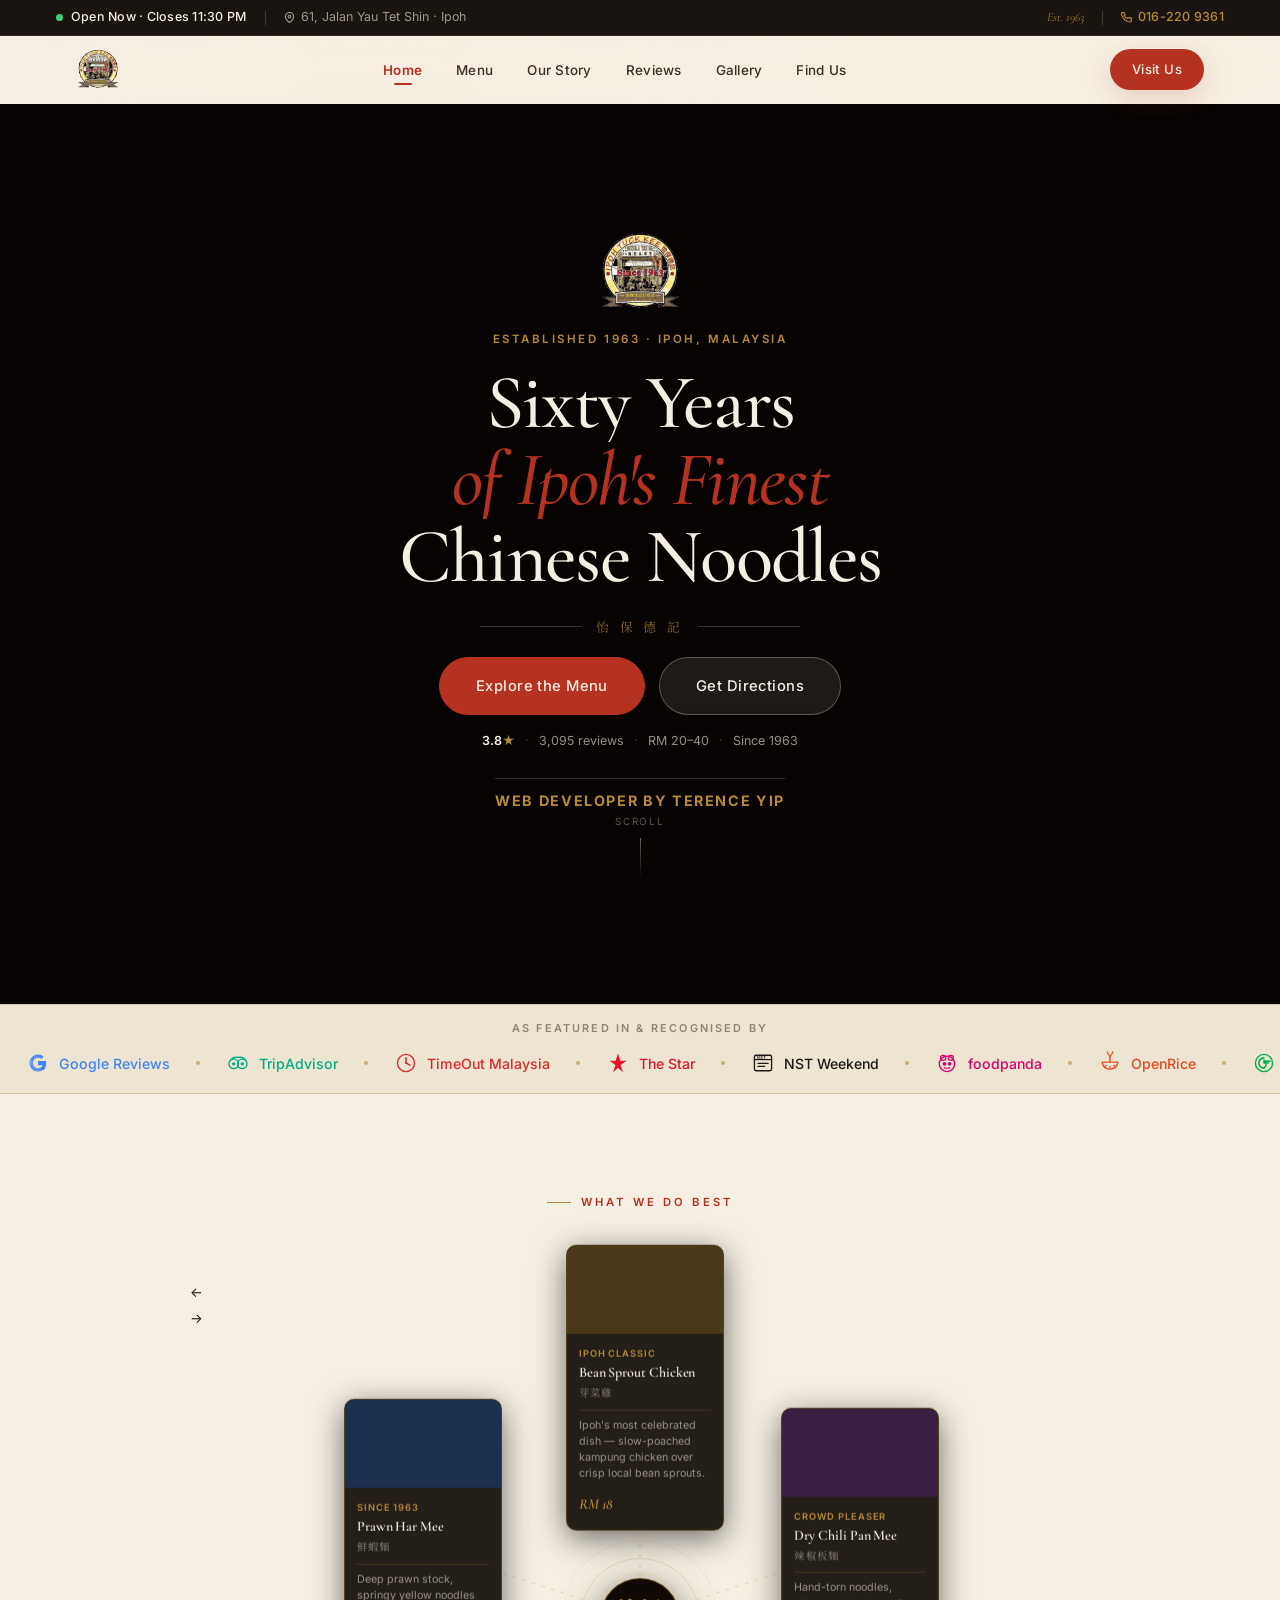
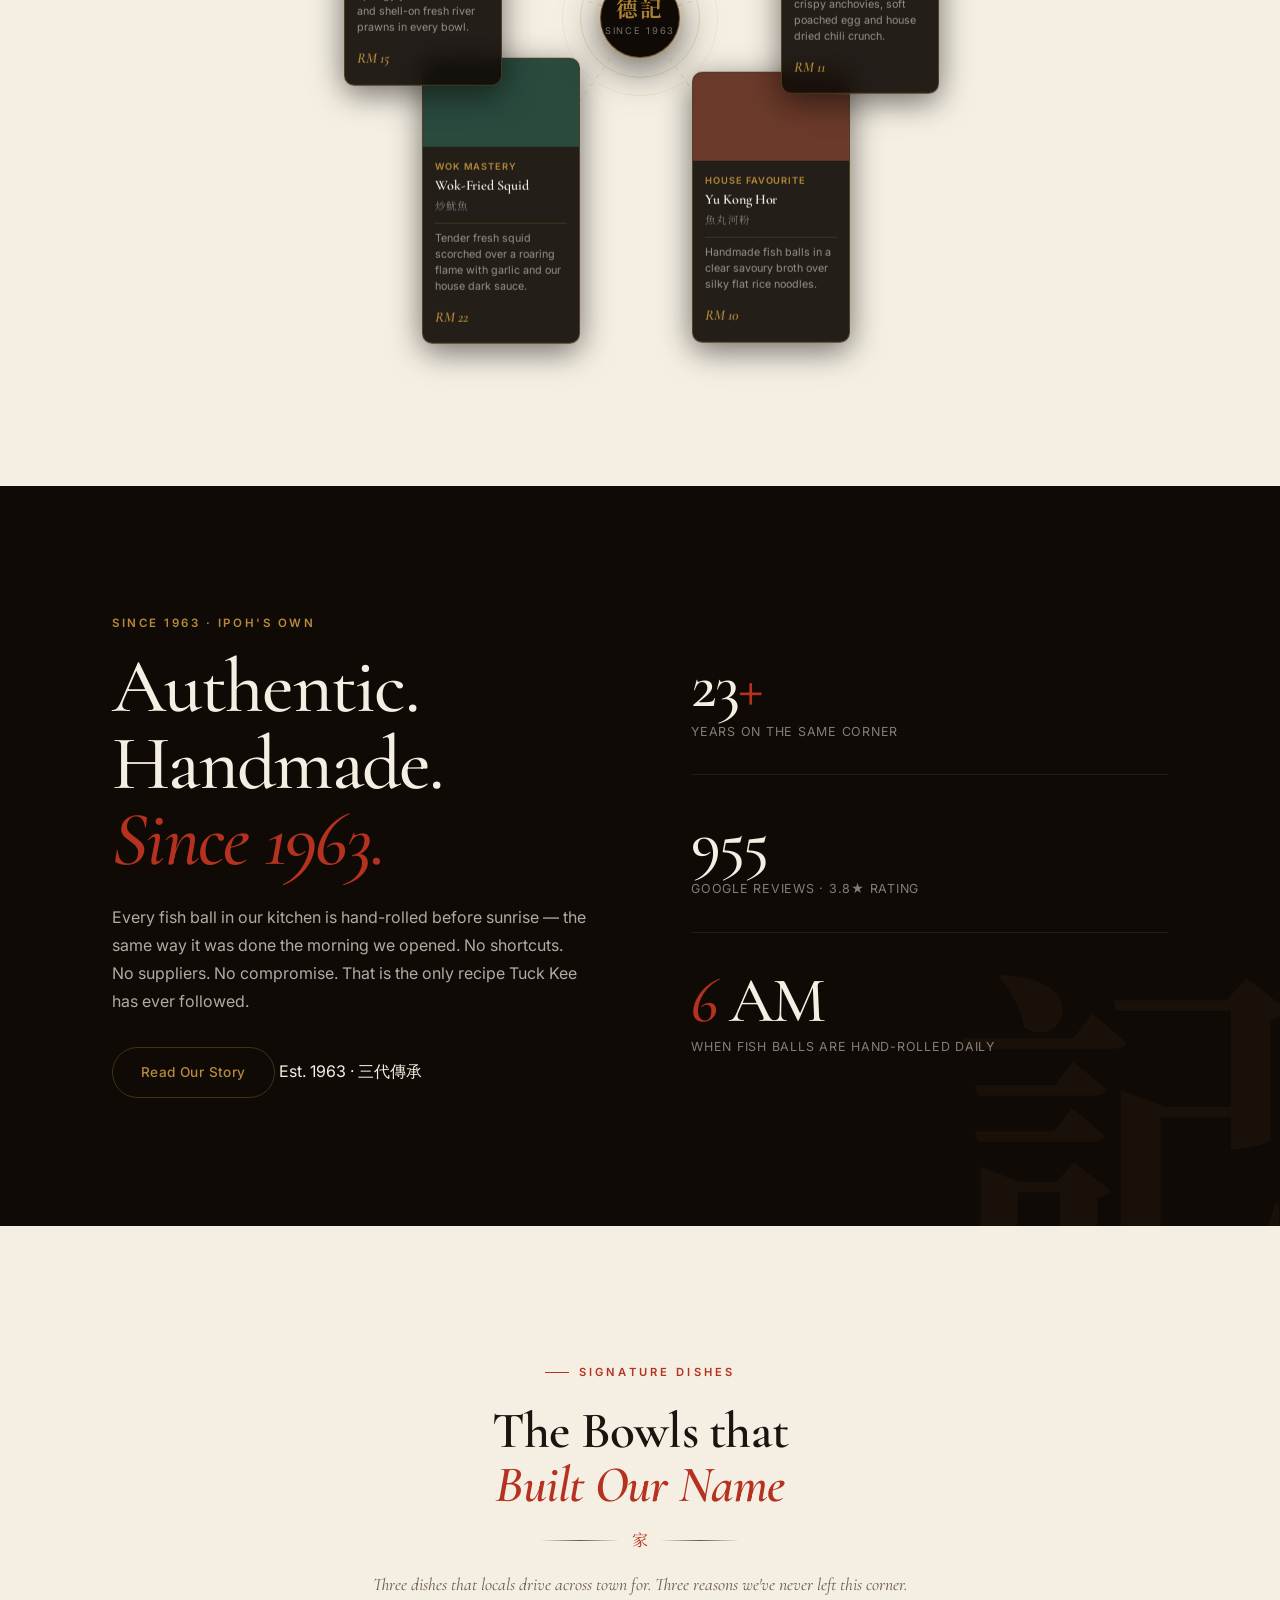
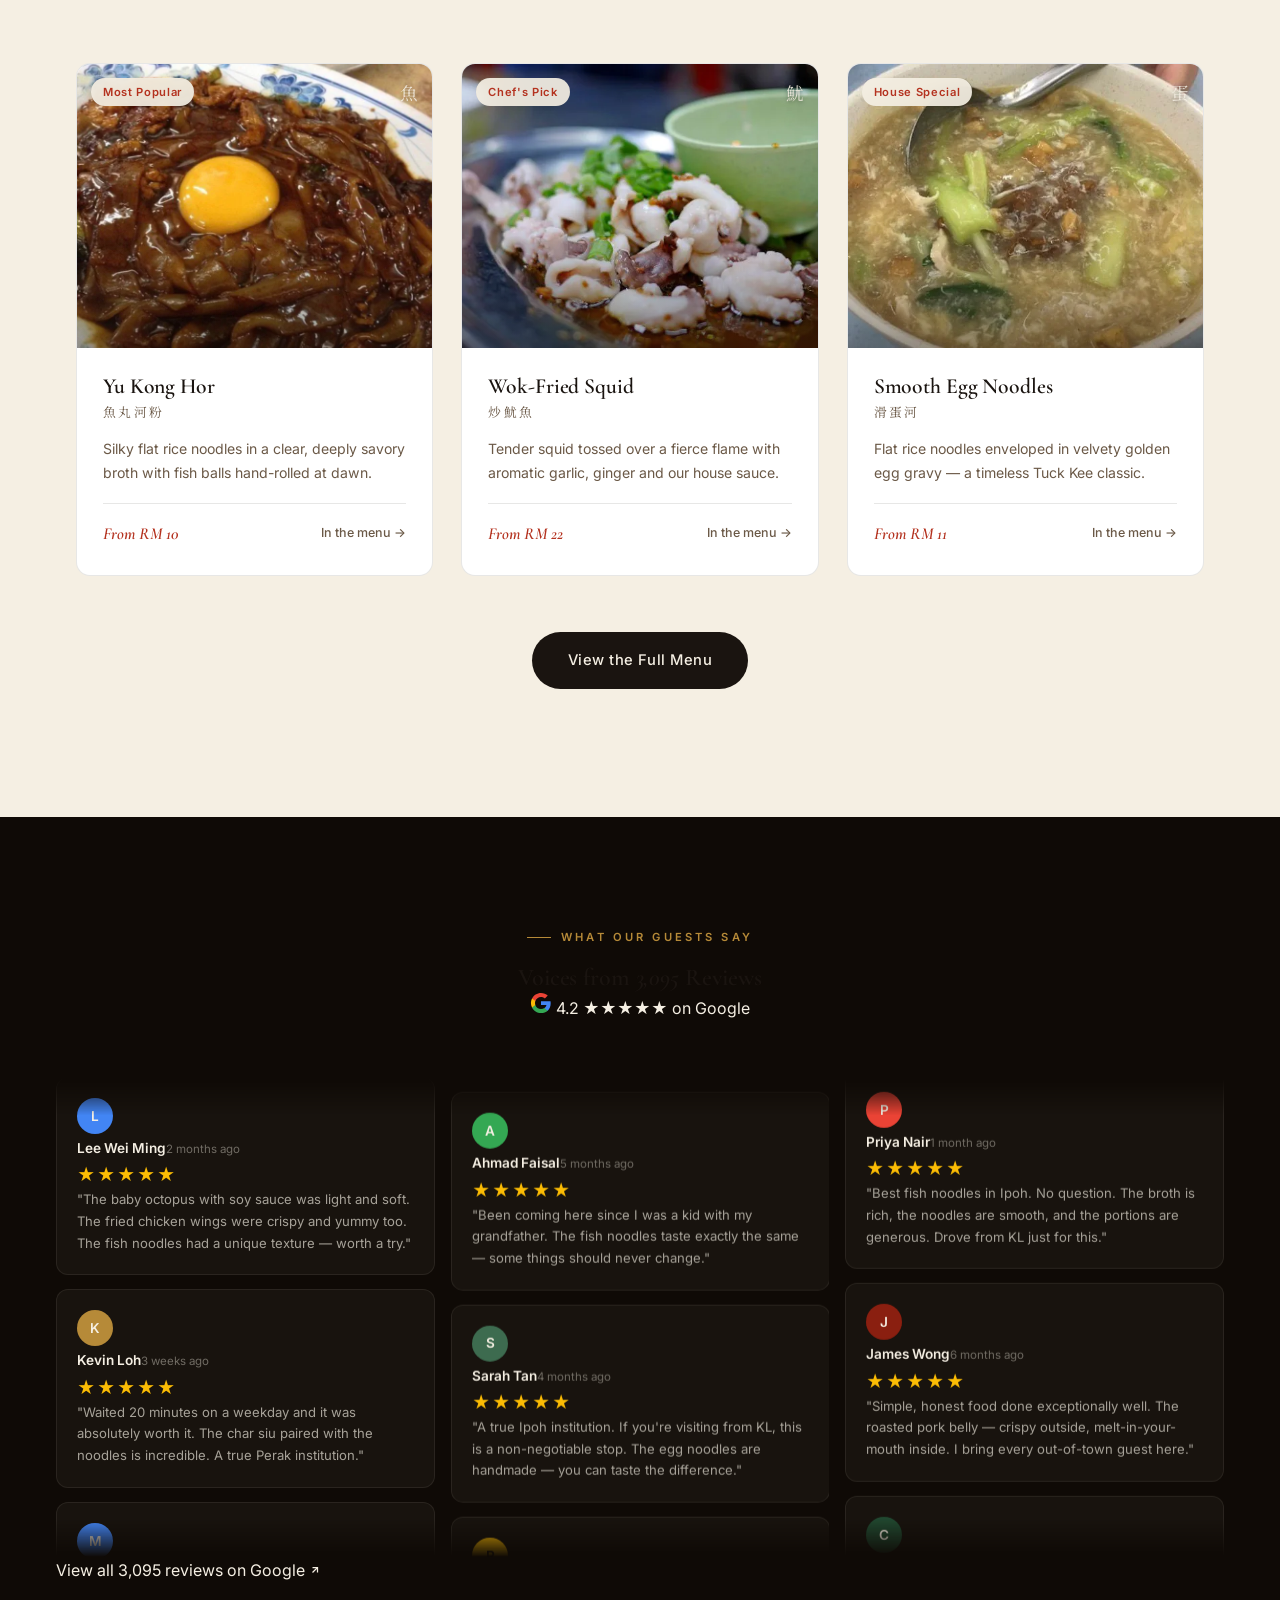
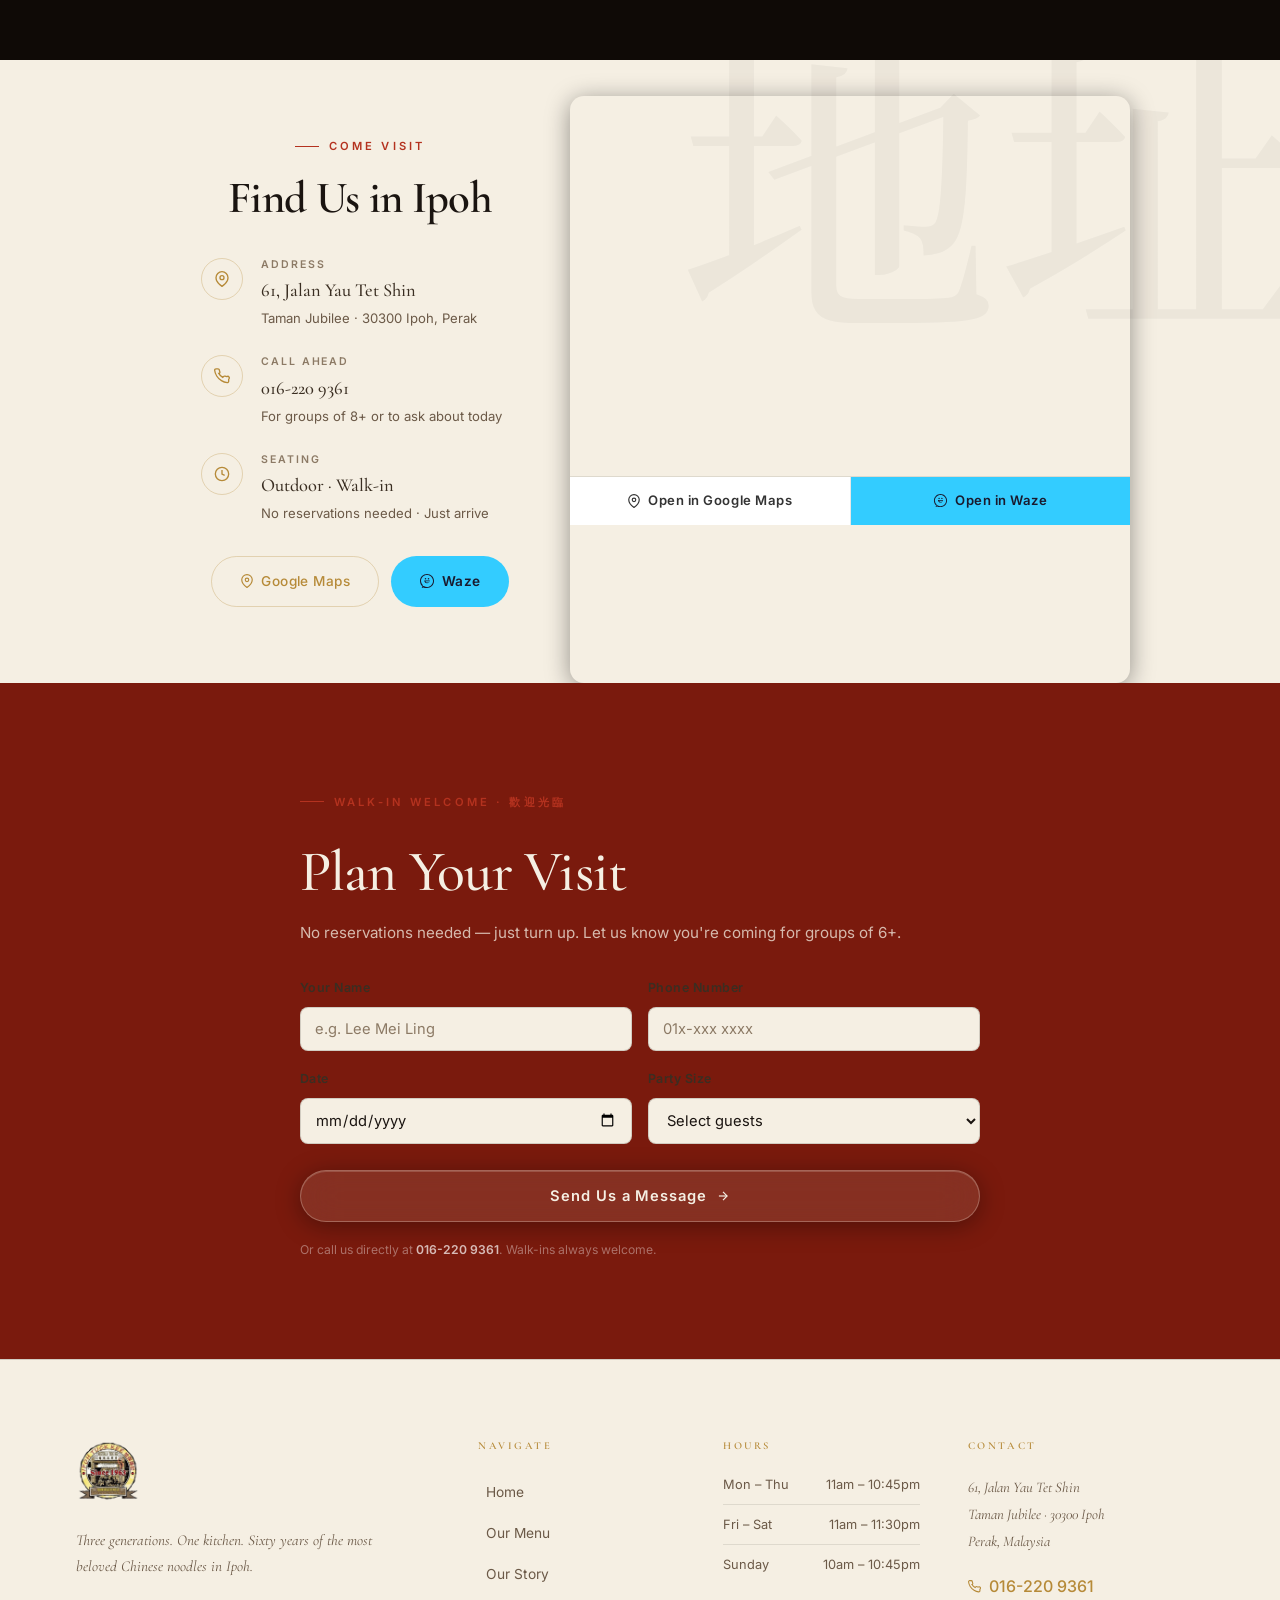
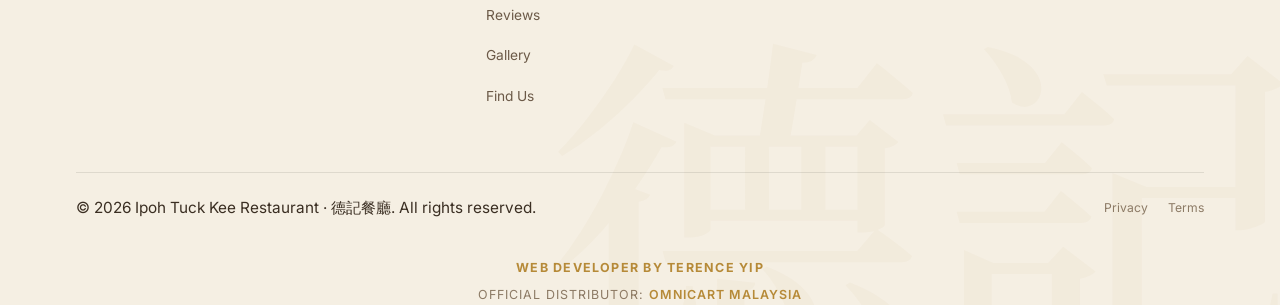
<file: index.html>
<!DOCTYPE html>
<html lang="en">
<head>
  <meta charset="UTF-8">
  <meta name="viewport" content="width=device-width, initial-scale=1.0">
  <meta name="theme-color" content="#1A1410">
  <meta name="description" content="Ipoh Tuck Kee Restaurant — Authentic Chinese noodles since 1963. 61, Jalan Yau Tet Shin, Ipoh. Open daily. Call 016-220 9361.">
  <title>Ipoh Tuck Kee Restaurant · 德記餐廳 · Since 1963</title>
  <!-- Open Graph / WhatsApp preview -->
  <meta property="og:type" content="website">
  <meta property="og:url" content="https://www.tuckkeeipoh.com/">
  <meta property="og:title" content="Ipoh Tuck Kee Restaurant · 德記餐廳 · Since 1963">
  <meta property="og:description" content="Authentic Chinese noodles since 1963. Three generations of handcrafted flavour in the heart of Ipoh.">
  <meta property="og:image" content="https://www.tuckkeeipoh.com/images/logo.png">
  <meta property="og:image:width" content="400">
  <meta property="og:image:height" content="400">
  <meta property="og:site_name" content="Ipoh Tuck Kee Restaurant">
  <meta name="twitter:card" content="summary">
  <meta name="twitter:image" content="https://www.tuckkeeipoh.com/images/logo.png">
  <link rel="preconnect" href="https://fonts.googleapis.com">
  <link rel="preconnect" href="https://fonts.gstatic.com" crossorigin>
  <link href="https://fonts.googleapis.com/css2?family=Cormorant+Garamond:ital,wght@0,400;0,500;0,600;0,700;1,400;1,500;1,600&family=Inter:wght@300;400;500;600;700&family=Noto+Serif+SC:wght@400;500;600&display=swap" rel="stylesheet">
  <link rel="stylesheet" href="css/main.css?v=61">
</head>
<body>

<!-- ── STATUS BAR ─────────────────────────────────────────── -->
<div class="status-bar" role="banner" aria-label="Restaurant status">
  <div class="status-bar-left">
    <span class="status-pulse" id="statusPulse" aria-live="polite">
      <span class="status-pulse-dot" aria-hidden="true"></span>
      <span class="status-pulse-label">Open Now · Closes 10:45 PM</span>
    </span>
    <span class="status-divider" aria-hidden="true"></span>
    <span class="status-addr">
      <svg width="11" height="11" viewBox="0 0 24 24" fill="none" stroke="currentColor" stroke-width="2.5" aria-hidden="true"><path d="M21 10c0 7-9 13-9 13s-9-6-9-13a9 9 0 0 1 18 0z"/><circle cx="12" cy="10" r="3"/></svg>
      61, Jalan Yau Tet Shin · Ipoh
    </span>
  </div>
  <div class="status-bar-right">
    <span class="status-since" aria-hidden="true">Est. 1963</span>
    <span class="status-divider" aria-hidden="true"></span>
    <a href="tel:016-2209361" class="status-phone" aria-label="Call 016 220 9361">
      <svg width="11" height="11" viewBox="0 0 24 24" fill="none" stroke="currentColor" stroke-width="2.5" aria-hidden="true"><path d="M22 16.92v3a2 2 0 0 1-2.18 2 19.79 19.79 0 0 1-8.63-3.07A19.5 19.5 0 0 1 4.07 12a19.79 19.79 0 0 1-3.07-8.67A2 2 0 0 1 3 1.22h3a2 2 0 0 1 2 1.72 12.84 12.84 0 0 0 .7 2.81 2 2 0 0 1-.45 2.11L7.09 8a16 16 0 0 0 6 6l1.27-1.27a2 2 0 0 1 2.11-.45 12.84 12.84 0 0 0 2.81.7A2 2 0 0 1 22 16.92z"/></svg>
      016-220 9361
    </a>
  </div>
</div>

<!-- ── NAV ────────────────────────────────────────────────── -->
<nav class="nav" id="nav" role="navigation" aria-label="Main">
  <div class="nav-inner wrap">
    <a href="index.html" class="nav-logo" aria-label="Ipoh Tuck Kee — Home">
      <img src="images/logo.png" alt="Ipoh Tuck Kee · 怡保德記" class="nav-logo-img" loading="lazy">
    </a>
    <ul class="nav-links" id="navLinks" role="menubar">
      <li><a href="index.html"      class="nav-link active" role="menuitem">Home</a></li>
      <li><a href="menu.html"        class="nav-link" role="menuitem">Menu</a></li>
      <li><a href="story.html"       class="nav-link" role="menuitem">Our Story</a></li>
      <li><a href="reviews.html"     class="nav-link" role="menuitem">Reviews</a></li>
      <li><a href="gallery.html"     class="nav-link" role="menuitem">Gallery</a></li>
      <li><a href="reservation.html" class="nav-link" role="menuitem">Find Us</a></li>
    </ul>
    <div class="nav-right">
      <a href="reservation.html" class="btn btn-cinnabar btn-pill nav-cta">Visit Us</a>
      <button class="nav-burger" id="navBurger" aria-label="Open menu" aria-expanded="false" aria-controls="navLinks">
        <span></span><span></span><span></span>
      </button>
    </div>
  </div>
</nav>

<!-- ── HERO (full-width video + scroll-slice canvas) ───────── -->
<section class="hero-fw" id="heroSection" aria-label="Welcome to Ipoh Tuck Kee">

  <!-- Hidden video source for canvas drawing -->
  <video id="heroVideo" class="hero-video-src" autoplay muted loop playsinline preload="auto" aria-hidden="true">
    <source src="tuckkee.mp4" type="video/mp4">
  </video>

  <!-- Canvas — scroll-slice pixel effect -->
  <canvas id="heroCanvas" class="hero-canvas" aria-hidden="true"></canvas>

  <!-- Centre copy -->
  <div class="hero-fw-copy" id="heroCopy">

    <div class="hero-reveal-item hero-ri-seal">
      <img src="images/logo.png" alt="Ipoh Tuck Kee 怡保德記" class="hero-logo-img" aria-hidden="true">
    </div>

    <div class="hero-copy-text">

      <div class="hero-reveal-item hero-ri-eyebrow">
        <span class="hero-fw-eyebrow">Established 1963 · Ipoh, Malaysia</span>
      </div>

      <h1 class="hero-fw-title">
        <span class="hero-line">
          <span class="hero-line-inner">Sixty Years</span>
        </span>
        <span class="hero-line hero-line-em">
          <span class="hero-line-inner"><em>of Ipoh's Finest</em></span>
        </span>
        <span class="hero-line">
          <span class="hero-line-inner">Chinese Noodles</span>
        </span>
      </h1>

      <div class="hero-divider hero-reveal-item hero-ri-divider" aria-hidden="true">
        <span class="hero-divider-line"></span>
        <span class="hero-divider-zh">怡 保 德 記</span>
        <span class="hero-divider-line"></span>
      </div>

      <div class="hero-reveal-item hero-ri-actions">
        <div class="hero-fw-actions">
          <a href="menu.html"        class="btn btn-glass-primary   btn-lg btn-pill">Explore the Menu</a>
          <a href="reservation.html" class="btn btn-glass-secondary btn-lg btn-pill">Get Directions</a>
        </div>
      </div>

      <div class="hero-reveal-item hero-ri-trust">
        <div class="hero-fw-trust" aria-label="Restaurant highlights">
          <span><strong>3.8</strong><em>★</em></span>
          <span class="hft-sep">·</span>
          <span>3,095 reviews</span>
          <span class="hft-sep">·</span>
          <span>RM 20–40</span>
          <span class="hft-sep">·</span>
          <span>Since 1963</span>
        </div>
      </div>

      <!-- Portfolio credit -->
      <div class="hero-reveal-item hero-ri-credit">
        <p class="hero-portfolio-credit"><strong>Web Developer by Terence Yip</strong></p>
      </div>

      <!-- Scroll indicator -->
      <div class="hero-scroll-hint" aria-hidden="true">
        <span class="hero-scroll-label">Scroll</span>
        <span class="hero-scroll-line"></span>
      </div>

    </div>

  </div>


</section>

<!-- ── PRESS TICKER ────────────────────────────────────────── -->
<section class="press-ticker-section" aria-label="As featured in">
  <p class="press-ticker-label">As Featured In &amp; Recognised By</p>
  <div class="press-ticker-track">
    <div class="press-ticker-inner">

      <!-- Logo: Google Reviews -->
      <div class="ptk-item">
        <div class="ptk-icon" aria-hidden="true">
          <svg viewBox="0 0 28 28" fill="none" xmlns="http://www.w3.org/2000/svg">
            <path d="M23.5 14.27c0-.9-.08-1.77-.22-2.61H14v4.94h5.3a4.53 4.53 0 01-1.97 2.97v2.47h3.19C22.57 20.33 23.5 17.5 23.5 14.27z" fill="currentColor"/>
            <path d="M14 24c2.67 0 4.91-.88 6.55-2.39l-3.2-2.47c-.88.6-2.01.95-3.35.95-2.58 0-4.77-1.74-5.55-4.08H5.17v2.55A9.99 9.99 0 0014 24z" fill="currentColor" opacity=".85"/>
            <path d="M8.45 16.01A6.02 6.02 0 018.2 14c0-.7.12-1.37.25-2.01V9.44H5.17A10 10 0 004 14c0 1.61.39 3.13 1.07 4.49l3.38-2.48z" fill="currentColor" opacity=".7"/>
            <path d="M14 7.91c1.46 0 2.77.5 3.8 1.48L20.6 6.6C18.9 5.04 16.67 4 14 4A9.99 9.99 0 005.17 9.44l3.28 2.55C9.23 9.65 11.42 7.91 14 7.91z" fill="currentColor" opacity=".9"/>
          </svg>
        </div>
        <span class="ptk-name">Google Reviews</span>
      </div>
      <span class="ptk-dot" aria-hidden="true"></span>

      <!-- Logo: TripAdvisor -->
      <div class="ptk-item">
        <div class="ptk-icon" aria-hidden="true">
          <svg viewBox="0 0 28 28" fill="none" xmlns="http://www.w3.org/2000/svg">
            <circle cx="9" cy="15" r="5.5" stroke="currentColor" stroke-width="1.6"/>
            <circle cx="19" cy="15" r="5.5" stroke="currentColor" stroke-width="1.6"/>
            <circle cx="9" cy="15" r="2" fill="currentColor"/>
            <circle cx="19" cy="15" r="2" fill="currentColor"/>
            <path d="M4.5 12A9 9 0 0114 7.5 9 9 0 0123.5 12" stroke="currentColor" stroke-width="1.6" stroke-linecap="round"/>
          </svg>
        </div>
        <span class="ptk-name">TripAdvisor</span>
      </div>
      <span class="ptk-dot" aria-hidden="true"></span>

      <!-- Logo: TimeOut Malaysia -->
      <div class="ptk-item">
        <div class="ptk-icon" aria-hidden="true">
          <svg viewBox="0 0 28 28" fill="none" xmlns="http://www.w3.org/2000/svg">
            <circle cx="14" cy="14" r="10" stroke="currentColor" stroke-width="1.6"/>
            <line x1="14" y1="14" x2="14" y2="8" stroke="currentColor" stroke-width="1.8" stroke-linecap="round"/>
            <line x1="14" y1="14" x2="18.5" y2="16.5" stroke="currentColor" stroke-width="1.8" stroke-linecap="round"/>
            <circle cx="14" cy="14" r="1.2" fill="currentColor"/>
          </svg>
        </div>
        <span class="ptk-name">TimeOut Malaysia</span>
      </div>
      <span class="ptk-dot" aria-hidden="true"></span>

      <!-- Logo: The Star -->
      <div class="ptk-item">
        <div class="ptk-icon" aria-hidden="true">
          <svg viewBox="0 0 28 28" fill="none" xmlns="http://www.w3.org/2000/svg">
            <path d="M14 3l2.7 8.3H24l-7 5.1 2.7 8.3L14 19.6l-5.7 5.1 2.7-8.3-7-5.1h7.3z" fill="currentColor"/>
          </svg>
        </div>
        <span class="ptk-name">The Star</span>
      </div>
      <span class="ptk-dot" aria-hidden="true"></span>

      <!-- Logo: NST Weekend -->
      <div class="ptk-item">
        <div class="ptk-icon" aria-hidden="true">
          <svg viewBox="0 0 28 28" fill="none" xmlns="http://www.w3.org/2000/svg">
            <rect x="4" y="5" width="20" height="18" rx="2" stroke="currentColor" stroke-width="1.6"/>
            <line x1="4" y1="10" x2="24" y2="10" stroke="currentColor" stroke-width="1.4"/>
            <line x1="8" y1="14.5" x2="20" y2="14.5" stroke="currentColor" stroke-width="1.3" stroke-linecap="round"/>
            <line x1="8" y1="18" x2="16" y2="18" stroke="currentColor" stroke-width="1.3" stroke-linecap="round"/>
            <text x="7" y="9.5" font-size="4.5" fill="currentColor" font-family="sans-serif" font-weight="700" letter-spacing="0.5">NST</text>
          </svg>
        </div>
        <span class="ptk-name">NST Weekend</span>
      </div>
      <span class="ptk-dot" aria-hidden="true"></span>

      <!-- Logo: foodpanda -->
      <div class="ptk-item">
        <div class="ptk-icon" aria-hidden="true">
          <svg viewBox="0 0 28 28" fill="none" xmlns="http://www.w3.org/2000/svg">
            <circle cx="14" cy="15" r="9" stroke="currentColor" stroke-width="1.6"/>
            <circle cx="9.5" cy="8" r="3" stroke="currentColor" stroke-width="1.4"/>
            <circle cx="18.5" cy="8" r="3" stroke="currentColor" stroke-width="1.4"/>
            <circle cx="11" cy="15" r="2.2" fill="currentColor"/>
            <circle cx="17" cy="15" r="2.2" fill="currentColor"/>
            <path d="M11 19.5c.8.8 5.2.8 6 0" stroke="currentColor" stroke-width="1.4" stroke-linecap="round"/>
          </svg>
        </div>
        <span class="ptk-name">foodpanda</span>
      </div>
      <span class="ptk-dot" aria-hidden="true"></span>

      <!-- Logo: OpenRice -->
      <div class="ptk-item">
        <div class="ptk-icon" aria-hidden="true">
          <svg viewBox="0 0 28 28" fill="none" xmlns="http://www.w3.org/2000/svg">
            <path d="M5 13c0 0 0 8 9 8s9-8 9-8H5z" stroke="currentColor" stroke-width="1.6" stroke-linejoin="round"/>
            <line x1="14" y1="13" x2="14" y2="6" stroke="currentColor" stroke-width="1.6" stroke-linecap="round"/>
            <path d="M14 6c0 0-3-2-3-5" stroke="currentColor" stroke-width="1.4" stroke-linecap="round"/>
            <path d="M14 6c0 0 3-2 3-5" stroke="currentColor" stroke-width="1.4" stroke-linecap="round"/>
            <circle cx="9" cy="17" r="1" fill="currentColor"/>
            <circle cx="14" cy="18.5" r="1" fill="currentColor"/>
            <circle cx="19" cy="17" r="1" fill="currentColor"/>
          </svg>
        </div>
        <span class="ptk-name">OpenRice</span>
      </div>
      <span class="ptk-dot" aria-hidden="true"></span>

      <!-- Logo: GrabFood -->
      <div class="ptk-item">
        <div class="ptk-icon" aria-hidden="true">
          <svg viewBox="0 0 28 28" fill="none" xmlns="http://www.w3.org/2000/svg">
            <circle cx="14" cy="14" r="10" stroke="currentColor" stroke-width="1.6"/>
            <path d="M19 14h-5v-2h7" stroke="currentColor" stroke-width="1.8" stroke-linecap="round" stroke-linejoin="round"/>
            <path d="M14 8a6 6 0 100 12 6 6 0 000-9.5" stroke="currentColor" stroke-width="1.8" stroke-linecap="round"/>
          </svg>
        </div>
        <span class="ptk-name">GrabFood</span>
      </div>
      <span class="ptk-dot" aria-hidden="true"></span>

      <!-- ── Duplicate set for seamless loop ── -->
      <div class="ptk-item">
        <div class="ptk-icon" aria-hidden="true">
          <svg viewBox="0 0 28 28" fill="none" xmlns="http://www.w3.org/2000/svg">
            <path d="M23.5 14.27c0-.9-.08-1.77-.22-2.61H14v4.94h5.3a4.53 4.53 0 01-1.97 2.97v2.47h3.19C22.57 20.33 23.5 17.5 23.5 14.27z" fill="currentColor"/>
            <path d="M14 24c2.67 0 4.91-.88 6.55-2.39l-3.2-2.47c-.88.6-2.01.95-3.35.95-2.58 0-4.77-1.74-5.55-4.08H5.17v2.55A9.99 9.99 0 0014 24z" fill="currentColor" opacity=".85"/>
            <path d="M8.45 16.01A6.02 6.02 0 018.2 14c0-.7.12-1.37.25-2.01V9.44H5.17A10 10 0 004 14c0 1.61.39 3.13 1.07 4.49l3.38-2.48z" fill="currentColor" opacity=".7"/>
            <path d="M14 7.91c1.46 0 2.77.5 3.8 1.48L20.6 6.6C18.9 5.04 16.67 4 14 4A9.99 9.99 0 005.17 9.44l3.28 2.55C9.23 9.65 11.42 7.91 14 7.91z" fill="currentColor" opacity=".9"/>
          </svg>
        </div>
        <span class="ptk-name">Google Reviews</span>
      </div>
      <span class="ptk-dot" aria-hidden="true"></span>

      <div class="ptk-item">
        <div class="ptk-icon" aria-hidden="true">
          <svg viewBox="0 0 28 28" fill="none" xmlns="http://www.w3.org/2000/svg">
            <circle cx="9" cy="15" r="5.5" stroke="currentColor" stroke-width="1.6"/>
            <circle cx="19" cy="15" r="5.5" stroke="currentColor" stroke-width="1.6"/>
            <circle cx="9" cy="15" r="2" fill="currentColor"/>
            <circle cx="19" cy="15" r="2" fill="currentColor"/>
            <path d="M4.5 12A9 9 0 0114 7.5 9 9 0 0123.5 12" stroke="currentColor" stroke-width="1.6" stroke-linecap="round"/>
          </svg>
        </div>
        <span class="ptk-name">TripAdvisor</span>
      </div>
      <span class="ptk-dot" aria-hidden="true"></span>

      <div class="ptk-item">
        <div class="ptk-icon" aria-hidden="true">
          <svg viewBox="0 0 28 28" fill="none" xmlns="http://www.w3.org/2000/svg">
            <circle cx="14" cy="14" r="10" stroke="currentColor" stroke-width="1.6"/>
            <line x1="14" y1="14" x2="14" y2="8" stroke="currentColor" stroke-width="1.8" stroke-linecap="round"/>
            <line x1="14" y1="14" x2="18.5" y2="16.5" stroke="currentColor" stroke-width="1.8" stroke-linecap="round"/>
            <circle cx="14" cy="14" r="1.2" fill="currentColor"/>
          </svg>
        </div>
        <span class="ptk-name">TimeOut Malaysia</span>
      </div>
      <span class="ptk-dot" aria-hidden="true"></span>

      <div class="ptk-item">
        <div class="ptk-icon" aria-hidden="true">
          <svg viewBox="0 0 28 28" fill="none" xmlns="http://www.w3.org/2000/svg">
            <path d="M14 3l2.7 8.3H24l-7 5.1 2.7 8.3L14 19.6l-5.7 5.1 2.7-8.3-7-5.1h7.3z" fill="currentColor"/>
          </svg>
        </div>
        <span class="ptk-name">The Star</span>
      </div>
      <span class="ptk-dot" aria-hidden="true"></span>

      <div class="ptk-item">
        <div class="ptk-icon" aria-hidden="true">
          <svg viewBox="0 0 28 28" fill="none" xmlns="http://www.w3.org/2000/svg">
            <rect x="4" y="5" width="20" height="18" rx="2" stroke="currentColor" stroke-width="1.6"/>
            <line x1="4" y1="10" x2="24" y2="10" stroke="currentColor" stroke-width="1.4"/>
            <line x1="8" y1="14.5" x2="20" y2="14.5" stroke="currentColor" stroke-width="1.3" stroke-linecap="round"/>
            <line x1="8" y1="18" x2="16" y2="18" stroke="currentColor" stroke-width="1.3" stroke-linecap="round"/>
            <text x="7" y="9.5" font-size="4.5" fill="currentColor" font-family="sans-serif" font-weight="700" letter-spacing="0.5">NST</text>
          </svg>
        </div>
        <span class="ptk-name">NST Weekend</span>
      </div>
      <span class="ptk-dot" aria-hidden="true"></span>

      <div class="ptk-item">
        <div class="ptk-icon" aria-hidden="true">
          <svg viewBox="0 0 28 28" fill="none" xmlns="http://www.w3.org/2000/svg">
            <circle cx="14" cy="15" r="9" stroke="currentColor" stroke-width="1.6"/>
            <circle cx="9.5" cy="8" r="3" stroke="currentColor" stroke-width="1.4"/>
            <circle cx="18.5" cy="8" r="3" stroke="currentColor" stroke-width="1.4"/>
            <circle cx="11" cy="15" r="2.2" fill="currentColor"/>
            <circle cx="17" cy="15" r="2.2" fill="currentColor"/>
            <path d="M11 19.5c.8.8 5.2.8 6 0" stroke="currentColor" stroke-width="1.4" stroke-linecap="round"/>
          </svg>
        </div>
        <span class="ptk-name">foodpanda</span>
      </div>
      <span class="ptk-dot" aria-hidden="true"></span>

      <div class="ptk-item">
        <div class="ptk-icon" aria-hidden="true">
          <svg viewBox="0 0 28 28" fill="none" xmlns="http://www.w3.org/2000/svg">
            <path d="M5 13c0 0 0 8 9 8s9-8 9-8H5z" stroke="currentColor" stroke-width="1.6" stroke-linejoin="round"/>
            <line x1="14" y1="13" x2="14" y2="6" stroke="currentColor" stroke-width="1.6" stroke-linecap="round"/>
            <path d="M14 6c0 0-3-2-3-5" stroke="currentColor" stroke-width="1.4" stroke-linecap="round"/>
            <path d="M14 6c0 0 3-2 3-5" stroke="currentColor" stroke-width="1.4" stroke-linecap="round"/>
            <circle cx="9" cy="17" r="1" fill="currentColor"/>
            <circle cx="14" cy="18.5" r="1" fill="currentColor"/>
            <circle cx="19" cy="17" r="1" fill="currentColor"/>
          </svg>
        </div>
        <span class="ptk-name">OpenRice</span>
      </div>
      <span class="ptk-dot" aria-hidden="true"></span>

      <div class="ptk-item">
        <div class="ptk-icon" aria-hidden="true">
          <svg viewBox="0 0 28 28" fill="none" xmlns="http://www.w3.org/2000/svg">
            <circle cx="14" cy="14" r="10" stroke="currentColor" stroke-width="1.6"/>
            <path d="M19 14h-5v-2h7" stroke="currentColor" stroke-width="1.8" stroke-linecap="round" stroke-linejoin="round"/>
            <path d="M14 8a6 6 0 100 12 6 6 0 000-9.5" stroke="currentColor" stroke-width="1.8" stroke-linecap="round"/>
          </svg>
        </div>
        <span class="ptk-name">GrabFood</span>
      </div>
      <span class="ptk-dot" aria-hidden="true"></span>

    </div>
  </div>
</section>

<!-- ── ORBITAL DISH GALLERY ──────────────────────────────── -->
<section class="orb-section" id="strip" aria-label="Signature dishes">
  <div class="orb-header">
    <span class="eyebrow eyebrow-gold">What We Do Best</span>
  </div>
  <div class="orb-stage">

    <!-- Rotating group: spokes + cards orbit together; hub stays fixed -->
    <div class="orb-ring-group">

      <!-- SVG connector spokes -->
      <svg class="orb-spokes" viewBox="0 0 900 680" preserveAspectRatio="none" aria-hidden="true">
        <line x1="450" y1="340" x2="450" y2="110"/>
        <line x1="450" y1="340" x2="669" y2="269"/>
        <line x1="450" y1="340" x2="585" y2="526"/>
        <line x1="450" y1="340" x2="315" y2="526"/>
        <line x1="450" y1="340" x2="231" y2="269"/>
      </svg>

      <!-- Card 1: Yu Kong Hor (top) -->
      <div class="orb-card oc-1">
        <div class="orb-card-panel"></div>
        <div class="orb-card-body">
          <span class="orb-tag">House Favourite</span>
          <h3 class="orb-name-en">Yu Kong Hor</h3>
          <p class="orb-name-zh">魚丸河粉</p>
          <div class="orb-rule"></div>
          <p class="orb-desc">Handmade fish balls in a clear savoury broth over silky flat rice noodles.</p>
          <span class="orb-price">RM 10</span>
        </div>
      </div>

      <!-- Card 2: Wok-Fried Squid (upper-right) -->
      <div class="orb-card oc-2">
        <div class="orb-card-panel"></div>
        <div class="orb-card-body">
          <span class="orb-tag">Wok Mastery</span>
          <h3 class="orb-name-en">Wok-Fried Squid</h3>
          <p class="orb-name-zh">炒魷魚</p>
          <div class="orb-rule"></div>
          <p class="orb-desc">Tender fresh squid scorched over a roaring flame with garlic and our house dark sauce.</p>
          <span class="orb-price">RM 22</span>
        </div>
      </div>

      <!-- Card 3: Prawn Har Mee (lower-right) -->
      <div class="orb-card oc-3">
        <div class="orb-card-panel"></div>
        <div class="orb-card-body">
          <span class="orb-tag">Since 1963</span>
          <h3 class="orb-name-en">Prawn Har Mee</h3>
          <p class="orb-name-zh">鮮蝦麵</p>
          <div class="orb-rule"></div>
          <p class="orb-desc">Deep prawn stock, springy yellow noodles and shell-on fresh river prawns in every bowl.</p>
          <span class="orb-price">RM 15</span>
        </div>
      </div>

      <!-- Card 4: Bean Sprout Chicken (lower-left) -->
      <div class="orb-card oc-4">
        <div class="orb-card-panel"></div>
        <div class="orb-card-body">
          <span class="orb-tag">Ipoh Classic</span>
          <h3 class="orb-name-en">Bean Sprout Chicken</h3>
          <p class="orb-name-zh">芽菜雞</p>
          <div class="orb-rule"></div>
          <p class="orb-desc">Ipoh's most celebrated dish — slow-poached kampung chicken over crisp local bean sprouts.</p>
          <span class="orb-price">RM 18</span>
        </div>
      </div>

      <!-- Card 5: Dry Chili Pan Mee (upper-left) -->
      <div class="orb-card oc-5">
        <div class="orb-card-panel"></div>
        <div class="orb-card-body">
          <span class="orb-tag">Crowd Pleaser</span>
          <h3 class="orb-name-en">Dry Chili Pan Mee</h3>
          <p class="orb-name-zh">辣椒板麵</p>
          <div class="orb-rule"></div>
          <p class="orb-desc">Hand-torn noodles, crispy anchovies, soft poached egg and house dried chili crunch.</p>
          <span class="orb-price">RM 11</span>
        </div>
      </div>

    </div><!-- /orb-ring-group -->

    <!-- Mobile nav arrows + dots -->
    <div class="orb-mobile-nav">
      <button class="orb-nav-btn orb-nav-prev" aria-label="Previous">&#8592;</button>
      <div class="orb-mobile-hint" aria-hidden="true">
        <span></span><span></span><span></span><span></span><span></span>
      </div>
      <button class="orb-nav-btn orb-nav-next" aria-label="Next">&#8594;</button>
    </div>

    <!-- Center hub — fixed, outside the rotating group -->
    <div class="orb-hub" aria-hidden="true">
      <div class="orb-ring orb-ring-a"></div>
      <div class="orb-ring orb-ring-b"></div>
      <div class="orb-hub-core">
        <span class="orb-hub-char">德記</span>
        <span class="orb-hub-sub">since 1963</span>
      </div>
    </div>

  </div>
</section>
<div style="display:none"><div>

      <!-- Card 1: Yu Kong Hor -->
      <div class="ftk-wrap">
        <div class="ftk-card">
          <span class="ftk-wm" aria-hidden="true">魚</span>
          <div class="ftk-body">
            <div class="ftk-icon" aria-hidden="true"><svg viewBox="0 0 44 44" fill="none" stroke="currentColor" stroke-width="1.7" stroke-linecap="round" stroke-linejoin="round"><path d="M7 21Q7 36 22 38Q37 36 37 21"/><line x1="5" y1="21" x2="39" y2="21"/><path d="M11 25Q15 23 19 25Q23 27 27 25Q31 23 35 25"/><circle cx="15" cy="31" r="2.8"/><circle cx="22" cy="30" r="2.8"/><circle cx="29" cy="31" r="2.8"/><path d="M16 15Q14 12 16 9" opacity=".5"/><path d="M28 15Q26 12 28 9" opacity=".5"/></svg></div>
            <span class="ftk-tag">House Favourite</span>
            <h3 class="ftk-name-en">Yu Kong Hor</h3>
            <p class="ftk-name-zh">魚丸河粉</p>
            <div class="ftk-rule"></div>
            <p class="ftk-desc">Handmade fish balls in a clear savoury broth over silky flat rice noodles.</p>
            <span class="ftk-price">RM 10</span>
          </div>
        </div>
      </div>


      <!-- Card 2: Wok-Fried Squid -->
      <div class="ftk-wrap">
        <div class="ftk-card">
          <span class="ftk-wm" aria-hidden="true">魷</span>
          <div class="ftk-body">
            <div class="ftk-icon" aria-hidden="true"><svg viewBox="0 0 44 44" fill="none" stroke="currentColor" stroke-width="1.7" stroke-linecap="round" stroke-linejoin="round"><ellipse cx="22" cy="17" rx="11" ry="9"/><path d="M22 8Q22 5 22 3"/><path d="M13 25Q11 32 13 39"/><path d="M17 26Q16 33 17 40"/><path d="M22 27Q22 34 22 41"/><path d="M27 26Q28 33 27 40"/><path d="M31 25Q33 32 31 39"/><circle cx="17" cy="15" r="2.2" fill="currentColor" opacity=".45"/><circle cx="27" cy="15" r="2.2" fill="currentColor" opacity=".45"/></svg></div>
            <span class="ftk-tag">Wok Mastery</span>
            <h3 class="ftk-name-en">Wok-Fried Squid</h3>
            <p class="ftk-name-zh">炒魷魚</p>
            <div class="ftk-rule"></div>
            <p class="ftk-desc">Tender fresh squid scorched over a roaring flame with garlic and our house dark sauce.</p>
            <span class="ftk-price">RM 22</span>
          </div>
        </div>
      </div>

      <!-- Card 3: Prawn Har Mee -->
      <div class="ftk-wrap">
        <div class="ftk-card">
          <span class="ftk-wm" aria-hidden="true">蝦</span>
          <div class="ftk-body">
            <div class="ftk-icon" aria-hidden="true"><svg viewBox="0 0 44 44" fill="none" stroke="currentColor" stroke-width="1.7" stroke-linecap="round" stroke-linejoin="round"><path d="M8 30Q10 20 18 14Q26 8 32 12Q38 16 36 26Q34 36 26 40Q18 44 12 38Q8 34 8 30z"/><path d="M14 18Q15 25 12 32" opacity=".4"/><path d="M21 13Q22 20 20 28" opacity=".4"/><path d="M29 14Q30 21 28 29" opacity=".4"/><path d="M8 30Q4 26 4 18"/><path d="M9 26Q5 22 6 14"/><path d="M36 26Q40 22 42 14"/><path d="M35 30Q40 28 42 22"/><path d="M34 34Q40 34 40 28"/><circle cx="10" cy="28" r="2" fill="currentColor" opacity=".5"/></svg></div>
            <span class="ftk-tag">Since 1963</span>
            <h3 class="ftk-name-en">Prawn Har Mee</h3>
            <p class="ftk-name-zh">鮮蝦麵</p>
            <div class="ftk-rule"></div>
            <p class="ftk-desc">Deep prawn stock, springy yellow noodles and shell-on fresh river prawns in every bowl.</p>
            <span class="ftk-price">RM 15</span>
          </div>
        </div>
      </div>

      <!-- Card 4: Bean Sprout Chicken -->
      <div class="ftk-wrap">
        <div class="ftk-card">
          <span class="ftk-wm" aria-hidden="true">雞</span>
          <div class="ftk-body">
            <div class="ftk-icon" aria-hidden="true"><svg viewBox="0 0 44 44" fill="none" stroke="currentColor" stroke-width="1.7" stroke-linecap="round" stroke-linejoin="round"><path d="M17 7Q23 5 28 11Q33 18 28 27Q26 31 22 33Q18 35 14 31Q10 27 12 18Q14 9 17 7z"/><circle cx="21" cy="36" r="3.5"/><line x1="21" y1="33" x2="23" y2="41"/><line x1="31" y1="22" x2="31" y2="10"/><path d="M31 16Q37 12 39 15"/><path d="M31 20Q25 16 25 19"/><circle cx="31" cy="9" r="2.8"/></svg></div>
            <span class="ftk-tag">Ipoh Classic</span>
            <h3 class="ftk-name-en">Bean Sprout Chicken</h3>
            <p class="ftk-name-zh">芽菜雞</p>
            <div class="ftk-rule"></div>
            <p class="ftk-desc">Ipoh's most celebrated dish — slow-poached kampung chicken over crisp local bean sprouts.</p>
            <span class="ftk-price">RM 18</span>
          </div>
        </div>
      </div>

      <!-- Card 5: Dry Chili Pan Mee -->
      <div class="ftk-wrap">
        <div class="ftk-card">
          <span class="ftk-wm" aria-hidden="true">辣</span>
          <div class="ftk-body">
            <div class="ftk-icon" aria-hidden="true"><svg viewBox="0 0 44 44" fill="none" stroke="currentColor" stroke-width="1.7" stroke-linecap="round" stroke-linejoin="round"><path d="M25 5Q32 7 36 14Q40 21 36 30Q32 38 25 39Q18 40 14 33Q10 26 13 17Q17 7 25 5z"/><path d="M25 5Q25 2 27 1"/><path d="M26 4Q32 2 32 7" opacity=".6"/><path d="M20 13Q18 20 20 28" opacity=".35"/><path d="M6 28Q10 26 12 30Q10 34 6 32Q4 30 6 28z"/><circle cx="8" cy="21" r="3.5" stroke-width="1.4"/><circle cx="8" cy="21" r="1.5" fill="currentColor" opacity=".5"/></svg></div>
            <span class="ftk-tag">Crowd Pleaser</span>
            <h3 class="ftk-name-en">Dry Chili Pan Mee</h3>
            <p class="ftk-name-zh">辣椒板麵</p>
            <div class="ftk-rule"></div>
            <p class="ftk-desc">Hand-torn noodles, crispy anchovies, soft poached egg and house dried chili crunch.</p>
            <span class="ftk-price">RM 11</span>
          </div>
        </div>
      </div>

      <!-- ── Duplicate set for seamless loop ── -->
      <div class="ftk-wrap">
        <div class="ftk-card">
          <span class="ftk-wm" aria-hidden="true">魚</span>
          <div class="ftk-body">
            <div class="ftk-icon" aria-hidden="true"><svg viewBox="0 0 44 44" fill="none" stroke="currentColor" stroke-width="1.7" stroke-linecap="round" stroke-linejoin="round"><path d="M7 21Q7 36 22 38Q37 36 37 21"/><line x1="5" y1="21" x2="39" y2="21"/><path d="M11 25Q15 23 19 25Q23 27 27 25Q31 23 35 25"/><circle cx="15" cy="31" r="2.8"/><circle cx="22" cy="30" r="2.8"/><circle cx="29" cy="31" r="2.8"/><path d="M16 15Q14 12 16 9" opacity=".5"/><path d="M28 15Q26 12 28 9" opacity=".5"/></svg></div>
            <span class="ftk-tag">House Favourite</span>
            <h3 class="ftk-name-en">Yu Kong Hor</h3>
            <p class="ftk-name-zh">魚丸河粉</p>
            <div class="ftk-rule"></div>
            <p class="ftk-desc">Handmade fish balls in a clear savoury broth over silky flat rice noodles.</p>
            <span class="ftk-price">RM 10</span>
          </div>
        </div>
      </div>

      <div class="ftk-wrap">
        <div class="ftk-card">
          <span class="ftk-wm" aria-hidden="true">魷</span>
          <div class="ftk-body">
            <div class="ftk-icon" aria-hidden="true"><svg viewBox="0 0 44 44" fill="none" stroke="currentColor" stroke-width="1.7" stroke-linecap="round" stroke-linejoin="round"><ellipse cx="22" cy="17" rx="11" ry="9"/><path d="M22 8Q22 5 22 3"/><path d="M13 25Q11 32 13 39"/><path d="M17 26Q16 33 17 40"/><path d="M22 27Q22 34 22 41"/><path d="M27 26Q28 33 27 40"/><path d="M31 25Q33 32 31 39"/><circle cx="17" cy="15" r="2.2" fill="currentColor" opacity=".45"/><circle cx="27" cy="15" r="2.2" fill="currentColor" opacity=".45"/></svg></div>
            <span class="ftk-tag">Wok Mastery</span>
            <h3 class="ftk-name-en">Wok-Fried Squid</h3>
            <p class="ftk-name-zh">炒魷魚</p>
            <div class="ftk-rule"></div>
            <p class="ftk-desc">Tender fresh squid scorched over a roaring flame with garlic and our house dark sauce.</p>
            <span class="ftk-price">RM 22</span>
          </div>
        </div>
      </div>

      <div class="ftk-wrap">
        <div class="ftk-card">
          <span class="ftk-wm" aria-hidden="true">蝦</span>
          <div class="ftk-body">
            <div class="ftk-icon" aria-hidden="true"><svg viewBox="0 0 44 44" fill="none" stroke="currentColor" stroke-width="1.7" stroke-linecap="round" stroke-linejoin="round"><path d="M8 30Q10 20 18 14Q26 8 32 12Q38 16 36 26Q34 36 26 40Q18 44 12 38Q8 34 8 30z"/><path d="M14 18Q15 25 12 32" opacity=".4"/><path d="M21 13Q22 20 20 28" opacity=".4"/><path d="M29 14Q30 21 28 29" opacity=".4"/><path d="M8 30Q4 26 4 18"/><path d="M9 26Q5 22 6 14"/><path d="M36 26Q40 22 42 14"/><path d="M35 30Q40 28 42 22"/><path d="M34 34Q40 34 40 28"/><circle cx="10" cy="28" r="2" fill="currentColor" opacity=".5"/></svg></div>
            <span class="ftk-tag">Since 1963</span>
            <h3 class="ftk-name-en">Prawn Har Mee</h3>
            <p class="ftk-name-zh">鮮蝦麵</p>
            <div class="ftk-rule"></div>
            <p class="ftk-desc">Deep prawn stock, springy yellow noodles and shell-on fresh river prawns in every bowl.</p>
            <span class="ftk-price">RM 15</span>
          </div>
        </div>
      </div>

      <div class="ftk-wrap">
        <div class="ftk-card">
          <span class="ftk-wm" aria-hidden="true">雞</span>
          <div class="ftk-body">
            <div class="ftk-icon" aria-hidden="true"><svg viewBox="0 0 44 44" fill="none" stroke="currentColor" stroke-width="1.7" stroke-linecap="round" stroke-linejoin="round"><path d="M17 7Q23 5 28 11Q33 18 28 27Q26 31 22 33Q18 35 14 31Q10 27 12 18Q14 9 17 7z"/><circle cx="21" cy="36" r="3.5"/><line x1="21" y1="33" x2="23" y2="41"/><line x1="31" y1="22" x2="31" y2="10"/><path d="M31 16Q37 12 39 15"/><path d="M31 20Q25 16 25 19"/><circle cx="31" cy="9" r="2.8"/></svg></div>
            <span class="ftk-tag">Ipoh Classic</span>
            <h3 class="ftk-name-en">Bean Sprout Chicken</h3>
            <p class="ftk-name-zh">芽菜雞</p>
            <div class="ftk-rule"></div>
            <p class="ftk-desc">Ipoh's most celebrated dish — slow-poached kampung chicken over crisp local bean sprouts.</p>
            <span class="ftk-price">RM 18</span>
          </div>
        </div>
      </div>

      <div class="ftk-wrap">
        <div class="ftk-card">
          <span class="ftk-wm" aria-hidden="true">辣</span>
          <div class="ftk-body">
            <div class="ftk-icon" aria-hidden="true"><svg viewBox="0 0 44 44" fill="none" stroke="currentColor" stroke-width="1.7" stroke-linecap="round" stroke-linejoin="round"><path d="M25 5Q32 7 36 14Q40 21 36 30Q32 38 25 39Q18 40 14 33Q10 26 13 17Q17 7 25 5z"/><path d="M25 5Q25 2 27 1"/><path d="M26 4Q32 2 32 7" opacity=".6"/><path d="M20 13Q18 20 20 28" opacity=".35"/><path d="M6 28Q10 26 12 30Q10 34 6 32Q4 30 6 28z"/><circle cx="8" cy="21" r="3.5" stroke-width="1.4"/><circle cx="8" cy="21" r="1.5" fill="currentColor" opacity=".5"/></svg></div>
            <span class="ftk-tag">Crowd Pleaser</span>
            <h3 class="ftk-name-en">Dry Chili Pan Mee</h3>
            <p class="ftk-name-zh">辣椒板麵</p>
            <div class="ftk-rule"></div>
            <p class="ftk-desc">Hand-torn noodles, crispy anchovies, soft poached egg and house dried chili crunch.</p>
            <span class="ftk-price">RM 11</span>
          </div>
        </div>
      </div>

    </div>
  </div>
</div>

<!-- ── ATMOSPHERIC SECTION ─────────────────────────────────── -->
<section class="atmo-section" aria-labelledby="atmo-h">
  <div class="atmo-bg-char" aria-hidden="true">記</div>
  <div class="atmo-inner wrap">

    <div class="atmo-left">
      <span class="eyebrow eyebrow-gold atmo-reveal atmo-eyebrow">Since 1963 · Ipoh's Own</span>
      <h2 class="atmo-headline" id="atmo-h">
        <span class="atmo-reveal atmo-line-1">Authentic.</span>
        <span class="atmo-reveal atmo-line-2">Handmade.</span>
        <em class="atmo-reveal atmo-line-3">Since 1963.</em>
      </h2>
      <p class="atmo-body atmo-reveal atmo-body">
        Every fish ball in our kitchen is hand-rolled before sunrise — the same way it was done
        the morning we opened. No shortcuts. No suppliers. No compromise.
        That is the only recipe Tuck Kee has ever followed.
      </p>
      <div class="atmo-cta-row atmo-reveal atmo-cta-row">
        <a href="story.html" class="btn btn-ghost-gold btn-pill">Read Our Story</a>
        <span class="atmo-note">Est. 1963 · 三代傳承</span>
      </div>
    </div>

    <div class="atmo-right" aria-label="Key facts">
      <div class="atmo-stat atmo-reveal atmo-stat-0">
        <div class="atmo-stat-val" data-count="60" data-suffix="+">60+</div>
        <div class="atmo-stat-label">Years on the same corner</div>
      </div>
      <div class="atmo-stat atmo-reveal atmo-stat-1">
        <div class="atmo-stat-val" data-count="3095" data-prefix="" data-suffix="">3<em>,</em>095</div>
        <div class="atmo-stat-label">Google Reviews · 3.8★ Rating</div>
      </div>
      <div class="atmo-stat atmo-reveal atmo-stat-2">
        <div class="atmo-stat-val"><em>6</em> AM</div>
        <div class="atmo-stat-label">When fish balls are hand-rolled daily</div>
      </div>
    </div>

  </div>
</section>

<!-- ── SIGNATURE DISHES ───────────────────────────────────── -->
<section class="dishes-section section" aria-labelledby="dishes-h">
  <div class="wrap">
    <div class="section-head">
      <span class="eyebrow sec-reveal sr-1">Signature Dishes</span>
      <h2 id="dishes-h" class="sec-reveal sr-2">The Bowls that<br><em>Built Our Name</em></h2>
      <div class="brushstroke sec-reveal sr-3" aria-hidden="true"><span>家</span></div>
      <p class="section-head-sub sec-reveal sr-4">Three dishes that locals drive across town for. Three reasons we've never left this corner.</p>
    </div>

    <div class="dishes-grid">

      <article class="d-card">
        <div class="d-card-img">
          <div class="d-img-1" style="height:100%"></div>
          <div class="d-card-overlay"><span class="d-card-overlay-label">Explore Dish →</span></div>
          <div class="d-card-badge">Most Popular</div>
          <span class="d-card-zh-mark">魚</span>
        </div>
        <div class="d-card-body">
          <h3 class="d-card-name">Yu Kong Hor</h3>
          <p class="d-card-zh">魚丸河粉</p>
          <p class="d-card-desc">Silky flat rice noodles in a clear, deeply savory broth with fish balls hand-rolled at dawn.</p>
          <div class="d-card-foot">
            <span class="d-card-price">From RM 10</span>
            <a href="menu.html" class="d-card-link">In the menu →</a>
          </div>
        </div>
      </article>

      <article class="d-card">
        <div class="d-card-img">
          <div class="d-img-2" style="height:100%"></div>
          <div class="d-card-overlay"><span class="d-card-overlay-label">Explore Dish →</span></div>
          <div class="d-card-badge">Chef's Pick</div>
          <span class="d-card-zh-mark">魷</span>
        </div>
        <div class="d-card-body">
          <h3 class="d-card-name">Wok-Fried Squid</h3>
          <p class="d-card-zh">炒魷魚</p>
          <p class="d-card-desc">Tender squid tossed over a fierce flame with aromatic garlic, ginger and our house sauce.</p>
          <div class="d-card-foot">
            <span class="d-card-price">From RM 22</span>
            <a href="menu.html" class="d-card-link">In the menu →</a>
          </div>
        </div>
      </article>

      <article class="d-card">
        <div class="d-card-img">
          <div class="d-img-3" style="height:100%"></div>
          <div class="d-card-overlay"><span class="d-card-overlay-label">Explore Dish →</span></div>
          <div class="d-card-badge">House Special</div>
          <span class="d-card-zh-mark">蛋</span>
        </div>
        <div class="d-card-body">
          <h3 class="d-card-name">Smooth Egg Noodles</h3>
          <p class="d-card-zh">滑蛋河</p>
          <p class="d-card-desc">Flat rice noodles enveloped in velvety golden egg gravy — a timeless Tuck Kee classic.</p>
          <div class="d-card-foot">
            <span class="d-card-price">From RM 11</span>
            <a href="menu.html" class="d-card-link">In the menu →</a>
          </div>
        </div>
      </article>

    </div>

    <div class="dishes-cta sec-reveal sr-4">
      <a href="menu.html" class="btn btn-ink btn-lg btn-pill">View the Full Menu</a>
    </div>
  </div>
</section>

<!-- ── GOOGLE REVIEWS VERTICAL SCROLL ─────────────────────── -->
<section class="grev-section" aria-label="Google Reviews">

  <!-- Header -->
  <div class="grev-header">
    <span class="eyebrow eyebrow-gold">What Our Guests Say</span>
    <h2 class="grev-title">Voices from <em>3,095</em> Reviews</h2>
    <div class="grev-agg-row">
      <svg viewBox="0 0 24 24" width="22" height="22" aria-label="Google"><path d="M22.56 12.25c0-.78-.07-1.53-.2-2.25H12v4.26h5.92c-.26 1.37-1.04 2.53-2.21 3.31v2.77h3.57c2.08-1.92 3.28-4.74 3.28-8.09z" fill="#4285F4"/><path d="M12 23c2.97 0 5.46-.98 7.28-2.66l-3.57-2.77c-.98.66-2.23 1.06-3.71 1.06-2.86 0-5.29-1.93-6.16-4.53H2.18v2.84C3.99 20.53 7.7 23 12 23z" fill="#34A853"/><path d="M5.84 14.09c-.22-.66-.35-1.36-.35-2.09s.13-1.43.35-2.09V7.07H2.18C1.43 8.55 1 10.22 1 12s.43 3.45 1.18 4.93l3.66-2.84z" fill="#FBBC05"/><path d="M12 5.38c1.62 0 3.06.56 4.21 1.64l3.15-3.15C17.45 2.09 14.97 1 12 1 7.7 1 3.99 3.47 2.18 7.07l3.66 2.84c.87-2.6 3.3-4.53 6.16-4.53z" fill="#EA4335"/></svg>
      <span class="grev-score-inline">4.2</span>
      <span class="grev-stars-row">★★★★★</span>
      <span class="grev-on-google">on Google</span>
    </div>
  </div>

  <!-- 3-column vertical scroll -->
  <div class="grev-cols-wrap" aria-hidden="true">
    <!-- top + bottom fade masks -->

    <!-- Column 1 — scrolls UP -->
    <div class="grev-col grev-col--up">
      <div class="grev-col-inner">
        <article class="grev-card"><div class="grev-card-top"><div class="grev-avatar" style="--av-bg:#4285F4">L</div><div class="grev-reviewer"><span class="grev-name">Lee Wei Ming</span><span class="grev-date">2 months ago</span></div></div><div class="grev-stars">★★★★★</div><p class="grev-text">"The baby octopus with soy sauce was light and soft. The fried chicken wings were crispy and yummy too. The fish noodles had a unique texture — worth a try."</p></article>
        <article class="grev-card"><div class="grev-card-top"><div class="grev-avatar" style="--av-bg:#B68A38">K</div><div class="grev-reviewer"><span class="grev-name">Kevin Loh</span><span class="grev-date">3 weeks ago</span></div></div><div class="grev-stars">★★★★★</div><p class="grev-text">"Waited 20 minutes on a weekday and it was absolutely worth it. The char siu paired with the noodles is incredible. A true Perak institution."</p></article>
        <article class="grev-card"><div class="grev-card-top"><div class="grev-avatar" style="--av-bg:#4285F4">M</div><div class="grev-reviewer"><span class="grev-name">Mei Lin</span><span class="grev-date">2 weeks ago</span></div></div><div class="grev-stars">★★★★★</div><p class="grev-text">"Three generations of skill in every bowl. My whole family drove from Penang just to eat here — zero regrets. The soup base alone is worth the trip."</p></article>
        <!-- duplicate for seamless loop -->
        <article class="grev-card"><div class="grev-card-top"><div class="grev-avatar" style="--av-bg:#4285F4">L</div><div class="grev-reviewer"><span class="grev-name">Lee Wei Ming</span><span class="grev-date">2 months ago</span></div></div><div class="grev-stars">★★★★★</div><p class="grev-text">"The baby octopus with soy sauce was light and soft. The fried chicken wings were crispy and yummy too. The fish noodles had a unique texture — worth a try."</p></article>
        <article class="grev-card"><div class="grev-card-top"><div class="grev-avatar" style="--av-bg:#B68A38">K</div><div class="grev-reviewer"><span class="grev-name">Kevin Loh</span><span class="grev-date">3 weeks ago</span></div></div><div class="grev-stars">★★★★★</div><p class="grev-text">"Waited 20 minutes on a weekday and it was absolutely worth it. The char siu paired with the noodles is incredible. A true Perak institution."</p></article>
        <article class="grev-card"><div class="grev-card-top"><div class="grev-avatar" style="--av-bg:#4285F4">M</div><div class="grev-reviewer"><span class="grev-name">Mei Lin</span><span class="grev-date">2 weeks ago</span></div></div><div class="grev-stars">★★★★★</div><p class="grev-text">"Three generations of skill in every bowl. My whole family drove from Penang just to eat here — zero regrets. The soup base alone is worth the trip."</p></article>
      </div>
    </div>

    <!-- Column 2 — scrolls DOWN -->
    <div class="grev-col grev-col--down">
      <div class="grev-col-inner">
        <article class="grev-card"><div class="grev-card-top"><div class="grev-avatar" style="--av-bg:#34A853">A</div><div class="grev-reviewer"><span class="grev-name">Ahmad Faisal</span><span class="grev-date">5 months ago</span></div></div><div class="grev-stars">★★★★★</div><p class="grev-text">"Been coming here since I was a kid with my grandfather. The fish noodles taste exactly the same — some things should never change."</p></article>
        <article class="grev-card"><div class="grev-card-top"><div class="grev-avatar" style="--av-bg:#3D6B4F">S</div><div class="grev-reviewer"><span class="grev-name">Sarah Tan</span><span class="grev-date">4 months ago</span></div></div><div class="grev-stars">★★★★★</div><p class="grev-text">"A true Ipoh institution. If you're visiting from KL, this is a non-negotiable stop. The egg noodles are handmade — you can taste the difference."</p></article>
        <article class="grev-card"><div class="grev-card-top"><div class="grev-avatar" style="--av-bg:#FBBC05;color:#1A1410">R</div><div class="grev-reviewer"><span class="grev-name">Raj Kumar</span><span class="grev-date">7 months ago</span></div></div><div class="grev-stars">★★★★★</div><p class="grev-text">"Understated, authentic, unforgettable. No frills, just 60 years of perfected technique. The kind of place that reminds you why food matters."</p></article>
        <!-- duplicate -->
        <article class="grev-card"><div class="grev-card-top"><div class="grev-avatar" style="--av-bg:#34A853">A</div><div class="grev-reviewer"><span class="grev-name">Ahmad Faisal</span><span class="grev-date">5 months ago</span></div></div><div class="grev-stars">★★★★★</div><p class="grev-text">"Been coming here since I was a kid with my grandfather. The fish noodles taste exactly the same — some things should never change."</p></article>
        <article class="grev-card"><div class="grev-card-top"><div class="grev-avatar" style="--av-bg:#3D6B4F">S</div><div class="grev-reviewer"><span class="grev-name">Sarah Tan</span><span class="grev-date">4 months ago</span></div></div><div class="grev-stars">★★★★★</div><p class="grev-text">"A true Ipoh institution. If you're visiting from KL, this is a non-negotiable stop. The egg noodles are handmade — you can taste the difference."</p></article>
        <article class="grev-card"><div class="grev-card-top"><div class="grev-avatar" style="--av-bg:#FBBC05;color:#1A1410">R</div><div class="grev-reviewer"><span class="grev-name">Raj Kumar</span><span class="grev-date">7 months ago</span></div></div><div class="grev-stars">★★★★★</div><p class="grev-text">"Understated, authentic, unforgettable. No frills, just 60 years of perfected technique. The kind of place that reminds you why food matters."</p></article>
      </div>
    </div>

    <!-- Column 3 — scrolls UP (slower) -->
    <div class="grev-col grev-col--up grev-col--slow">
      <div class="grev-col-inner">
        <article class="grev-card"><div class="grev-card-top"><div class="grev-avatar" style="--av-bg:#EA4335">P</div><div class="grev-reviewer"><span class="grev-name">Priya Nair</span><span class="grev-date">1 month ago</span></div></div><div class="grev-stars">★★★★★</div><p class="grev-text">"Best fish noodles in Ipoh. No question. The broth is rich, the noodles are smooth, and the portions are generous. Drove from KL just for this."</p></article>
        <article class="grev-card"><div class="grev-card-top"><div class="grev-avatar" style="--av-bg:#8A1F10">J</div><div class="grev-reviewer"><span class="grev-name">James Wong</span><span class="grev-date">6 months ago</span></div></div><div class="grev-stars">★★★★★</div><p class="grev-text">"Simple, honest food done exceptionally well. The roasted pork belly — crispy outside, melt-in-your-mouth inside. I bring every out-of-town guest here."</p></article>
        <article class="grev-card"><div class="grev-card-top"><div class="grev-avatar" style="--av-bg:#214830">C</div><div class="grev-reviewer"><span class="grev-name">Chong Wai Kit</span><span class="grev-date">3 months ago</span></div></div><div class="grev-stars">★★★★★</div><p class="grev-text">"Outdoor setting, old-school ambience, and the best wonton noodle soup I've had in years. The wonton skins are thin, the filling generous — a masterclass."</p></article>
        <!-- duplicate -->
        <article class="grev-card"><div class="grev-card-top"><div class="grev-avatar" style="--av-bg:#EA4335">P</div><div class="grev-reviewer"><span class="grev-name">Priya Nair</span><span class="grev-date">1 month ago</span></div></div><div class="grev-stars">★★★★★</div><p class="grev-text">"Best fish noodles in Ipoh. No question. The broth is rich, the noodles are smooth, and the portions are generous. Drove from KL just for this."</p></article>
        <article class="grev-card"><div class="grev-card-top"><div class="grev-avatar" style="--av-bg:#8A1F10">J</div><div class="grev-reviewer"><span class="grev-name">James Wong</span><span class="grev-date">6 months ago</span></div></div><div class="grev-stars">★★★★★</div><p class="grev-text">"Simple, honest food done exceptionally well. The roasted pork belly — crispy outside, melt-in-your-mouth inside. I bring every out-of-town guest here."</p></article>
        <article class="grev-card"><div class="grev-card-top"><div class="grev-avatar" style="--av-bg:#214830">C</div><div class="grev-reviewer"><span class="grev-name">Chong Wai Kit</span><span class="grev-date">3 months ago</span></div></div><div class="grev-stars">★★★★★</div><p class="grev-text">"Outdoor setting, old-school ambience, and the best wonton noodle soup I've had in years. The wonton skins are thin, the filling generous — a masterclass."</p></article>
      </div>
    </div>
  </div>

  <!-- Footer CTA -->
  <div class="grev-footer">
    <a href="https://maps.google.com/search?q=Ipoh+Tuck+Kee+Restaurant" target="_blank" rel="noopener noreferrer" class="grev-cta">
      View all 3,095 reviews on Google
      <svg width="12" height="12" viewBox="0 0 24 24" fill="none" stroke="currentColor" stroke-width="2.5" aria-hidden="true"><line x1="7" y1="17" x2="17" y2="7"/><polyline points="7 7 17 7 17 17"/></svg>
    </a>
  </div>

</section>

<!-- ── VISIT SPLIT ────────────────────────────────────────── -->
<section class="visit-split" aria-label="Visit us">

  <div class="visit-dark">
    <div class="visit-dark-wrap">
    <!-- Left: contact info -->
    <div class="visit-dark-info">
      <span class="eyebrow eyebrow-gold vs-reveal vs-r1">Come Visit</span>
      <h2 class="visit-title vs-reveal vs-r2">Find Us in Ipoh</h2>
      <div class="contact-list">
        <div class="contact-row vs-reveal vs-r3">
          <div class="contact-icon-wrap" aria-hidden="true">
            <svg width="16" height="16" viewBox="0 0 24 24" fill="none" stroke="currentColor" stroke-width="2"><path d="M21 10c0 7-9 13-9 13s-9-6-9-13a9 9 0 0 1 18 0z"/><circle cx="12" cy="10" r="3"/></svg>
          </div>
          <div>
            <div class="contact-label">Address</div>
            <div class="contact-val">61, Jalan Yau Tet Shin</div>
            <div class="contact-sub">Taman Jubilee · 30300 Ipoh, Perak</div>
          </div>
        </div>
        <div class="contact-row vs-reveal vs-r4">
          <div class="contact-icon-wrap" aria-hidden="true">
            <svg width="16" height="16" viewBox="0 0 24 24" fill="none" stroke="currentColor" stroke-width="2"><path d="M22 16.92v3a2 2 0 0 1-2.18 2 19.79 19.79 0 0 1-8.63-3.07A19.5 19.5 0 0 1 4.07 12a19.79 19.79 0 0 1-3.07-8.67A2 2 0 0 1 3 1.22h3a2 2 0 0 1 2 1.72 12.84 12.84 0 0 0 .7 2.81 2 2 0 0 1-.45 2.11L7.09 8a16 16 0 0 0 6 6l1.27-1.27a2 2 0 0 1 2.11-.45 12.84 12.84 0 0 0 2.81.7A2 2 0 0 1 22 16.92z"/></svg>
          </div>
          <div>
            <div class="contact-label">Call Ahead</div>
            <a href="tel:016-2209361" class="contact-val">016-220 9361</a>
            <div class="contact-sub">For groups of 8+ or to ask about today</div>
          </div>
        </div>
        <div class="contact-row vs-reveal vs-r5">
          <div class="contact-icon-wrap" aria-hidden="true">
            <svg width="16" height="16" viewBox="0 0 24 24" fill="none" stroke="currentColor" stroke-width="2"><circle cx="12" cy="12" r="10"/><polyline points="12 6 12 12 16 14"/></svg>
          </div>
          <div>
            <div class="contact-label">Seating</div>
            <div class="contact-val">Outdoor · Walk-in</div>
            <div class="contact-sub">No reservations needed · Just arrive</div>
          </div>
        </div>
      </div>
      <div class="visit-nav-btns">
        <a href="https://maps.google.com/?q=Ipoh+Tuck+Kee+Restaurant+61+Jalan+Yau+Tet+Shin" target="_blank" rel="noopener noreferrer" class="btn btn-ghost-gold btn-pill vs-reveal vs-r6">
          <svg width="14" height="14" viewBox="0 0 24 24" fill="none" stroke="currentColor" stroke-width="2"><path d="M21 10c0 7-9 13-9 13s-9-6-9-13a9 9 0 0 1 18 0z"/><circle cx="12" cy="10" r="3"/></svg>
          Google Maps
        </a>
        <a href="https://waze.com/ul?ll=4.5841,101.0829&navigate=yes" target="_blank" rel="noopener noreferrer" class="btn btn-waze btn-pill vs-reveal vs-r6">
          <svg width="16" height="16" viewBox="0 0 32 32" fill="currentColor"><path d="M16 2C8.268 2 2 8.268 2 16c0 4.2 1.74 8.0 4.54 10.74L5.5 30l3.42-1.02A13.93 13.93 0 0 0 16 30c7.732 0 14-6.268 14-14S23.732 2 16 2zm0 2c6.627 0 12 5.373 12 12S22.627 28 16 28a11.93 11.93 0 0 1-6.38-1.84l-.44-.28-2.04.6.62-1.98-.3-.46A11.95 11.95 0 0 1 4 16C4 9.373 9.373 4 16 4zm-3 6a1.5 1.5 0 1 0 0 3 1.5 1.5 0 0 0 0-3zm6 0a1.5 1.5 0 1 0 0 3 1.5 1.5 0 0 0 0-3zm-8.5 5c0 3.038 2.462 5.5 5.5 5.5s5.5-2.462 5.5-5.5H9.5zm2.5 1.5h8c-.414 1.5-1.79 2.5-4 2.5s-3.586-1-4-2.5z"/></svg>
          Waze
        </a>
      </div>
    </div>
    <!-- Right: map -->
    <div class="visit-map-embed vs-reveal vs-r7">
      <iframe
        src="https://maps.google.com/maps?q=61+Jalan+Yau+Tet+Shin+Taman+Jubilee+30300+Ipoh+Perak&t=&z=17&ie=UTF8&iwloc=&output=embed"
        width="100%" height="100%"
        style="border:0;min-height:380px" allowfullscreen="" loading="lazy"
        referrerpolicy="no-referrer-when-downgrade"
        title="Ipoh Tuck Kee Restaurant — 61 Jalan Yau Tet Shin"></iframe>
      <div class="map-nav-btns">
        <a href="https://maps.google.com/?q=61+Jalan+Yau+Tet+Shin+Taman+Jubilee+30300+Ipoh+Perak" target="_blank" rel="noopener noreferrer" class="map-nav-btn map-nav-gmaps">
          <svg width="14" height="14" viewBox="0 0 24 24" fill="none" stroke="currentColor" stroke-width="2"><path d="M21 10c0 7-9 13-9 13s-9-6-9-13a9 9 0 0 1 18 0z"/><circle cx="12" cy="10" r="3"/></svg>
          Open in Google Maps
        </a>
        <a href="https://waze.com/ul?ll=4.5841,101.0829&navigate=yes" target="_blank" rel="noopener noreferrer" class="map-nav-btn map-nav-waze">
          <svg width="15" height="15" viewBox="0 0 32 32" fill="currentColor"><path d="M16 2C8.268 2 2 8.268 2 16c0 4.2 1.74 8.0 4.54 10.74L5.5 30l3.42-1.02A13.93 13.93 0 0 0 16 30c7.732 0 14-6.268 14-14S23.732 2 16 2zm0 2c6.627 0 12 5.373 12 12S22.627 28 16 28a11.93 11.93 0 0 1-6.38-1.84l-.44-.28-2.04.6.62-1.98-.3-.46A11.95 11.95 0 0 1 4 16C4 9.373 9.373 4 16 4zm-3 6a1.5 1.5 0 1 0 0 3 1.5 1.5 0 0 0 0-3zm6 0a1.5 1.5 0 1 0 0 3 1.5 1.5 0 0 0 0-3zm-8.5 5c0 3.038 2.462 5.5 5.5 5.5s5.5-2.462 5.5-5.5H9.5zm2.5 1.5h8c-.414 1.5-1.79 2.5-4 2.5s-3.586-1-4-2.5z"/></svg>
          Open in Waze
        </a>
      </div>
    </div>
    </div><!-- /visit-dark-wrap -->
  </div>

  <div class="visit-form-panel">
    <div class="visit-form-inner">
    <span class="eyebrow vf-reveal vf-r1">Walk-In Welcome · 歡迎光臨</span>
    <h2 class="vf-title vf-reveal vf-r2">Plan Your Visit</h2>
    <p class="vf-sub vf-reveal vf-r3">No reservations needed — just turn up. Let us know you're coming for groups of 6+.</p>

    <form class="visit-form" id="visitForm" novalidate>
      <div class="form-row vf-reveal vf-r4" style="margin-bottom:18px">
        <div class="form-group" style="margin-bottom:0">
          <label class="form-label" for="vf-name">Your Name</label>
          <input class="form-input" id="vf-name" type="text" placeholder="e.g. Lee Mei Ling" autocomplete="name">
        </div>
        <div class="form-group" style="margin-bottom:0">
          <label class="form-label" for="vf-phone">Phone Number</label>
          <input class="form-input" id="vf-phone" type="tel" placeholder="01x-xxx xxxx" autocomplete="tel">
        </div>
      </div>
      <div class="form-row vf-reveal vf-r5" style="margin-bottom:18px">
        <div class="form-group" style="margin-bottom:0">
          <label class="form-label" for="vf-date">Date</label>
          <input class="form-input" id="vf-date" type="date">
        </div>
        <div class="form-group" style="margin-bottom:0">
          <label class="form-label" for="vf-pax">Party Size</label>
          <select class="form-select" id="vf-pax">
            <option value="">Select guests</option>
            <option>1 – 2 guests</option>
            <option>3 – 5 guests</option>
            <option>6 – 10 guests</option>
            <option>11 – 20 guests</option>
            <option>20+ guests</option>
          </select>
        </div>
      </div>
      <button type="submit" class="btn btn-glass btn-lg btn-pill vf-reveal vf-r6" style="width:100%;justify-content:center;margin-top:8px">
        Send Us a Message
        <svg width="14" height="14" viewBox="0 0 24 24" fill="none" stroke="currentColor" stroke-width="2" aria-hidden="true"><line x1="5" y1="12" x2="19" y2="12"/><polyline points="12 5 19 12 12 19"/></svg>
      </button>
    </form>

    <p style="margin-top:18px;font-size:0.76rem;color:rgba(255,255,255,0.38);line-height:1.6;position:relative;z-index:1">
      Or call us directly at <a href="tel:016-2209361" style="color:rgba(255,255,255,0.7);font-weight:600">016-220 9361</a>.
      Walk-ins always welcome.
    </p>
    </div>
  </div>
</section>

<!-- ── FOOTER ─────────────────────────────────────────────── -->
<footer class="footer" role="contentinfo">
  <div class="wrap">
    <div class="footer-top">
      <div class="footer-brand">
        <div class="footer-logo">
          <img src="images/logo.png" alt="Ipoh Tuck Kee" class="footer-logo-img" loading="lazy">
        </div>
        <p class="footer-tagline">
          Three generations. One kitchen. Sixty years of the most beloved Chinese noodles in Ipoh.
        </p>
      </div>

      <nav class="footer-col" aria-label="Site">
        <h4 class="footer-col-title">Navigate</h4>
        <ul class="footer-links">
          <li><a href="index.html">Home</a></li>
          <li><a href="menu.html">Our Menu</a></li>
          <li><a href="story.html">Our Story</a></li>
          <li><a href="reviews.html">Reviews</a></li>
          <li><a href="gallery.html">Gallery</a></li>
          <li><a href="reservation.html">Find Us</a></li>
        </ul>
      </nav>

      <div class="footer-col">
        <h4 class="footer-col-title">Hours</h4>
        <ul class="footer-hours-mini">
          <li class="footer-hr-row"><span>Mon – Thu</span><span>11am – 10:45pm</span></li>
          <li class="footer-hr-row"><span>Fri – Sat</span><span>11am – 11:30pm</span></li>
          <li class="footer-hr-row"><span>Sunday</span><span>10am – 10:45pm</span></li>
        </ul>
      </div>

      <div class="footer-col">
        <h4 class="footer-col-title">Contact</h4>
        <address class="footer-address">
          61, Jalan Yau Tet Shin<br>
          Taman Jubilee · 30300 Ipoh<br>
          Perak, Malaysia
        </address>
        <a href="tel:016-2209361" class="footer-phone">
          <svg width="13" height="13" viewBox="0 0 24 24" fill="none" stroke="currentColor" stroke-width="2"><path d="M22 16.92v3a2 2 0 0 1-2.18 2 19.79 19.79 0 0 1-8.63-3.07A19.5 19.5 0 0 1 4.07 12a19.79 19.79 0 0 1-3.07-8.67A2 2 0 0 1 3 1.22h3a2 2 0 0 1 2 1.72 12.84 12.84 0 0 0 .7 2.81 2 2 0 0 1-.45 2.11L7.09 8a16 16 0 0 0 6 6l1.27-1.27a2 2 0 0 1 2.11-.45 12.84 12.84 0 0 0 2.81.7A2 2 0 0 1 22 16.92z"/></svg>
          016-220 9361
        </a>
      </div>
    </div>

    <div class="footer-bottom">
      <p>© 2026 Ipoh Tuck Kee Restaurant · 德記餐廳. All rights reserved.</p>
      <div class="footer-bottom-links">
        <a href="#">Privacy</a>
        <a href="#">Terms</a>
      </div>
    </div>
    <p class="footer-dev-credit"><strong>Web Developer by Terence Yip</strong></p>
    <p class="footer-distributor-credit">Official Distributor: <a href="https://www.omnicartmalaysia.com" target="_blank" rel="noopener">OmniCart Malaysia</a></p>
  </div>
</footer>


<script src="js/main.js" defer></script>
<script>
(function(){
  var orb   = document.querySelector('.orb-section');
  var stage = orb && orb.querySelector('.orb-stage');
  if(!orb || !stage) return;

  var cards = Array.prototype.slice.call(orb.querySelectorAll('.orb-card'));

  /* On mobile: show as static swipe slider, skip orbital animation */
  if (window.innerWidth <= 768) {
    orb.classList.add('launched');
    var rg = orb.querySelector('.orb-ring-group');
    var dots = orb.querySelectorAll('.orb-mobile-hint span');
    var prevBtn = orb.querySelector('.orb-nav-prev');
    var nextBtn = orb.querySelector('.orb-nav-next');
    var cardEls = orb.querySelectorAll('.orb-card');
    function getActiveIdx() {
      var mid = rg.scrollLeft + rg.offsetWidth / 2;
      var best = 0, bestDist = Infinity;
      cardEls.forEach(function(c, i) {
        var d = Math.abs(c.offsetLeft + c.offsetWidth / 2 - mid);
        if (d < bestDist) { bestDist = d; best = i; }
      });
      return best;
    }
    function updateDots() {
      var idx = getActiveIdx();
      dots.forEach(function(d, i) { d.classList.toggle('active', i === idx); });
    }
    function scrollToCard(idx) {
      var c = cardEls[Math.max(0, Math.min(idx, cardEls.length - 1))];
      rg.scrollTo({ left: c.offsetLeft - (rg.offsetWidth - c.offsetWidth) / 2, behavior: 'smooth' });
    }
    if (prevBtn) prevBtn.addEventListener('click', function() { scrollToCard(getActiveIdx() - 1); });
    if (nextBtn) nextBtn.addEventListener('click', function() { scrollToCard(getActiveIdx() + 1); });
    rg.addEventListener('scroll', updateDots, { passive: true });
    updateDots();
    return;
  }

  /* Pentagon base angles, clockwise from top (-90°) */
  var TWO_PI = Math.PI * 2;
  var baseAngles = [
    -Math.PI / 2,
    -Math.PI / 2 + TWO_PI / 5,
    -Math.PI / 2 + (TWO_PI / 5) * 2,
    -Math.PI / 2 + (TWO_PI / 5) * 3,
    -Math.PI / 2 + (TWO_PI / 5) * 4
  ];

  /* One full clockwise rotation every 40 seconds */
  var PERIOD_MS = 40000;
  var orbitStart = null;
  var paused = false;
  var pausedAt = 0;
  var orbitRunning = false;

  function positionCards(angle) {
    var sw = stage.offsetWidth  || 710;
    var sh = stage.offsetHeight || 680;
    /* Radius scales with stage — max 230px, min keeps cards inside bounds */
    var cardW = cards[0] ? cards[0].offsetWidth : 130;
    var maxR = Math.min(sw / 2 - cardW / 2 - 8, sh / 2 - cardW / 2 - 8, 230);
    var rx = maxR, ry = maxR;
    cards.forEach(function(c, i) {
      var a = baseAngles[i] + angle;
      var leftPct = 50 + (Math.cos(a) * rx / sw * 100);
      var topPct  = 50 + (Math.sin(a) * ry / sh * 100);
      c.style.left = leftPct + '%';
      c.style.top  = topPct  + '%';
    });
  }

  function orbitFrame(ts) {
    if (!orbitRunning) return;
    if (paused) { requestAnimationFrame(orbitFrame); return; }
    if (orbitStart === null) orbitStart = ts;
    var elapsed = ts - orbitStart;
    var angle = (elapsed % PERIOD_MS) / PERIOD_MS * TWO_PI; /* clockwise */
    positionCards(angle);
    requestAnimationFrame(orbitFrame);
  }

  /* Pause on hover so user can read a card */
  cards.forEach(function(c) {
    c.addEventListener('mouseenter', function(){ paused = true; });
    c.addEventListener('mouseleave', function(){ paused = false; });
  });

  function launch() {
    /* Fade cards in */
    orb.classList.add('launched');
    /* Set initial positions before starting loop */
    positionCards(0);
    /* Short delay so fade-in is visible before orbit begins */
    setTimeout(function() {
      orbitRunning = true;
      requestAnimationFrame(orbitFrame);
    }, 900);
  }

  var launched = false;
  function safeOrbLaunch() {
    if (launched) return;
    launched = true;
    launch();
  }

  function orbCheck() {
    var r = orb.getBoundingClientRect();
    if (r.top < window.innerHeight + 200) safeOrbLaunch();
  }

  orbCheck();
  window.addEventListener('scroll', orbCheck, { passive: true });
  setTimeout(safeOrbLaunch, 2000);
})();
</script>

<script>
/* ── ATMO SECTION SCROLL-REVEAL + NUMBER COUNTER ─────────── */
(function(){
  var atmo = document.querySelector('.atmo-section');
  if(!atmo) return;

  function countUp(el, target, duration){
    var start = 0, step = target / (duration / 16);
    var t = setInterval(function(){
      start += step;
      if(start >= target){ start = target; clearInterval(t); }
      el.textContent = Math.round(start).toLocaleString();
    }, 16);
  }

  function launch(){
    /* Force transitions (bypass prefers-reduced-motion) */
    var reveals = atmo.querySelectorAll('.atmo-reveal');
    reveals.forEach(function(el){
      el.style.transitionDuration = '0.7s, 0.7s';
      el.style.transitionTimingFunction = 'ease, cubic-bezier(0.34,1.56,0.64,1)';
    });

    requestAnimationFrame(function(){
      requestAnimationFrame(function(){
        atmo.classList.add('atmo-launched');

        /* Count up stats after their delay */
        var stat0 = atmo.querySelector('.atmo-stat-0 .atmo-stat-val[data-count]');
        var stat1 = atmo.querySelector('.atmo-stat-1 .atmo-stat-val[data-count]');
        if(stat0){
          setTimeout(function(){
            stat0.innerHTML = '<span class="count-num">0</span><em>+</em>';
            countUp(stat0.querySelector('.count-num'), 60, 1200);
          }, 400);
        }
        if(stat1){
          setTimeout(function(){
            stat1.innerHTML = '<span class="count-num">0</span>';
            countUp(stat1.querySelector('.count-num'), 3095, 1400);
          }, 560);
        }
      });
    });
  }

  var launched = false;
  function safeLaunch(){ if(!launched){ launched = true; launch(); } }

  function checkInView(){
    var r = atmo.getBoundingClientRect();
    if(r.top < window.innerHeight && r.bottom > 0) safeLaunch();
  }

  /* Poll every frame until launched — catches all scroll methods */
  function poll(){
    if(launched) return;
    checkInView();
    requestAnimationFrame(poll);
  }

  window.addEventListener('scroll', checkInView, { passive: true });
  window.addEventListener('load', checkInView);
  requestAnimationFrame(poll);
})();
</script>

<script>
/* ── DISHES SECTION SCROLL REVEAL + 3D TILT ──────────────── */
(function(){
  var ds = document.querySelector('.dishes-section');
  if(!ds) return;

  /* Scroll reveal */
  var dsLaunched = false;
  function dsLaunch(){
    if(dsLaunched) return; dsLaunched = true;
    /* Force transitions past prefers-reduced-motion */
    var reveals = ds.querySelectorAll('.sec-reveal, .d-card');
    reveals.forEach(function(el){
      el.style.setProperty('transition-duration','0.85s,0.75s','important');
    });
    ds.classList.add('ds-launched');
  }
  function dsCheck(){ var r=ds.getBoundingClientRect(); if(r.top<window.innerHeight+100) dsLaunch(); }
  function dsPoll(){ if(dsLaunched)return; dsCheck(); requestAnimationFrame(dsPoll); }
  window.addEventListener('scroll', dsCheck, {passive:true});
  window.addEventListener('load', dsCheck);
  setTimeout(dsLaunch, 2500);
  requestAnimationFrame(dsPoll);

  /* 3D magnetic tilt on mouse move */
  var cards = ds.querySelectorAll('.d-card');
  cards.forEach(function(card){
    card.addEventListener('mousemove', function(e){
      var r = card.getBoundingClientRect();
      var x = (e.clientX - r.left) / r.width  - 0.5;  /* -0.5 to 0.5 */
      var y = (e.clientY - r.top)  / r.height - 0.5;
      var tiltX = (-y * 10).toFixed(2);
      var tiltY = ( x * 10).toFixed(2);
      card.style.setProperty('transform',
        'translateY(-10px) scale(1.02) perspective(800px) rotateX('+tiltX+'deg) rotateY('+tiltY+'deg)',
        'important');
    });
    card.addEventListener('mouseleave', function(){
      card.style.removeProperty('transform');
    });
  });
})();
</script>

<script>
/* ── VISIT SPLIT REVEAL ───────────────────────────────────── */
(function(){
  var vs = document.querySelector('.visit-split');
  if(!vs) return;
  var vsLaunched = false;

  function sp(el,p,v){ el.style.setProperty(p,v,'important'); }

  function launch(){
    if(vsLaunched) return;
    vsLaunched = true;

    /* Form panel fade-up (inline !important beats prefers-reduced-motion) */
    var fp = vs.querySelector('.visit-form-panel');
    if(fp){
      sp(fp,'opacity','0');
      sp(fp,'transform','translateY(30px)');
      sp(fp,'transition','none');
      setTimeout(function(){
        sp(fp,'transition','opacity 0.8s ease, transform 0.9s cubic-bezier(0.22,1,0.36,1)');
        setTimeout(function(){ sp(fp,'opacity','1'); sp(fp,'transform','none'); }, 16);
      }, 150);
    }

    /* vf-reveal elements — staggered inline reveal, bypasses CSS transitions */
    var vfDelays = {1:120,2:240,3:360,4:500,5:620,6:740};
    vs.querySelectorAll('.vf-reveal').forEach(function(el){
      sp(el,'opacity','0');
      sp(el,'transform','translateX(40px)');
      sp(el,'transition','none');
      var n = (el.className.match(/vf-r(\d)/)||[])[1];
      var d = n ? (vfDelays[+n] || 0) : 0;
      setTimeout(function(){
        sp(el,'transition','opacity 0.7s ease, transform 0.75s cubic-bezier(0.22,1,0.36,1)');
        setTimeout(function(){ sp(el,'opacity','1'); sp(el,'transform','none'); }, 16);
      }, d);
    });

    /* Lantern glow on title */
    var title = vs.querySelector('.visit-title');
    if(title){
      sp(title,'animation-name','lanternGlow');
      sp(title,'animation-duration','3.6s');
      sp(title,'animation-delay','0.9s');
      sp(title,'animation-timing-function','ease-in-out');
      sp(title,'animation-iteration-count','infinite');
    }

    vs.classList.add('vs-launched','vf-launched');
  }

  function check(){ var r=vs.getBoundingClientRect(); if(r.top<window.innerHeight-60) launch(); }
  function poll(){ if(vsLaunched)return; check(); requestAnimationFrame(poll); }
  window.addEventListener('scroll',check,{passive:true});
  window.addEventListener('load',check);
  setTimeout(launch,3000);
  requestAnimationFrame(poll);
})();
</script>

<script>
/* ── GOOGLE REVIEWS VERTICAL SCROLL (CSS animation — GPU, scroll-proof) ── */
(function(){
  var wrap = document.querySelector('.grev-cols-wrap');
  if(!wrap) return;
  function sp(el,p,v){ el.style.setProperty(p,v,'important'); }

  var upCols   = wrap.querySelectorAll('.grev-col--up:not(.grev-col--slow) .grev-col-inner');
  var downCols = wrap.querySelectorAll('.grev-col--down .grev-col-inner');
  var slowCols = wrap.querySelectorAll('.grev-col--slow .grev-col-inner');

  upCols.forEach(function(c){
    sp(c,'animation','grevScrollUp 22s linear infinite');
    sp(c,'will-change','transform');
  });
  downCols.forEach(function(c){
    sp(c,'animation','grevScrollDown 26s linear infinite');
    sp(c,'will-change','transform');
  });
  slowCols.forEach(function(c){
    sp(c,'animation','grevScrollUp 32s linear infinite');
    sp(c,'will-change','transform');
  });
})();
</script>
<script>
(function(){
  var form = document.getElementById('visitForm');
  if (!form) return;
  form.addEventListener('submit', async function(e){
    e.preventDefault();
    var btn = form.querySelector('[type="submit"]');
    var originalHTML = btn.innerHTML;
    btn.textContent = 'Sending…'; btn.disabled = true;
    try {
      var data = new FormData();
      data.set('name',  document.getElementById('vf-name')?.value  || '');
      data.set('phone', document.getElementById('vf-phone')?.value || '');
      data.set('date',  document.getElementById('vf-date')?.value  || '');
      data.set('guests',document.getElementById('vf-pax')?.value   || '');
      var res = await fetch('https://formspree.io/f/xvznnlbp', {
        method: 'POST', body: data, headers: {'Accept':'application/json'}
      });
      if (res.ok) {
        btn.textContent = '✓ Message Sent!';
        btn.style.background = 'var(--jade, #2e7d4f)';
        form.reset();
      } else {
        btn.innerHTML = originalHTML; btn.disabled = false;
        alert('Something went wrong. Please call us at 016-220 9361.');
      }
    } catch(err) {
      btn.innerHTML = originalHTML; btn.disabled = false;
      alert('Could not send. Please call us at 016-220 9361.');
    }
  });
})();
</script>
</body>
</html>
</file>
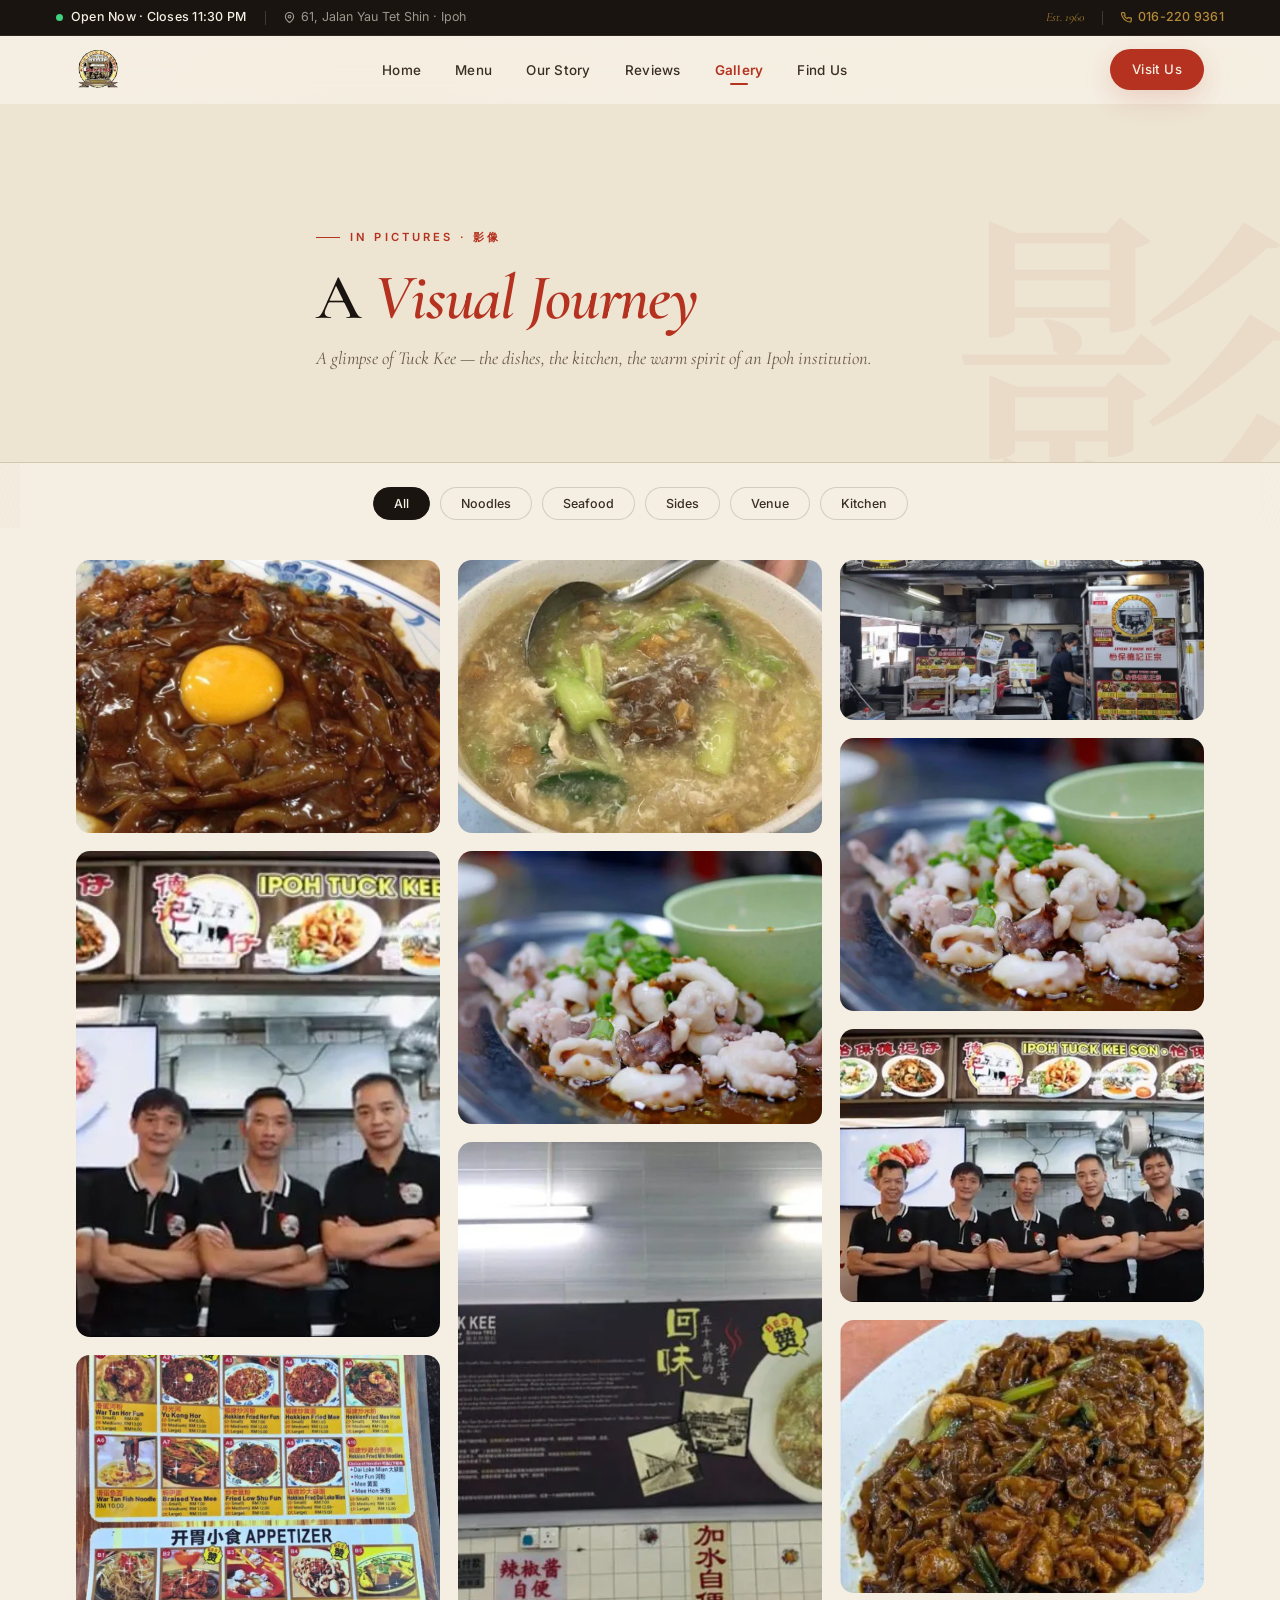
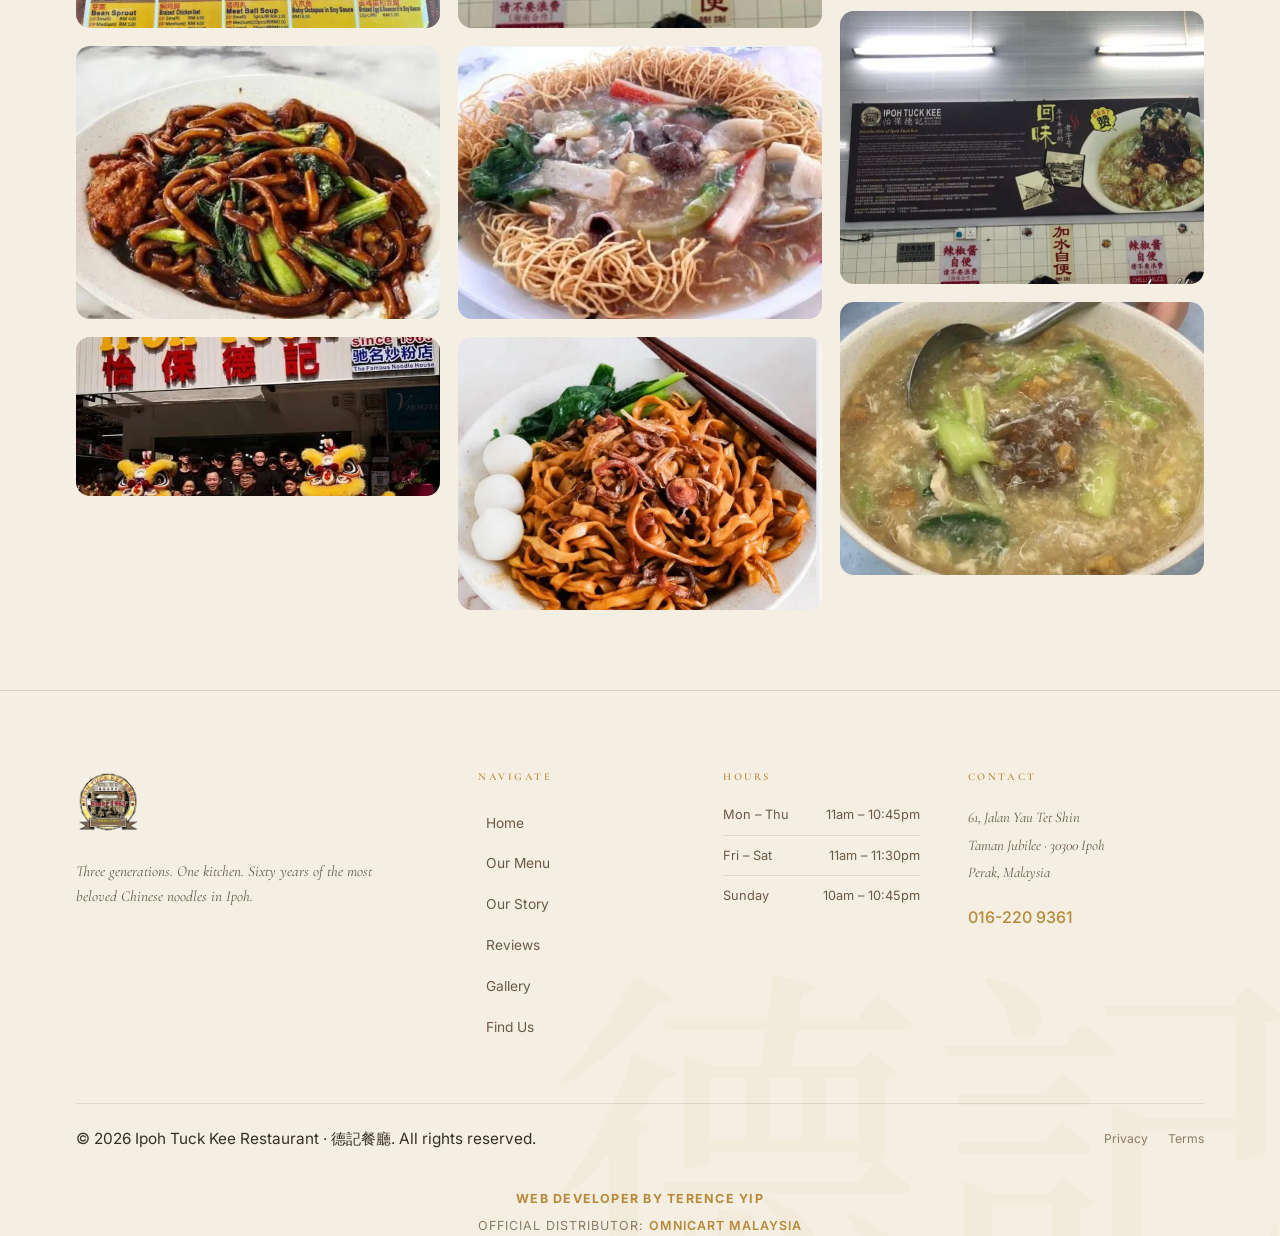
<file: gallery.html>
<!DOCTYPE html>
<html lang="en">
<head>
  <meta charset="UTF-8">
  <meta name="viewport" content="width=device-width, initial-scale=1.0">
  <meta name="theme-color" content="#1A1410">
  <meta name="description" content="Photo gallery of Ipoh Tuck Kee Restaurant — dishes, kitchen, outdoor seating, the spirit of an Ipoh institution.">
  <meta property="og:type" content="website">
  <meta property="og:url" content="https://www.tuckkeeipoh.com/gallery.html">
  <meta property="og:title" content="Gallery · Ipoh Tuck Kee Restaurant · 德記餐廳">
  <meta property="og:description" content="Photos of our dishes, kitchen and outdoor seating — an Ipoh institution since 1963.">
  <meta property="og:image" content="https://www.tuckkeeipoh.com/images/logo.png">
  <meta property="og:site_name" content="Ipoh Tuck Kee Restaurant">
  <meta name="twitter:card" content="summary">
  <meta name="twitter:image" content="https://www.tuckkeeipoh.com/images/logo.png">
  <title>Gallery | Ipoh Tuck Kee Restaurant · 德記餐廳</title>
  <link rel="preconnect" href="https://fonts.googleapis.com">
  <link rel="preconnect" href="https://fonts.gstatic.com" crossorigin>
  <link href="https://fonts.googleapis.com/css2?family=Cormorant+Garamond:ital,wght@0,400;0,500;0,600;0,700;1,400;1,500;1,600&family=Inter:wght@300;400;500;600;700&family=Noto+Serif+SC:wght@400;500;600&display=swap" rel="stylesheet">
  <link rel="stylesheet" href="css/main.css?v=49">
</head>
<body>

<div class="status-bar" role="banner">
  <div class="status-bar-left">
    <span class="status-pulse" id="statusPulse"><span class="status-pulse-dot" aria-hidden="true"></span><span class="status-pulse-label">Open Now · Closes 10:45 PM</span></span>
    <span class="status-divider" aria-hidden="true"></span>
    <span class="status-addr"><svg width="11" height="11" viewBox="0 0 24 24" fill="none" stroke="currentColor" stroke-width="2.5"><path d="M21 10c0 7-9 13-9 13s-9-6-9-13a9 9 0 0 1 18 0z"/><circle cx="12" cy="10" r="3"/></svg>61, Jalan Yau Tet Shin · Ipoh</span>
  </div>
  <div class="status-bar-right">
    <span class="status-since">Est. 1960</span>
    <span class="status-divider" aria-hidden="true"></span>
    <a href="tel:016-2209361" class="status-phone"><svg width="11" height="11" viewBox="0 0 24 24" fill="none" stroke="currentColor" stroke-width="2.5"><path d="M22 16.92v3a2 2 0 0 1-2.18 2 19.79 19.79 0 0 1-8.63-3.07A19.5 19.5 0 0 1 4.07 12a19.79 19.79 0 0 1-3.07-8.67A2 2 0 0 1 3 1.22h3a2 2 0 0 1 2 1.72 12.84 12.84 0 0 0 .7 2.81 2 2 0 0 1-.45 2.11L7.09 8a16 16 0 0 0 6 6l1.27-1.27a2 2 0 0 1 2.11-.45 12.84 12.84 0 0 0 2.81.7A2 2 0 0 1 22 16.92z"/></svg>016-220 9361</a>
  </div>
</div>

<nav class="nav" id="nav">
  <div class="nav-inner wrap">
    <a href="index.html" class="nav-logo" aria-label="Ipoh Tuck Kee — Home">
      <img src="images/logo.png" alt="Ipoh Tuck Kee · 怡保德記" class="nav-logo-img" loading="lazy">
    </a>
    <ul class="nav-links" id="navLinks">
      <li><a href="index.html"      class="nav-link">Home</a></li>
      <li><a href="menu.html"        class="nav-link">Menu</a></li>
      <li><a href="story.html"       class="nav-link">Our Story</a></li>
      <li><a href="reviews.html"     class="nav-link">Reviews</a></li>
      <li><a href="gallery.html"     class="nav-link active">Gallery</a></li>
      <li><a href="reservation.html" class="nav-link">Find Us</a></li>
    </ul>
    <div class="nav-right">
      <a href="reservation.html" class="btn btn-cinnabar btn-pill nav-cta">Visit Us</a>
      <button class="nav-burger" id="navBurger" aria-label="Open menu" aria-expanded="false"><span></span><span></span><span></span></button>
    </div>
  </div>
</nav>

<section class="page-hero" aria-label="Gallery">
  <div class="page-hero-bg-char" aria-hidden="true">影</div>
  <div class="page-hero-inner wrap">
    <span class="eyebrow">In Pictures · 影像</span>
    <h1 class="page-hero-title">A <em>Visual Journey</em></h1>
    <p class="page-hero-sub">A glimpse of Tuck Kee — the dishes, the kitchen, the warm spirit of an Ipoh institution.</p>
  </div>
</section>

<div class="gallery-filter-row wrap" role="group" aria-label="Filter">
  <button class="gal-filter-btn active" data-filter="all">All</button>
  <button class="gal-filter-btn" data-filter="noodles">Noodles</button>
  <button class="gal-filter-btn" data-filter="seafood">Seafood</button>
  <button class="gal-filter-btn" data-filter="sides">Sides</button>
  <button class="gal-filter-btn" data-filter="venue">Venue</button>
  <button class="gal-filter-btn" data-filter="kitchen">Kitchen</button>
</div>

<main class="gal-masonry-wrap">
  <div class="wrap">
    <div class="gal-masonry">

      <div class="gal-item" data-cat="noodles" role="button" tabindex="0"><div class="gal-img gi-yukong-1"></div><div class="gal-overlay"><span class="gal-label">Yu Kong Hor</span><span class="gal-sub">Ipoh's signature fish noodle soup</span></div></div>
      <div class="gal-item gal-item-tall" data-cat="venue" role="button" tabindex="0"><div class="gal-img gi-ext-night"></div><div class="gal-overlay"><span class="gal-label">Outdoor Seating</span><span class="gal-sub">Jalan Yau Tet Shin at dusk</span></div></div>
      <div class="gal-item" data-cat="sides" role="button" tabindex="0"><div class="gal-img gi-wings"></div><div class="gal-overlay"><span class="gal-label">Fried Chicken Wings</span><span class="gal-sub">Crispy, golden, addictive</span></div></div>
      <div class="gal-item" data-cat="seafood" role="button" tabindex="0"><div class="gal-img gi-octopus"></div><div class="gal-overlay"><span class="gal-label">Baby Octopus in Soy</span><span class="gal-sub">Light, soft, deeply flavoured</span></div></div>
      <div class="gal-item gal-item-wide" data-cat="kitchen" role="button" tabindex="0"><div class="gal-img gi-wok"></div><div class="gal-overlay"><span class="gal-label">The Wok</span><span class="gal-sub">Where sixty years of flavour is born</span></div></div>
      <div class="gal-item" data-cat="noodles" role="button" tabindex="0"><div class="gal-img gi-smooth-egg"></div><div class="gal-overlay"><span class="gal-label">Smooth Egg Noodles</span><span class="gal-sub">Velvety golden gravy</span></div></div>
      <div class="gal-item" data-cat="seafood" role="button" tabindex="0"><div class="gal-img gi-squid"></div><div class="gal-overlay"><span class="gal-label">Wok-Fried Squid</span><span class="gal-sub">Char-kissed, intensely umami</span></div></div>
      <div class="gal-item gal-item-tall" data-cat="venue" role="button" tabindex="0"><div class="gal-img gi-street"></div><div class="gal-overlay"><span class="gal-label">Street Frontage</span><span class="gal-sub">61, Jalan Yau Tet Shin · Since 1960</span></div></div>
      <div class="gal-item" data-cat="noodles" role="button" tabindex="0"><div class="gal-img gi-wonton"></div><div class="gal-overlay"><span class="gal-label">Wonton Noodle Soup</span><span class="gal-sub">Classic Cantonese comfort</span></div></div>
      <div class="gal-item" data-cat="sides" role="button" tabindex="0"><div class="gal-img gi-ytf"></div><div class="gal-overlay"><span class="gal-label">Yong Tau Foo</span><span class="gal-sub">An Ipoh street food legend</span></div></div>
      <div class="gal-item gal-item-wide" data-cat="kitchen" role="button" tabindex="0"><div class="gal-img gi-fishballs"></div><div class="gal-overlay"><span class="gal-label">Fish Ball Making</span><span class="gal-sub">Handcrafted every morning at 6am</span></div></div>
      <div class="gal-item" data-cat="seafood" role="button" tabindex="0"><div class="gal-img gi-prawn"></div><div class="gal-overlay"><span class="gal-label">Butter Prawns</span><span class="gal-sub">Luxuriously rich, curry leaf perfumed</span></div></div>
      <div class="gal-item" data-cat="venue" role="button" tabindex="0"><div class="gal-img gi-evening"></div><div class="gal-overlay"><span class="gal-label">Evening Rush</span><span class="gal-sub">The best time to visit Tuck Kee</span></div></div>
      <div class="gal-item" data-cat="noodles" role="button" tabindex="0"><div class="gal-img gi-char-kway"></div><div class="gal-overlay"><span class="gal-label">Char Kway Teow</span><span class="gal-sub">Smoky wok hei in every strand</span></div></div>
      <div class="gal-item" data-cat="kitchen" role="button" tabindex="0"><div class="gal-img gi-family"></div><div class="gal-overlay"><span class="gal-label">The Family</span><span class="gal-sub">Three generations, one kitchen</span></div></div>
      <div class="gal-item" data-cat="sides" role="button" tabindex="0"><div class="gal-img gi-beansprout"></div><div class="gal-overlay"><span class="gal-label">Ipoh Bean Sprouts</span><span class="gal-sub">A regional treasure</span></div></div>

    </div>
  </div>
</main>

<!-- LIGHTBOX -->
<div class="lightbox" id="lightbox" role="dialog" aria-modal="true" aria-hidden="true">
  <button class="lb-close" id="lbClose" aria-label="Close"><svg width="24" height="24" viewBox="0 0 24 24" fill="none" stroke="currentColor" stroke-width="2.5"><line x1="18" y1="6" x2="6" y2="18"/><line x1="6" y1="6" x2="18" y2="18"/></svg></button>
  <div class="lb-img-area" id="lbImgArea"></div>
  <div class="lb-caption" id="lbCaption"></div>
  <p class="lb-hint" aria-hidden="true">Press Esc or click outside to close</p>
</div>

<footer class="footer" role="contentinfo">
  <div class="wrap">
    <div class="footer-top">
      <div class="footer-brand">
        <div class="footer-logo">
          <img src="images/logo.png" alt="Ipoh Tuck Kee" class="footer-logo-img" loading="lazy">
        </div>
        <p class="footer-tagline">Three generations. One kitchen. Sixty years of the most beloved Chinese noodles in Ipoh.</p>
      </div>
      <nav class="footer-col">
        <h4 class="footer-col-title">Navigate</h4>
        <ul class="footer-links">
          <li><a href="index.html">Home</a></li>
          <li><a href="menu.html">Our Menu</a></li>
          <li><a href="story.html">Our Story</a></li>
          <li><a href="reviews.html">Reviews</a></li>
          <li><a href="gallery.html">Gallery</a></li>
          <li><a href="reservation.html">Find Us</a></li>
        </ul>
      </nav>
      <div class="footer-col">
        <h4 class="footer-col-title">Hours</h4>
        <ul class="footer-hours-mini">
          <li class="footer-hr-row"><span>Mon – Thu</span><span>11am – 10:45pm</span></li>
          <li class="footer-hr-row"><span>Fri – Sat</span><span>11am – 11:30pm</span></li>
          <li class="footer-hr-row"><span>Sunday</span><span>10am – 10:45pm</span></li>
        </ul>
      </div>
      <div class="footer-col">
        <h4 class="footer-col-title">Contact</h4>
        <address class="footer-address">61, Jalan Yau Tet Shin<br>Taman Jubilee · 30300 Ipoh<br>Perak, Malaysia</address>
        <a href="tel:016-2209361" class="footer-phone">016-220 9361</a>
      </div>
    </div>
    <div class="footer-bottom">
      <p>© 2026 Ipoh Tuck Kee Restaurant · 德記餐廳. All rights reserved.</p>
      <div class="footer-bottom-links"><a href="#">Privacy</a><a href="#">Terms</a></div>
    </div>
    <p class="footer-dev-credit"><strong>Web Developer by Terence Yip</strong></p>
    <p class="footer-distributor-credit">Official Distributor: <a href="https://www.omnicartmalaysia.com" target="_blank" rel="noopener">OmniCart Malaysia</a></p>
  </div>
</footer>

<script src="js/main.js" defer></script>
</body>
</html>
</file>
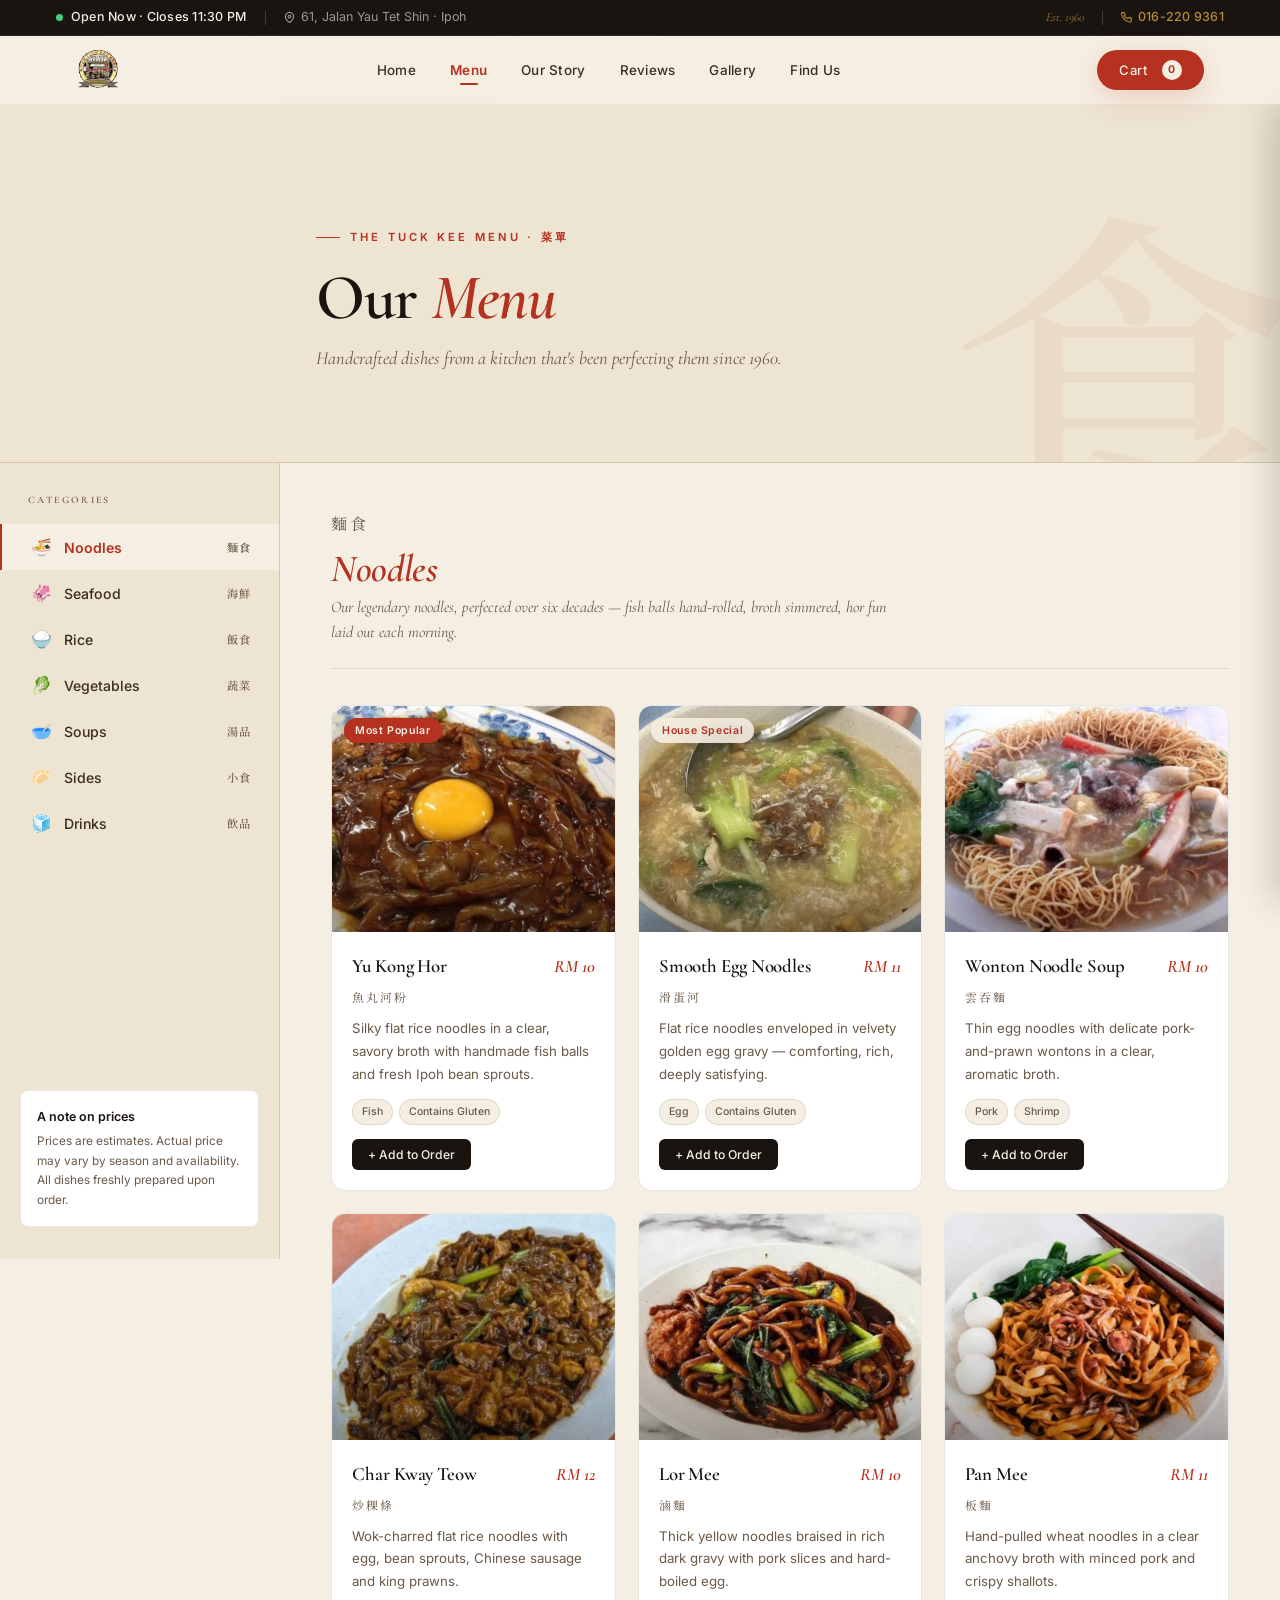
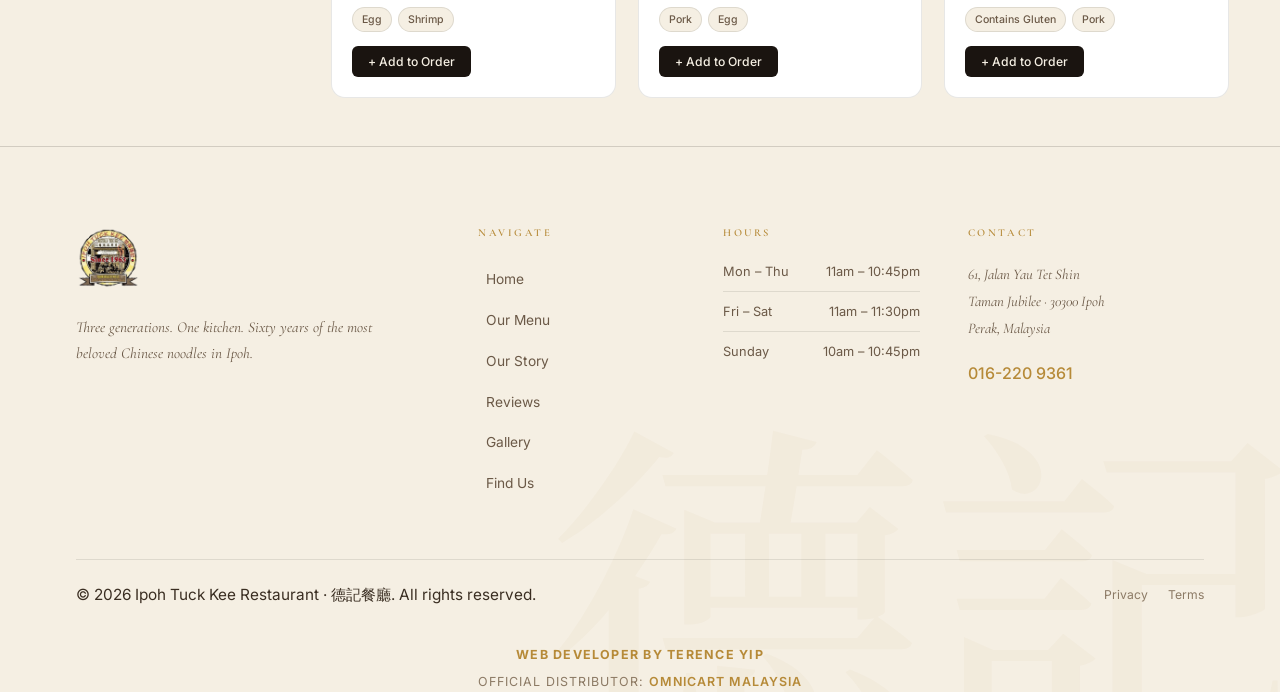
<file: menu.html>
<!DOCTYPE html>
<html lang="en">
<head>
  <meta charset="UTF-8">
  <meta name="viewport" content="width=device-width, initial-scale=1.0">
  <meta name="theme-color" content="#1A1410">
  <meta name="description" content="The full menu of Ipoh Tuck Kee Restaurant — noodles, seafood, rice, vegetables, soups and drinks. Handcrafted since 1960.">
  <meta property="og:type" content="website">
  <meta property="og:url" content="https://www.tuckkeeipoh.com/menu.html">
  <meta property="og:title" content="Menu · Ipoh Tuck Kee Restaurant · 德記餐廳">
  <meta property="og:description" content="Noodles, seafood, rice, soups and more — handcrafted in our Ipoh kitchen since 1963.">
  <meta property="og:image" content="https://www.tuckkeeipoh.com/images/logo.png">
  <meta property="og:site_name" content="Ipoh Tuck Kee Restaurant">
  <meta name="twitter:card" content="summary">
  <meta name="twitter:image" content="https://www.tuckkeeipoh.com/images/logo.png">
  <title>Menu | Ipoh Tuck Kee Restaurant · 德記餐廳</title>
  <link rel="preconnect" href="https://fonts.googleapis.com">
  <link rel="preconnect" href="https://fonts.gstatic.com" crossorigin>
  <link href="https://fonts.googleapis.com/css2?family=Cormorant+Garamond:ital,wght@0,400;0,500;0,600;0,700;1,400;1,500;1,600&family=Inter:wght@300;400;500;600;700&family=Noto+Serif+SC:wght@400;500;600&display=swap" rel="stylesheet">
  <link rel="stylesheet" href="css/main.css?v=52">
</head>
<body>

<div class="status-bar" role="banner">
  <div class="status-bar-left">
    <span class="status-pulse" id="statusPulse"><span class="status-pulse-dot" aria-hidden="true"></span><span class="status-pulse-label">Open Now · Closes 10:45 PM</span></span>
    <span class="status-divider" aria-hidden="true"></span>
    <span class="status-addr"><svg width="11" height="11" viewBox="0 0 24 24" fill="none" stroke="currentColor" stroke-width="2.5" aria-hidden="true"><path d="M21 10c0 7-9 13-9 13s-9-6-9-13a9 9 0 0 1 18 0z"/><circle cx="12" cy="10" r="3"/></svg>61, Jalan Yau Tet Shin · Ipoh</span>
  </div>
  <div class="status-bar-right">
    <span class="status-since" aria-hidden="true">Est. 1960</span>
    <span class="status-divider" aria-hidden="true"></span>
    <a href="tel:016-2209361" class="status-phone"><svg width="11" height="11" viewBox="0 0 24 24" fill="none" stroke="currentColor" stroke-width="2.5" aria-hidden="true"><path d="M22 16.92v3a2 2 0 0 1-2.18 2 19.79 19.79 0 0 1-8.63-3.07A19.5 19.5 0 0 1 4.07 12a19.79 19.79 0 0 1-3.07-8.67A2 2 0 0 1 3 1.22h3a2 2 0 0 1 2 1.72 12.84 12.84 0 0 0 .7 2.81 2 2 0 0 1-.45 2.11L7.09 8a16 16 0 0 0 6 6l1.27-1.27a2 2 0 0 1 2.11-.45 12.84 12.84 0 0 0 2.81.7A2 2 0 0 1 22 16.92z"/></svg>016-220 9361</a>
  </div>
</div>

<nav class="nav" id="nav" role="navigation" aria-label="Main">
  <div class="nav-inner wrap">
    <a href="index.html" class="nav-logo" aria-label="Ipoh Tuck Kee — Home">
      <img src="images/logo.png" alt="Ipoh Tuck Kee · 怡保德記" class="nav-logo-img" loading="lazy">
    </a>
    <ul class="nav-links" id="navLinks">
      <li><a href="index.html"      class="nav-link">Home</a></li>
      <li><a href="menu.html"        class="nav-link active">Menu</a></li>
      <li><a href="story.html"       class="nav-link">Our Story</a></li>
      <li><a href="reviews.html"     class="nav-link">Reviews</a></li>
      <li><a href="gallery.html"     class="nav-link">Gallery</a></li>
      <li><a href="reservation.html" class="nav-link">Find Us</a></li>
    </ul>
    <div class="nav-right">
      <button class="btn btn-cinnabar btn-pill nav-cta" id="cartTrigger" aria-label="Open cart">
        Cart <span class="cart-count-badge" id="cartCount">0</span>
      </button>
      <button class="nav-burger" id="navBurger" aria-label="Open menu" aria-expanded="false">
        <span></span><span></span><span></span>
      </button>
    </div>
  </div>
</nav>

<!-- ── PAGE HERO ──────────────────────────────────────────── -->
<section class="page-hero" aria-label="Menu">
  <div class="page-hero-bg-char" aria-hidden="true">食</div>
  <div class="page-hero-inner wrap">
    <span class="eyebrow">The Tuck Kee Menu · 菜單</span>
    <h1 class="page-hero-title">Our <em>Menu</em></h1>
    <p class="page-hero-sub">Handcrafted dishes from a kitchen that's been perfecting them since 1960.</p>
  </div>
</section>

<!-- ── MENU LAYOUT ────────────────────────────────────────── -->
<div class="menu-layout">
  <aside class="menu-sidebar" aria-label="Menu categories">
    <h2 class="menu-sidebar-title">Categories</h2>
    <nav class="menu-cat-nav">
      <button class="menu-cat-btn active" data-cat="noodles" aria-pressed="true"><span class="menu-cat-icon">🍜</span><span>Noodles</span><span class="menu-cat-zh">麵食</span></button>
      <button class="menu-cat-btn" data-cat="seafood" aria-pressed="false"><span class="menu-cat-icon">🦑</span><span>Seafood</span><span class="menu-cat-zh">海鮮</span></button>
      <button class="menu-cat-btn" data-cat="rice" aria-pressed="false"><span class="menu-cat-icon">🍚</span><span>Rice</span><span class="menu-cat-zh">飯食</span></button>
      <button class="menu-cat-btn" data-cat="vegetables" aria-pressed="false"><span class="menu-cat-icon">🥬</span><span>Vegetables</span><span class="menu-cat-zh">蔬菜</span></button>
      <button class="menu-cat-btn" data-cat="soup" aria-pressed="false"><span class="menu-cat-icon">🥣</span><span>Soups</span><span class="menu-cat-zh">湯品</span></button>
      <button class="menu-cat-btn" data-cat="sides" aria-pressed="false"><span class="menu-cat-icon">🥟</span><span>Sides</span><span class="menu-cat-zh">小食</span></button>
      <button class="menu-cat-btn" data-cat="drinks" aria-pressed="false"><span class="menu-cat-icon">🧊</span><span>Drinks</span><span class="menu-cat-zh">飲品</span></button>
    </nav>
    <div class="menu-sidebar-info">
      <strong>A note on prices</strong>
      Prices are estimates. Actual price may vary by season and availability. All dishes freshly prepared upon order.
    </div>
  </aside>

  <main class="menu-main" id="menu-main">

    <!-- NOODLES -->
    <div class="menu-section active" id="cat-noodles">
      <div class="menu-section-header">
        <div class="menu-section-zh">麵食</div>
        <h2 class="menu-section-title"><em>Noodles</em></h2>
        <p class="menu-section-desc">Our legendary noodles, perfected over six decades — fish balls hand-rolled, broth simmered, hor fun laid out each morning.</p>
      </div>
      <div class="menu-grid">

        <article class="menu-item">
          <div class="menu-item-photo mi-yukong"><div class="menu-item-badge popular">Most Popular</div></div>
          <div class="menu-item-body">
            <div class="menu-item-header"><h3 class="menu-item-name">Yu Kong Hor</h3><span class="menu-item-price">RM 10</span></div>
            <p class="menu-item-zh">魚丸河粉</p>
            <p class="menu-item-desc">Silky flat rice noodles in a clear, savory broth with handmade fish balls and fresh Ipoh bean sprouts.</p>
            <div class="menu-item-tags"><span class="diet-tag">Fish</span><span class="diet-tag">Contains Gluten</span></div>
            <button class="btn-add" data-id="yukong" data-name="Yu Kong Hor" data-price="10">+ Add to Order</button>
          </div>
        </article>

        <article class="menu-item">
          <div class="menu-item-photo mi-smooth-egg"><div class="menu-item-badge">House Special</div></div>
          <div class="menu-item-body">
            <div class="menu-item-header"><h3 class="menu-item-name">Smooth Egg Noodles</h3><span class="menu-item-price">RM 11</span></div>
            <p class="menu-item-zh">滑蛋河</p>
            <p class="menu-item-desc">Flat rice noodles enveloped in velvety golden egg gravy — comforting, rich, deeply satisfying.</p>
            <div class="menu-item-tags"><span class="diet-tag">Egg</span><span class="diet-tag">Contains Gluten</span></div>
            <button class="btn-add" data-id="smooth-egg" data-name="Smooth Egg Noodles" data-price="11">+ Add to Order</button>
          </div>
        </article>

        <article class="menu-item">
          <div class="menu-item-photo mi-wonton"></div>
          <div class="menu-item-body">
            <div class="menu-item-header"><h3 class="menu-item-name">Wonton Noodle Soup</h3><span class="menu-item-price">RM 10</span></div>
            <p class="menu-item-zh">雲吞麵</p>
            <p class="menu-item-desc">Thin egg noodles with delicate pork-and-prawn wontons in a clear, aromatic broth.</p>
            <div class="menu-item-tags"><span class="diet-tag">Pork</span><span class="diet-tag">Shrimp</span></div>
            <button class="btn-add" data-id="wonton" data-name="Wonton Noodle Soup" data-price="10">+ Add to Order</button>
          </div>
        </article>

        <article class="menu-item">
          <div class="menu-item-photo mi-char-kway"></div>
          <div class="menu-item-body">
            <div class="menu-item-header"><h3 class="menu-item-name">Char Kway Teow</h3><span class="menu-item-price">RM 12</span></div>
            <p class="menu-item-zh">炒粿條</p>
            <p class="menu-item-desc">Wok-charred flat rice noodles with egg, bean sprouts, Chinese sausage and king prawns.</p>
            <div class="menu-item-tags"><span class="diet-tag">Egg</span><span class="diet-tag">Shrimp</span></div>
            <button class="btn-add" data-id="char-kway" data-name="Char Kway Teow" data-price="12">+ Add to Order</button>
          </div>
        </article>

        <article class="menu-item">
          <div class="menu-item-photo mi-lor-mee"></div>
          <div class="menu-item-body">
            <div class="menu-item-header"><h3 class="menu-item-name">Lor Mee</h3><span class="menu-item-price">RM 10</span></div>
            <p class="menu-item-zh">滷麵</p>
            <p class="menu-item-desc">Thick yellow noodles braised in rich dark gravy with pork slices and hard-boiled egg.</p>
            <div class="menu-item-tags"><span class="diet-tag">Pork</span><span class="diet-tag">Egg</span></div>
            <button class="btn-add" data-id="lor-mee" data-name="Lor Mee" data-price="10">+ Add to Order</button>
          </div>
        </article>

        <article class="menu-item">
          <div class="menu-item-photo mi-pan-mee"></div>
          <div class="menu-item-body">
            <div class="menu-item-header"><h3 class="menu-item-name">Pan Mee</h3><span class="menu-item-price">RM 11</span></div>
            <p class="menu-item-zh">板麵</p>
            <p class="menu-item-desc">Hand-pulled wheat noodles in a clear anchovy broth with minced pork and crispy shallots.</p>
            <div class="menu-item-tags"><span class="diet-tag">Contains Gluten</span><span class="diet-tag">Pork</span></div>
            <button class="btn-add" data-id="pan-mee" data-name="Pan Mee" data-price="11">+ Add to Order</button>
          </div>
        </article>

      </div>
    </div>

    <!-- SEAFOOD -->
    <div class="menu-section" id="cat-seafood">
      <div class="menu-section-header">
        <div class="menu-section-zh">海鮮</div>
        <h2 class="menu-section-title"><em>Seafood</em></h2>
        <p class="menu-section-desc">Fresh catches from local markets, wok-fired to perfection over a roaring flame.</p>
      </div>
      <div class="menu-grid">

        <article class="menu-item">
          <div class="menu-item-photo mi-squid"><div class="menu-item-badge popular">Chef's Pick</div></div>
          <div class="menu-item-body">
            <div class="menu-item-header"><h3 class="menu-item-name">Wok-Fried Squid</h3><span class="menu-item-price">RM 22</span></div>
            <p class="menu-item-zh">炒魷魚</p>
            <p class="menu-item-desc">Tender squid wok-tossed over high flame with garlic, ginger and signature house sauce.</p>
            <div class="menu-item-tags"><span class="diet-tag">Squid</span><span class="diet-tag">Garlic</span></div>
            <button class="btn-add" data-id="squid" data-name="Wok-Fried Squid" data-price="22">+ Add to Order</button>
          </div>
        </article>

        <article class="menu-item">
          <div class="menu-item-photo mi-octopus"><div class="menu-item-badge">Highly Reviewed</div></div>
          <div class="menu-item-body">
            <div class="menu-item-header"><h3 class="menu-item-name">Baby Octopus in Soy</h3><span class="menu-item-price">RM 26</span></div>
            <p class="menu-item-zh">醬油八爪魚</p>
            <p class="menu-item-desc">Light and soft baby octopus braised in fragrant soy-ginger glaze. Remarkably tender.</p>
            <div class="menu-item-tags"><span class="diet-tag">Octopus</span><span class="diet-tag">No Pork</span></div>
            <button class="btn-add" data-id="octopus" data-name="Baby Octopus in Soy" data-price="26">+ Add to Order</button>
          </div>
        </article>

        <article class="menu-item">
          <div class="menu-item-photo mi-prawn"></div>
          <div class="menu-item-body">
            <div class="menu-item-header"><h3 class="menu-item-name">Butter Prawns</h3><span class="menu-item-price">RM 32</span></div>
            <p class="menu-item-zh">奶油蝦</p>
            <p class="menu-item-desc">Shell-on tiger prawns tossed with butter, curry leaves and dried chilli flakes.</p>
            <div class="menu-item-tags"><span class="diet-tag">Shrimp</span><span class="diet-tag">Dairy</span></div>
            <button class="btn-add" data-id="butter-prawn" data-name="Butter Prawns" data-price="32">+ Add to Order</button>
          </div>
        </article>

        <article class="menu-item">
          <div class="menu-item-photo mi-steamed-fish"></div>
          <div class="menu-item-body">
            <div class="menu-item-header"><h3 class="menu-item-name">Steamed Sea Bass</h3><span class="menu-item-price">RM 38</span></div>
            <p class="menu-item-zh">清蒸鱸魚</p>
            <p class="menu-item-desc">Whole sea bass steamed Hong Kong-style with soy, sesame oil, ginger and spring onion.</p>
            <div class="menu-item-tags"><span class="diet-tag">Fish</span><span class="diet-tag">No Pork</span></div>
            <button class="btn-add" data-id="sea-bass" data-name="Steamed Sea Bass" data-price="38">+ Add to Order</button>
          </div>
        </article>

      </div>
    </div>

    <!-- RICE -->
    <div class="menu-section" id="cat-rice">
      <div class="menu-section-header">
        <div class="menu-section-zh">飯食</div>
        <h2 class="menu-section-title"><em>Rice</em></h2>
        <p class="menu-section-desc">Fragrant jasmine rice dishes for a hearty, satisfying meal.</p>
      </div>
      <div class="menu-grid">
        <article class="menu-item">
          <div class="menu-item-photo mi-fried-rice"><div class="menu-item-badge">Crowd Favourite</div></div>
          <div class="menu-item-body">
            <div class="menu-item-header"><h3 class="menu-item-name">House Fried Rice</h3><span class="menu-item-price">RM 13</span></div>
            <p class="menu-item-zh">德記炒飯</p>
            <p class="menu-item-desc">Jasmine rice wok-fried over fierce heat with egg, spring onion and prawns. Smoky, fragrant.</p>
            <div class="menu-item-tags"><span class="diet-tag">Egg</span><span class="diet-tag">Shrimp</span></div>
            <button class="btn-add" data-id="fried-rice" data-name="House Fried Rice" data-price="13">+ Add to Order</button>
          </div>
        </article>
        <article class="menu-item">
          <div class="menu-item-photo mi-claypot-rice"></div>
          <div class="menu-item-body">
            <div class="menu-item-header"><h3 class="menu-item-name">Claypot Chicken Rice</h3><span class="menu-item-price">RM 16</span></div>
            <p class="menu-item-zh">砂鍋雞飯</p>
            <p class="menu-item-desc">Slow-cooked claypot rice with marinated chicken, Chinese sausage and mushrooms. Crispy bottom.</p>
            <div class="menu-item-tags"><span class="diet-tag">Chicken</span><span class="diet-tag">Mushroom</span></div>
            <button class="btn-add" data-id="claypot-rice" data-name="Claypot Chicken Rice" data-price="16">+ Add to Order</button>
          </div>
        </article>
        <article class="menu-item">
          <div class="menu-item-photo mi-steamed-rice"></div>
          <div class="menu-item-body">
            <div class="menu-item-header"><h3 class="menu-item-name">Steamed White Rice</h3><span class="menu-item-price">RM 2</span></div>
            <p class="menu-item-zh">白飯</p>
            <p class="menu-item-desc">Fragrant Thai jasmine rice, steamed to fluffy perfection.</p>
            <div class="menu-item-tags"><span class="diet-tag">Vegan</span><span class="diet-tag">Gluten-Free</span></div>
            <button class="btn-add" data-id="steamed-rice" data-name="Steamed White Rice" data-price="2">+ Add to Order</button>
          </div>
        </article>
      </div>
    </div>

    <!-- VEGETABLES -->
    <div class="menu-section" id="cat-vegetables">
      <div class="menu-section-header">
        <div class="menu-section-zh">蔬菜</div>
        <h2 class="menu-section-title"><em>Vegetables</em></h2>
        <p class="menu-section-desc">Fresh greens, wok-tossed with fragrant garlic and oyster sauce.</p>
      </div>
      <div class="menu-grid">
        <article class="menu-item">
          <div class="menu-item-photo mi-kangkung"></div>
          <div class="menu-item-body">
            <div class="menu-item-header"><h3 class="menu-item-name">Stir-Fried Kangkung</h3><span class="menu-item-price">RM 10</span></div>
            <p class="menu-item-zh">炒空心菜</p>
            <p class="menu-item-desc">Water spinach wok-blasted with garlic, dried shrimp paste and chilli.</p>
            <div class="menu-item-tags"><span class="diet-tag">Vegan Option</span><span class="diet-tag">Spicy</span></div>
            <button class="btn-add" data-id="kangkung" data-name="Stir-Fried Kangkung" data-price="10">+ Add to Order</button>
          </div>
        </article>
        <article class="menu-item">
          <div class="menu-item-photo mi-tofu"></div>
          <div class="menu-item-body">
            <div class="menu-item-header"><h3 class="menu-item-name">Braised Tofu</h3><span class="menu-item-price">RM 12</span></div>
            <p class="menu-item-zh">紅燒豆腐</p>
            <p class="menu-item-desc">Silken tofu braised in savory oyster sauce with mushrooms and spring onion.</p>
            <div class="menu-item-tags"><span class="diet-tag">Vegetarian</span><span class="diet-tag">Mushroom</span></div>
            <button class="btn-add" data-id="tofu" data-name="Braised Tofu" data-price="12">+ Add to Order</button>
          </div>
        </article>
        <article class="menu-item">
          <div class="menu-item-photo mi-beansprout"></div>
          <div class="menu-item-body">
            <div class="menu-item-header"><h3 class="menu-item-name">Ipoh Bean Sprouts</h3><span class="menu-item-price">RM 8</span></div>
            <p class="menu-item-zh">怡保豆芽</p>
            <p class="menu-item-desc">Famous Ipoh taugeh — fat, crunchy bean sprouts with soy, sesame and spring onion.</p>
            <div class="menu-item-tags"><span class="diet-tag">Vegan</span><span class="diet-tag">Gluten-Free</span></div>
            <button class="btn-add" data-id="beansprout" data-name="Ipoh Bean Sprouts" data-price="8">+ Add to Order</button>
          </div>
        </article>
      </div>
    </div>

    <!-- SOUPS -->
    <div class="menu-section" id="cat-soup">
      <div class="menu-section-header">
        <div class="menu-section-zh">湯品</div>
        <h2 class="menu-section-title"><em>Soups</em></h2>
        <p class="menu-section-desc">Clear broths and hearty soups, slow-simmered for depth of flavour.</p>
      </div>
      <div class="menu-grid">
        <article class="menu-item">
          <div class="menu-item-photo mi-fishball-soup"><div class="menu-item-badge popular">Classic</div></div>
          <div class="menu-item-body">
            <div class="menu-item-header"><h3 class="menu-item-name">Fishball Soup</h3><span class="menu-item-price">RM 8</span></div>
            <p class="menu-item-zh">魚丸湯</p>
            <p class="menu-item-desc">Handmade fish balls in clear, gently sweet Cantonese broth. Light and warming.</p>
            <div class="menu-item-tags"><span class="diet-tag">Fish</span><span class="diet-tag">No Pork</span></div>
            <button class="btn-add" data-id="fishball-soup" data-name="Fishball Soup" data-price="8">+ Add to Order</button>
          </div>
        </article>
        <article class="menu-item">
          <div class="menu-item-photo mi-tom-yum"></div>
          <div class="menu-item-body">
            <div class="menu-item-header"><h3 class="menu-item-name">Tom Yum Seafood</h3><span class="menu-item-price">RM 18</span></div>
            <p class="menu-item-zh">冬蔭海鮮湯</p>
            <p class="menu-item-desc">Spicy and sour Thai-style broth loaded with prawns, squid and mushrooms.</p>
            <div class="menu-item-tags"><span class="diet-tag">Spicy</span><span class="diet-tag">Shrimp</span></div>
            <button class="btn-add" data-id="tom-yum" data-name="Tom Yum Seafood" data-price="18">+ Add to Order</button>
          </div>
        </article>
      </div>
    </div>

    <!-- SIDES -->
    <div class="menu-section" id="cat-sides">
      <div class="menu-section-header">
        <div class="menu-section-zh">小食</div>
        <h2 class="menu-section-title"><em>Sides &amp; Snacks</em></h2>
        <p class="menu-section-desc">Perfect for sharing — crispy, golden, utterly addictive.</p>
      </div>
      <div class="menu-grid">
        <article class="menu-item">
          <div class="menu-item-photo mi-chicken-wings"><div class="menu-item-badge popular">Highly Reviewed</div></div>
          <div class="menu-item-body">
            <div class="menu-item-header"><h3 class="menu-item-name">Fried Chicken Wings</h3><span class="menu-item-price">RM 14</span></div>
            <p class="menu-item-zh">炸雞翅</p>
            <p class="menu-item-desc">Marinated overnight, fried to golden perfection. Crispy skin, juicy meat. Served with sambal dip.</p>
            <div class="menu-item-tags"><span class="diet-tag">Chicken</span><span class="diet-tag">Chilli Available</span></div>
            <button class="btn-add" data-id="chicken-wings" data-name="Fried Chicken Wings" data-price="14">+ Add to Order</button>
          </div>
        </article>
        <article class="menu-item">
          <div class="menu-item-photo mi-spring-rolls"></div>
          <div class="menu-item-body">
            <div class="menu-item-header"><h3 class="menu-item-name">Spring Rolls</h3><span class="menu-item-price">RM 8</span></div>
            <p class="menu-item-zh">春卷</p>
            <p class="menu-item-desc">Crispy fried spring rolls with julienned vegetables and glass noodles. Sweet chilli dip.</p>
            <div class="menu-item-tags"><span class="diet-tag">Vegetarian</span><span class="diet-tag">Contains Gluten</span></div>
            <button class="btn-add" data-id="spring-rolls" data-name="Spring Rolls" data-price="8">+ Add to Order</button>
          </div>
        </article>
        <article class="menu-item">
          <div class="menu-item-photo mi-yong-tau-foo"></div>
          <div class="menu-item-body">
            <div class="menu-item-header"><h3 class="menu-item-name">Yong Tau Foo</h3><span class="menu-item-price">RM 12</span></div>
            <p class="menu-item-zh">釀豆腐</p>
            <p class="menu-item-desc">Fish paste stuffed into tofu, eggplant and bitter gourd, simmered in light broth.</p>
            <div class="menu-item-tags"><span class="diet-tag">Fish</span><span class="diet-tag">No Pork</span></div>
            <button class="btn-add" data-id="ytf" data-name="Yong Tau Foo" data-price="12">+ Add to Order</button>
          </div>
        </article>
      </div>
    </div>

    <!-- DRINKS -->
    <div class="menu-section" id="cat-drinks">
      <div class="menu-section-header">
        <div class="menu-section-zh">飲品</div>
        <h2 class="menu-section-title"><em>Drinks</em></h2>
        <p class="menu-section-desc">Refreshing beverages to complement your meal.</p>
      </div>
      <div class="menu-grid">
        <article class="menu-item">
          <div class="menu-item-photo mi-teh-tarik"><div class="menu-item-badge">Classic</div></div>
          <div class="menu-item-body">
            <div class="menu-item-header"><h3 class="menu-item-name">Teh Tarik</h3><span class="menu-item-price">RM 3.50</span></div>
            <p class="menu-item-zh">拉茶</p>
            <p class="menu-item-desc">Frothy pulled milk tea — rich, creamy, perfectly sweet. A Malaysian staple.</p>
            <div class="menu-item-tags"><span class="diet-tag">Dairy</span><span class="diet-tag">Caffeine</span></div>
            <button class="btn-add" data-id="teh-tarik" data-name="Teh Tarik" data-price="3.50">+ Add to Order</button>
          </div>
        </article>
        <article class="menu-item">
          <div class="menu-item-photo mi-soy-milk"></div>
          <div class="menu-item-body">
            <div class="menu-item-header"><h3 class="menu-item-name">Fresh Soy Milk</h3><span class="menu-item-price">RM 3</span></div>
            <p class="menu-item-zh">新鮮豆漿</p>
            <p class="menu-item-desc">Freshly made soy milk served warm or cold. Naturally sweet and nourishing.</p>
            <div class="menu-item-tags"><span class="diet-tag">Vegan</span><span class="diet-tag">Gluten-Free</span></div>
            <button class="btn-add" data-id="soy-milk" data-name="Fresh Soy Milk" data-price="3">+ Add to Order</button>
          </div>
        </article>
        <article class="menu-item">
          <div class="menu-item-photo mi-barley"></div>
          <div class="menu-item-body">
            <div class="menu-item-header"><h3 class="menu-item-name">Barley Water</h3><span class="menu-item-price">RM 3</span></div>
            <p class="menu-item-zh">薏仁水</p>
            <p class="menu-item-desc">Traditional cooling drink from pearl barley. Mildly sweet, refreshing on hot Ipoh days.</p>
            <div class="menu-item-tags"><span class="diet-tag">Vegan</span><span class="diet-tag">Cold</span></div>
            <button class="btn-add" data-id="barley" data-name="Barley Water" data-price="3">+ Add to Order</button>
          </div>
        </article>
        <article class="menu-item">
          <div class="menu-item-photo mi-bandung"></div>
          <div class="menu-item-body">
            <div class="menu-item-header"><h3 class="menu-item-name">Air Bandung</h3><span class="menu-item-price">RM 3.50</span></div>
            <p class="menu-item-zh">玫瑰糖水</p>
            <p class="menu-item-desc">Rose syrup blended with evaporated milk. Sweet, pink, wonderfully nostalgic.</p>
            <div class="menu-item-tags"><span class="diet-tag">Dairy</span><span class="diet-tag">Rose</span></div>
            <button class="btn-add" data-id="bandung" data-name="Air Bandung" data-price="3.50">+ Add to Order</button>
          </div>
        </article>
      </div>
    </div>

  </main>
</div>

<!-- ── CART PANEL ─────────────────────────────────────────── -->
<aside class="cart-panel" id="cartPanel" role="dialog" aria-labelledby="cart-title" aria-modal="true">
  <div class="cart-panel-inner">
    <div class="cart-header">
      <h2 class="cart-title" id="cart-title">Your Order</h2>
      <button class="cart-close" id="cartCloseBtn" aria-label="Close cart">
        <svg width="20" height="20" viewBox="0 0 24 24" fill="none" stroke="currentColor" stroke-width="2.5"><line x1="18" y1="6" x2="6" y2="18"/><line x1="6" y1="6" x2="18" y2="18"/></svg>
      </button>
    </div>
    <div class="cart-items" id="cartItems">
      <div class="cart-empty">
        <p>Your bowl is empty</p>
        <p style="font-size:0.82rem;color:var(--ink-3);margin-top:6px">Add a dish from the menu</p>
      </div>
    </div>
    <div class="cart-footer">
      <div class="cart-total-row">
        <span>Estimated Total</span>
        <span class="cart-total" id="cartTotal">RM 0.00</span>
      </div>
      <div class="cart-customer-form" id="cartCustomerForm">
        <p class="cart-form-label">Your Details</p>
        <input class="cart-input" id="custName" type="text" placeholder="Your name *" autocomplete="name">
        <input class="cart-input" id="custPhone" type="tel" placeholder="Phone number *" autocomplete="tel">
        <textarea class="cart-input cart-input-address" id="custAddress" placeholder="Delivery address *" autocomplete="street-address" rows="3"></textarea>
        <p class="cart-form-error" id="cartFormError" style="display:none"></p>
      </div>
      <button class="btn btn-cinnabar btn-pill btn-block" id="placeOrderBtn">Place Order by Phone</button>
      <p class="cart-note">Call <a href="tel:016-2209361">016-220 9361</a> to confirm or modify your order.</p>
    </div>
  </div>
</aside>
<div class="cart-overlay" onclick="document.getElementById('cartPanel').classList.remove('open')"></div>

<!-- ── FOOTER ─────────────────────────────────────────────── -->
<footer class="footer" role="contentinfo">
  <div class="wrap">
    <div class="footer-top">
      <div class="footer-brand">
        <div class="footer-logo">
          <img src="images/logo.png" alt="Ipoh Tuck Kee" class="footer-logo-img" loading="lazy">
        </div>
        <p class="footer-tagline">Three generations. One kitchen. Sixty years of the most beloved Chinese noodles in Ipoh.</p>
      </div>
      <nav class="footer-col">
        <h4 class="footer-col-title">Navigate</h4>
        <ul class="footer-links">
          <li><a href="index.html">Home</a></li>
          <li><a href="menu.html">Our Menu</a></li>
          <li><a href="story.html">Our Story</a></li>
          <li><a href="reviews.html">Reviews</a></li>
          <li><a href="gallery.html">Gallery</a></li>
          <li><a href="reservation.html">Find Us</a></li>
        </ul>
      </nav>
      <div class="footer-col">
        <h4 class="footer-col-title">Hours</h4>
        <ul class="footer-hours-mini">
          <li class="footer-hr-row"><span>Mon – Thu</span><span>11am – 10:45pm</span></li>
          <li class="footer-hr-row"><span>Fri – Sat</span><span>11am – 11:30pm</span></li>
          <li class="footer-hr-row"><span>Sunday</span><span>10am – 10:45pm</span></li>
        </ul>
      </div>
      <div class="footer-col">
        <h4 class="footer-col-title">Contact</h4>
        <address class="footer-address">61, Jalan Yau Tet Shin<br>Taman Jubilee · 30300 Ipoh<br>Perak, Malaysia</address>
        <a href="tel:016-2209361" class="footer-phone">016-220 9361</a>
      </div>
    </div>
    <div class="footer-bottom">
      <p>© 2026 Ipoh Tuck Kee Restaurant · 德記餐廳. All rights reserved.</p>
      <div class="footer-bottom-links"><a href="#">Privacy</a><a href="#">Terms</a></div>
    </div>
    <p class="footer-dev-credit"><strong>Web Developer by Terence Yip</strong></p>
    <p class="footer-distributor-credit">Official Distributor: <a href="https://www.omnicartmalaysia.com" target="_blank" rel="noopener">OmniCart Malaysia</a></p>
  </div>
</footer>

<script src="js/main.js" defer></script>
</body>
</html>
</file>
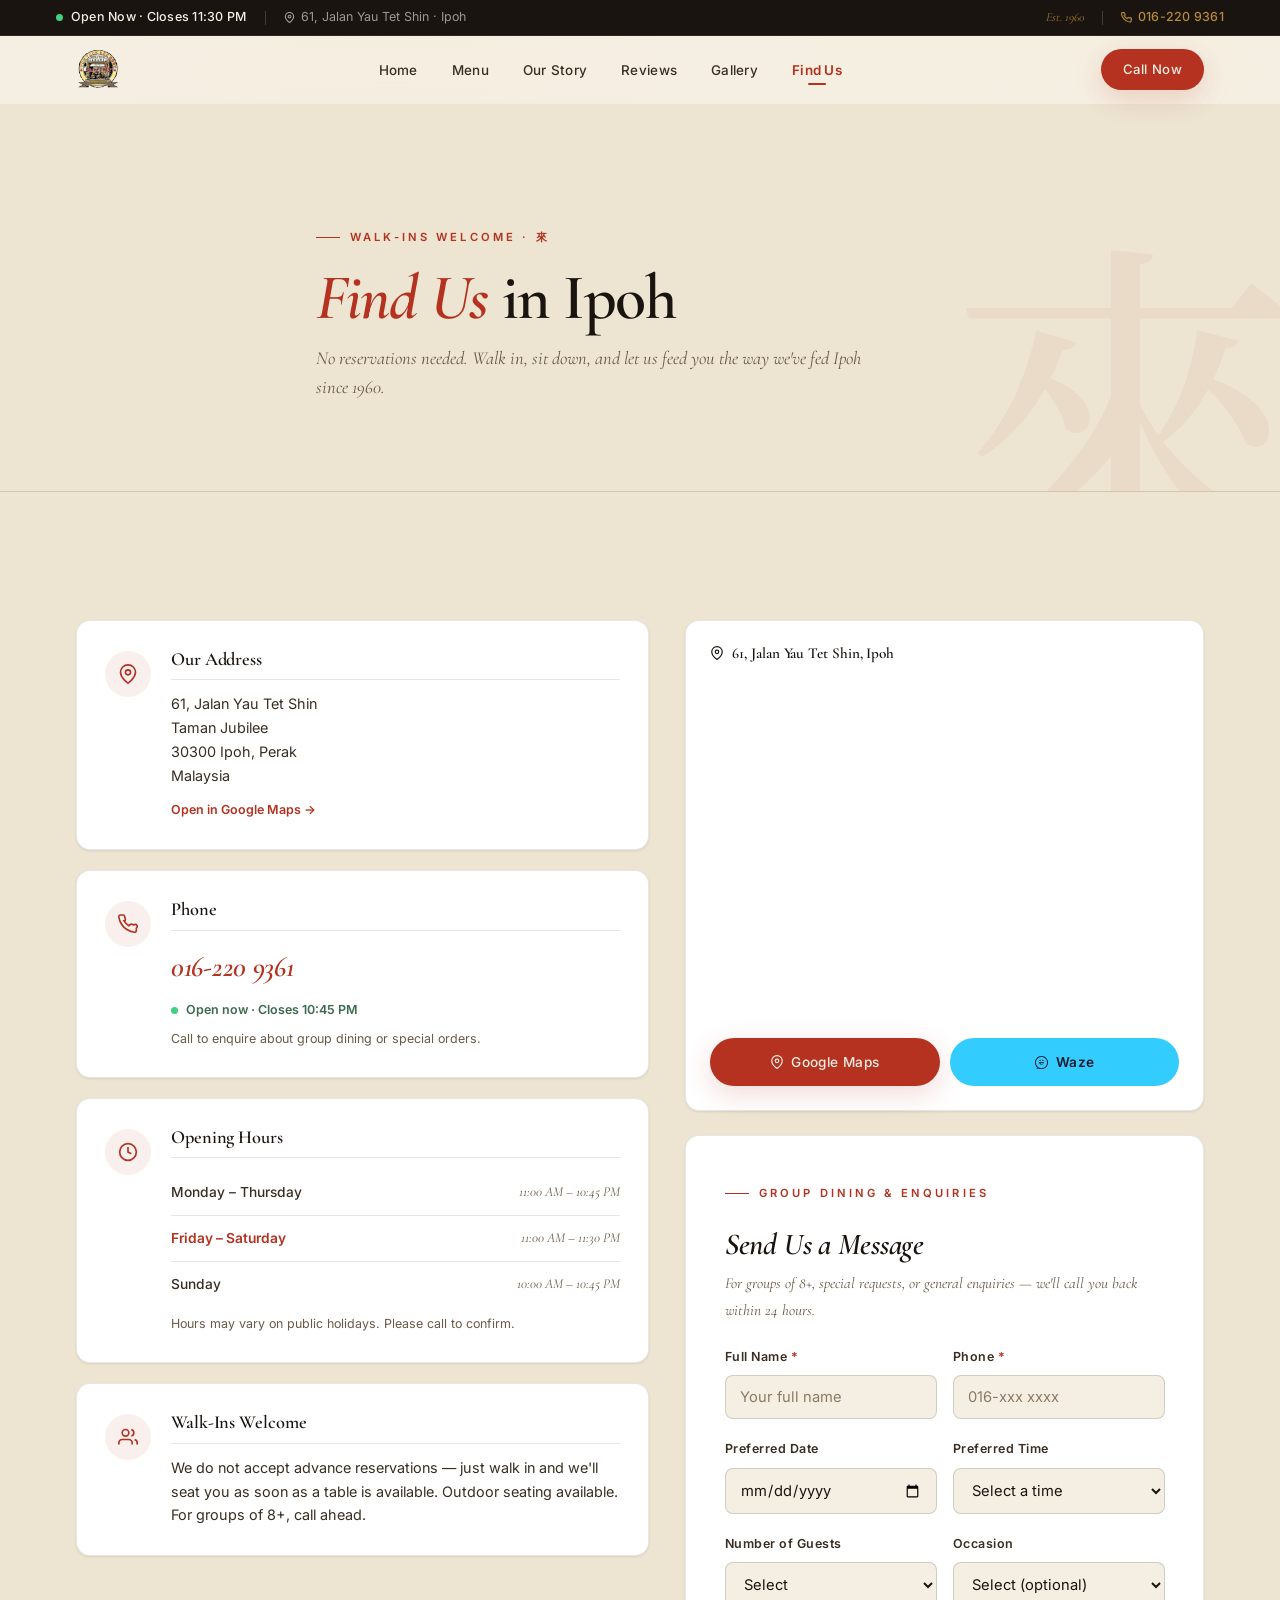
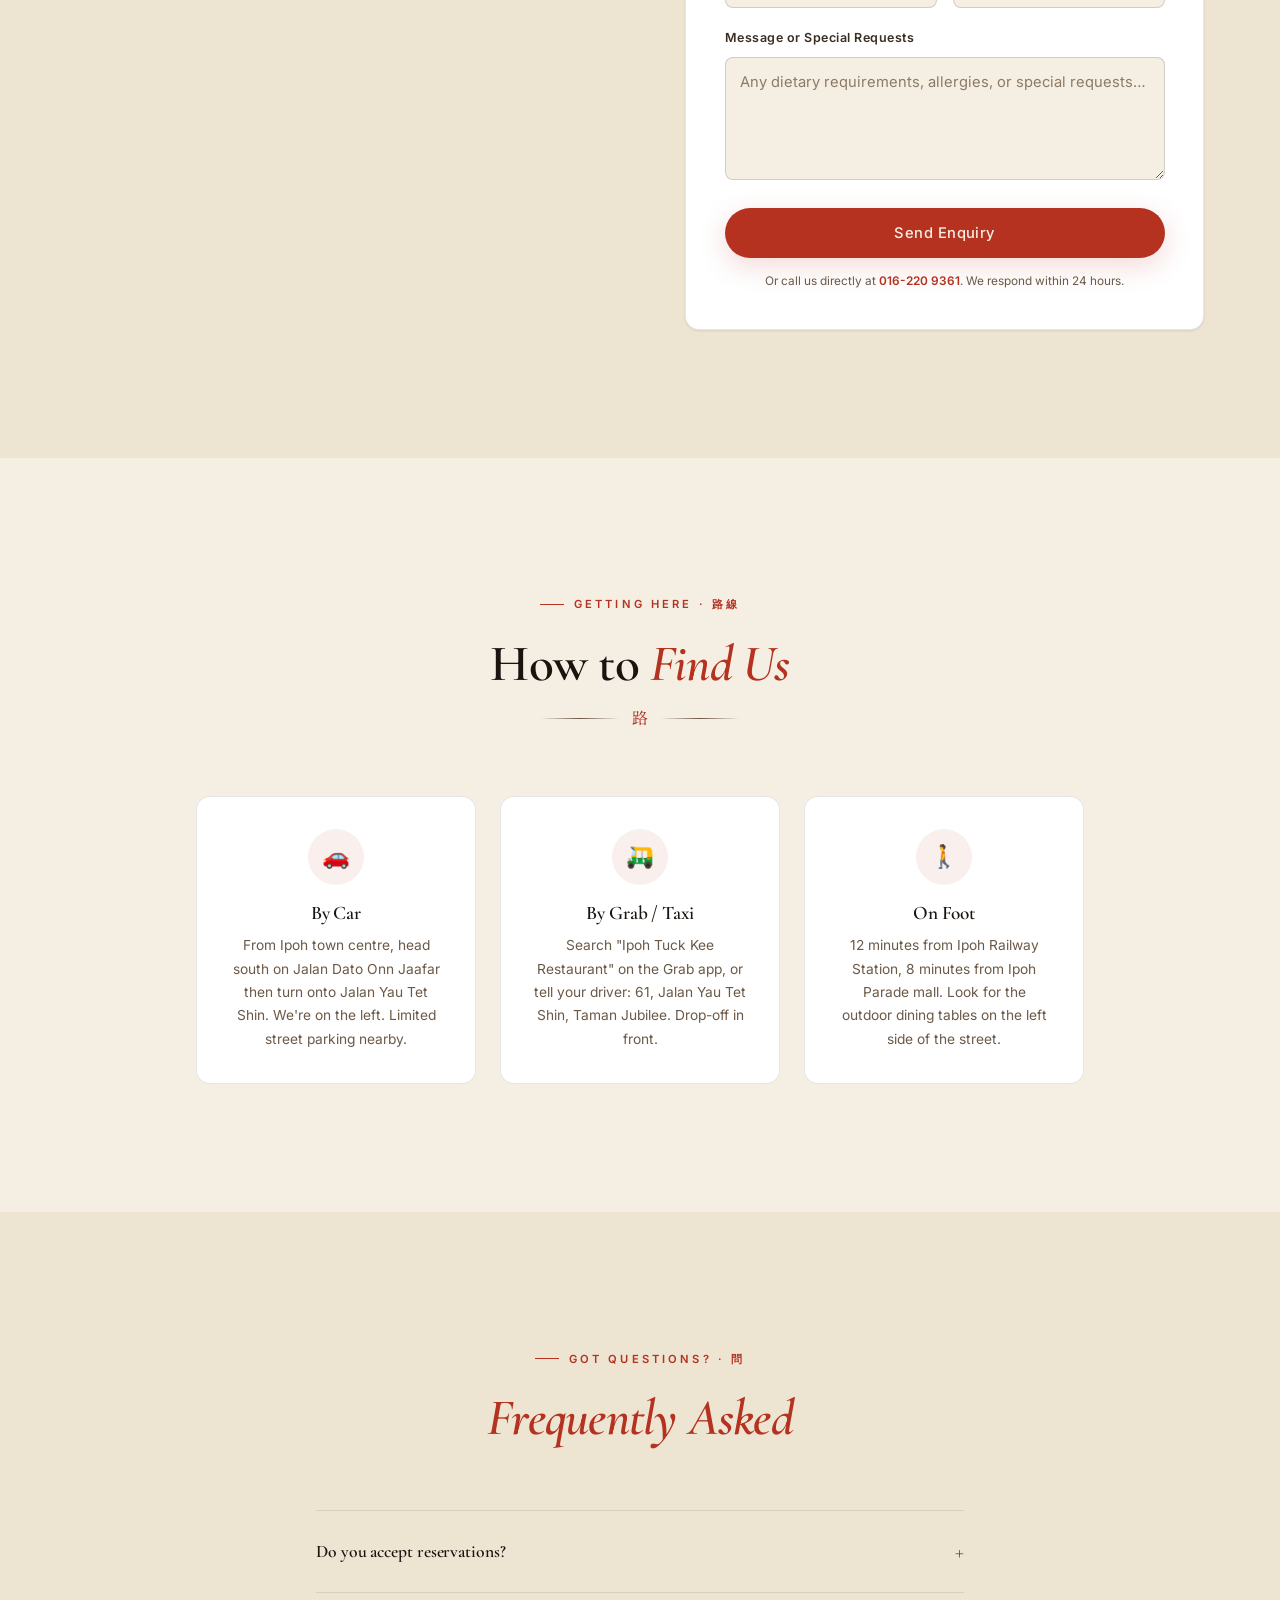
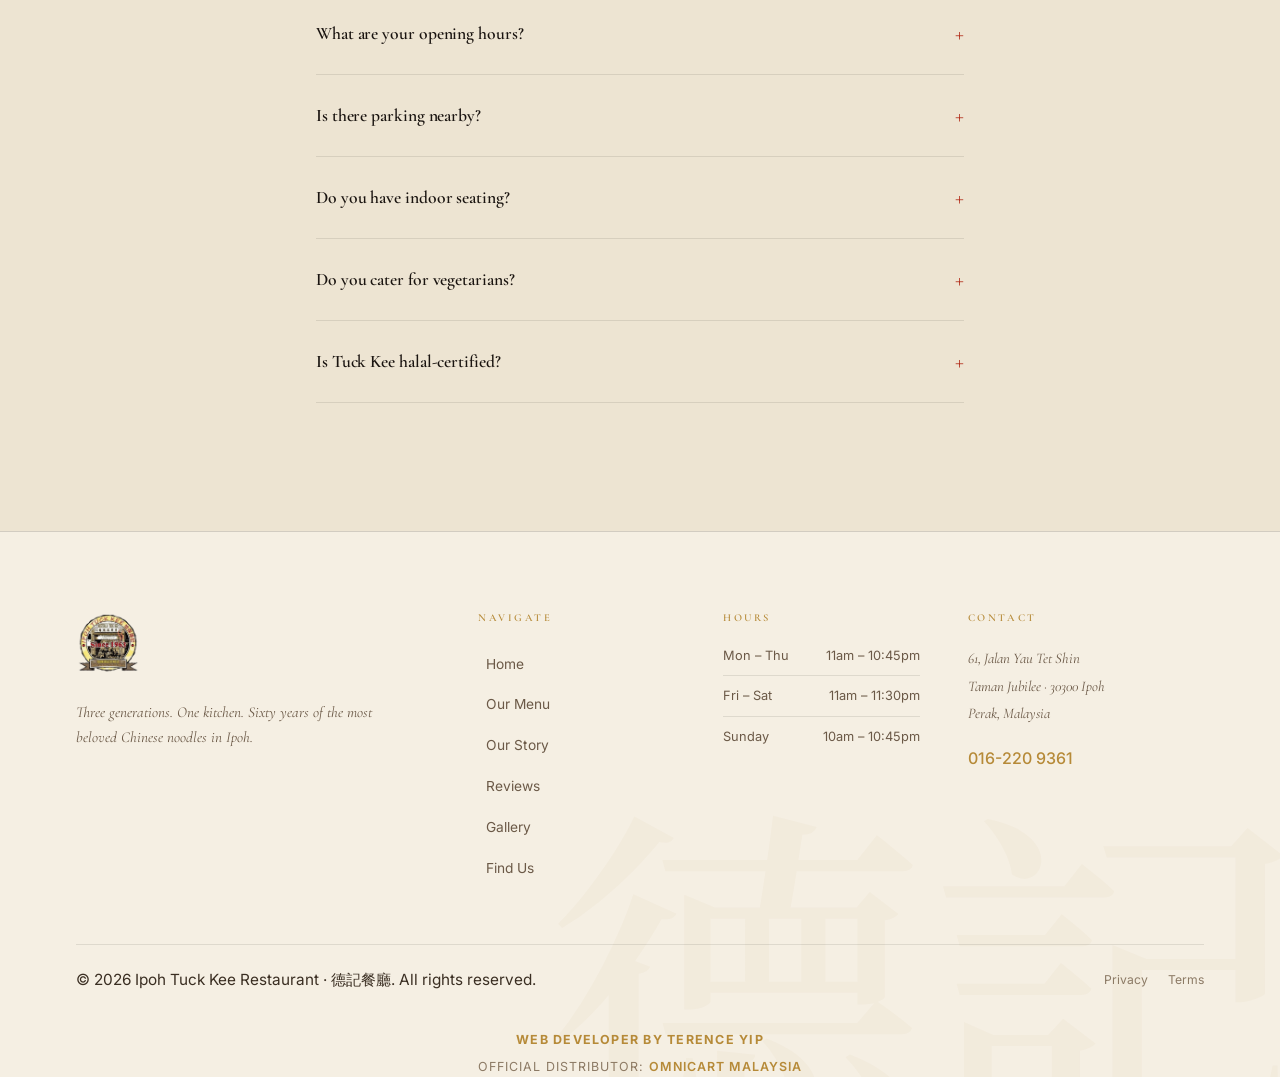
<file: reservation.html>
<!DOCTYPE html>
<html lang="en">
<head>
  <meta charset="UTF-8">
  <meta name="viewport" content="width=device-width, initial-scale=1.0">
  <meta name="theme-color" content="#1A1410">
  <meta name="description" content="Find Ipoh Tuck Kee Restaurant — 61, Jalan Yau Tet Shin, Taman Jubilee, 30300 Ipoh. Call 016-220 9361. Walk-ins welcome.">
  <meta property="og:type" content="website">
  <meta property="og:url" content="https://www.tuckkeeipoh.com/reservation.html">
  <meta property="og:title" content="Find Us · Ipoh Tuck Kee Restaurant · 德記餐廳">
  <meta property="og:description" content="61, Jalan Yau Tet Shin, Taman Jubilee, 30300 Ipoh. Walk-ins welcome. Call 016-220 9361.">
  <meta property="og:image" content="https://www.tuckkeeipoh.com/images/logo.png">
  <meta property="og:site_name" content="Ipoh Tuck Kee Restaurant">
  <meta name="twitter:card" content="summary">
  <meta name="twitter:image" content="https://www.tuckkeeipoh.com/images/logo.png">
  <title>Find Us | Ipoh Tuck Kee Restaurant · 德記餐廳</title>
  <link rel="preconnect" href="https://fonts.googleapis.com">
  <link rel="preconnect" href="https://fonts.gstatic.com" crossorigin>
  <link href="https://fonts.googleapis.com/css2?family=Cormorant+Garamond:ital,wght@0,400;0,500;0,600;0,700;1,400;1,500;1,600&family=Inter:wght@300;400;500;600;700&family=Noto+Serif+SC:wght@400;500;600&display=swap" rel="stylesheet">
  <link rel="stylesheet" href="css/main.css">
</head>
<body>

<div class="status-bar" role="banner">
  <div class="status-bar-left">
    <span class="status-pulse" id="statusPulse"><span class="status-pulse-dot" aria-hidden="true"></span><span class="status-pulse-label">Open Now · Closes 10:45 PM</span></span>
    <span class="status-divider" aria-hidden="true"></span>
    <span class="status-addr"><svg width="11" height="11" viewBox="0 0 24 24" fill="none" stroke="currentColor" stroke-width="2.5"><path d="M21 10c0 7-9 13-9 13s-9-6-9-13a9 9 0 0 1 18 0z"/><circle cx="12" cy="10" r="3"/></svg>61, Jalan Yau Tet Shin · Ipoh</span>
  </div>
  <div class="status-bar-right">
    <span class="status-since">Est. 1960</span>
    <span class="status-divider" aria-hidden="true"></span>
    <a href="tel:016-2209361" class="status-phone"><svg width="11" height="11" viewBox="0 0 24 24" fill="none" stroke="currentColor" stroke-width="2.5"><path d="M22 16.92v3a2 2 0 0 1-2.18 2 19.79 19.79 0 0 1-8.63-3.07A19.5 19.5 0 0 1 4.07 12a19.79 19.79 0 0 1-3.07-8.67A2 2 0 0 1 3 1.22h3a2 2 0 0 1 2 1.72 12.84 12.84 0 0 0 .7 2.81 2 2 0 0 1-.45 2.11L7.09 8a16 16 0 0 0 6 6l1.27-1.27a2 2 0 0 1 2.11-.45 12.84 12.84 0 0 0 2.81.7A2 2 0 0 1 22 16.92z"/></svg>016-220 9361</a>
  </div>
</div>

<nav class="nav" id="nav">
  <div class="nav-inner wrap">
    <a href="index.html" class="nav-logo" aria-label="Ipoh Tuck Kee — Home">
      <img src="images/logo.png" alt="Ipoh Tuck Kee · 怡保德記" class="nav-logo-img" loading="lazy">
    </a>
    <ul class="nav-links" id="navLinks">
      <li><a href="index.html"      class="nav-link">Home</a></li>
      <li><a href="menu.html"        class="nav-link">Menu</a></li>
      <li><a href="story.html"       class="nav-link">Our Story</a></li>
      <li><a href="reviews.html"     class="nav-link">Reviews</a></li>
      <li><a href="gallery.html"     class="nav-link">Gallery</a></li>
      <li><a href="reservation.html" class="nav-link active">Find Us</a></li>
    </ul>
    <div class="nav-right">
      <a href="tel:016-2209361" class="btn btn-cinnabar btn-pill nav-cta">Call Now</a>
      <button class="nav-burger" id="navBurger" aria-label="Open menu" aria-expanded="false"><span></span><span></span><span></span></button>
    </div>
  </div>
</nav>

<section class="page-hero" aria-label="Find us">
  <div class="page-hero-bg-char" aria-hidden="true">來</div>
  <div class="page-hero-inner wrap">
    <span class="eyebrow">Walk-Ins Welcome · 來</span>
    <h1 class="page-hero-title"><em>Find Us</em> in Ipoh</h1>
    <p class="page-hero-sub">No reservations needed. Walk in, sit down, and let us feed you the way we've fed Ipoh since 1960.</p>
  </div>
</section>

<section class="section res-layout">
  <div class="wrap res-grid">

    <div class="res-info-col">

      <div class="res-info-card">
        <div class="res-info-icon" aria-hidden="true"><svg width="20" height="20" viewBox="0 0 24 24" fill="none" stroke="currentColor" stroke-width="2"><path d="M21 10c0 7-9 13-9 13s-9-6-9-13a9 9 0 0 1 18 0z"/><circle cx="12" cy="10" r="3"/></svg></div>
        <div class="res-info-body">
          <h3 class="res-info-title">Our Address</h3>
          <address class="res-info-text">
            61, Jalan Yau Tet Shin<br>
            Taman Jubilee<br>
            30300 Ipoh, Perak<br>
            Malaysia
          </address>
          <a href="https://maps.google.com/?q=Ipoh+Tuck+Kee+Restaurant+61+Jalan+Yau+Tet+Shin+Ipoh" target="_blank" rel="noopener noreferrer" class="res-info-link">Open in Google Maps →</a>
        </div>
      </div>

      <div class="res-info-card">
        <div class="res-info-icon" aria-hidden="true"><svg width="20" height="20" viewBox="0 0 24 24" fill="none" stroke="currentColor" stroke-width="2"><path d="M22 16.92v3a2 2 0 0 1-2.18 2 19.79 19.79 0 0 1-8.63-3.07A19.5 19.5 0 0 1 4.07 12a19.79 19.79 0 0 1-3.07-8.67A2 2 0 0 1 3 1.22h3a2 2 0 0 1 2 1.72 12.84 12.84 0 0 0 .7 2.81 2 2 0 0 1-.45 2.11L7.09 8a16 16 0 0 0 6 6l1.27-1.27a2 2 0 0 1 2.11-.45 12.84 12.84 0 0 0 2.81.7A2 2 0 0 1 22 16.92z"/></svg></div>
        <div class="res-info-body">
          <h3 class="res-info-title">Phone</h3>
          <a href="tel:016-2209361" class="res-phone-link">016-220 9361</a>
          <div class="res-info-status"><span class="status-dot" aria-hidden="true"></span><span>Open now · Closes 10:45 PM</span></div>
          <p class="res-info-note">Call to enquire about group dining or special orders.</p>
        </div>
      </div>

      <div class="res-info-card">
        <div class="res-info-icon" aria-hidden="true"><svg width="20" height="20" viewBox="0 0 24 24" fill="none" stroke="currentColor" stroke-width="2"><circle cx="12" cy="12" r="10"/><polyline points="12 6 12 12 16 14"/></svg></div>
        <div class="res-info-body">
          <h3 class="res-info-title">Opening Hours</h3>
          <ul class="res-hours-list">
            <li class="res-hours-item"><span>Monday – Thursday</span><span>11:00 AM – 10:45 PM</span></li>
            <li class="res-hours-item res-hours-highlight"><span>Friday – Saturday</span><span>11:00 AM – 11:30 PM</span></li>
            <li class="res-hours-item"><span>Sunday</span><span>10:00 AM – 10:45 PM</span></li>
          </ul>
          <p class="res-info-note">Hours may vary on public holidays. Please call to confirm.</p>
        </div>
      </div>

      <div class="res-info-card">
        <div class="res-info-icon" aria-hidden="true"><svg width="20" height="20" viewBox="0 0 24 24" fill="none" stroke="currentColor" stroke-width="2"><path d="M17 21v-2a4 4 0 0 0-4-4H5a4 4 0 0 0-4 4v2"/><circle cx="9" cy="7" r="4"/><path d="M23 21v-2a4 4 0 0 0-3-3.87"/><path d="M16 3.13a4 4 0 0 1 0 7.75"/></svg></div>
        <div class="res-info-body">
          <h3 class="res-info-title">Walk-Ins Welcome</h3>
          <p class="res-info-text">
            We do not accept advance reservations — just walk in and we'll seat you as soon as a table is available.
            Outdoor seating available. For groups of 8+, call ahead.
          </p>
        </div>
      </div>
    </div>

    <div class="res-form-col">

      <div class="res-map-card">
        <h3 class="res-map-title">
          <svg width="14" height="14" viewBox="0 0 24 24" fill="none" stroke="currentColor" stroke-width="2"><path d="M21 10c0 7-9 13-9 13s-9-6-9-13a9 9 0 0 1 18 0z"/><circle cx="12" cy="10" r="3"/></svg>
          61, Jalan Yau Tet Shin, Ipoh
        </h3>
        <div class="res-map-iframe-wrap">
          <iframe
            src="https://maps.google.com/maps?q=61+Jalan+Yau+Tet+Shin+Taman+Jubilee+30300+Ipoh+Perak+Malaysia&z=17&output=embed"
            width="100%" height="340" style="border:0;border-radius:12px;display:block;"
            allowfullscreen="" loading="lazy" referrerpolicy="no-referrer-when-downgrade"
            title="Ipoh Tuck Kee Restaurant location map">
          </iframe>
        </div>
        <div class="res-map-nav-btns" style="margin-top:20px;display:flex;gap:10px;">
          <a href="https://maps.google.com/?q=Ipoh+Tuck+Kee+Restaurant+61+Jalan+Yau+Tet+Shin+Ipoh" target="_blank" rel="noopener noreferrer" class="btn btn-cinnabar btn-pill" style="flex:1;display:inline-flex;align-items:center;justify-content:center;gap:7px;">
            <svg width="14" height="14" viewBox="0 0 24 24" fill="none" stroke="currentColor" stroke-width="2"><path d="M21 10c0 7-9 13-9 13s-9-6-9-13a9 9 0 0 1 18 0z"/><circle cx="12" cy="10" r="3"/></svg>
            Google Maps
          </a>
          <a href="https://waze.com/ul?ll=4.5841,101.0829&navigate=yes" target="_blank" rel="noopener noreferrer" class="btn btn-pill" style="flex:1;background:#33CCFF;color:#1a1a2e;border:none;font-weight:600;display:inline-flex;align-items:center;justify-content:center;gap:7px;">
            <svg width="15" height="15" viewBox="0 0 32 32" fill="currentColor"><path d="M16 2C8.268 2 2 8.268 2 16c0 4.2 1.74 8.0 4.54 10.74L5.5 30l3.42-1.02A13.93 13.93 0 0 0 16 30c7.732 0 14-6.268 14-14S23.732 2 16 2zm0 2c6.627 0 12 5.373 12 12S22.627 28 16 28a11.93 11.93 0 0 1-6.38-1.84l-.44-.28-2.04.6.62-1.98-.3-.46A11.95 11.95 0 0 1 4 16C4 9.373 9.373 4 16 4zm-3 6a1.5 1.5 0 1 0 0 3 1.5 1.5 0 0 0 0-3zm6 0a1.5 1.5 0 1 0 0 3 1.5 1.5 0 0 0 0-3zm-8.5 5c0 3.038 2.462 5.5 5.5 5.5s5.5-2.462 5.5-5.5H9.5zm2.5 1.5h8c-.414 1.5-1.79 2.5-4 2.5s-3.586-1-4-2.5z"/></svg>
            Waze
          </a>
        </div>
      </div>

      <div class="res-form-card">
        <span class="eyebrow">Group Dining &amp; Enquiries</span>
        <h2 class="res-form-title"><em>Send Us a Message</em></h2>
        <p class="res-form-sub">For groups of 8+, special requests, or general enquiries — we'll call you back within 24 hours.</p>

        <p id="reserveSuccess" class="res-success-msg" hidden aria-live="polite">
          ✓ Message received. We'll call you back within 24 hours.
        </p>

        <form id="reservationForm" novalidate>
          <div class="form-row">
            <div class="form-group">
              <label class="form-label" for="res-name">Full Name <span class="req">*</span></label>
              <input class="form-input" type="text" id="res-name" placeholder="Your full name" required>
            </div>
            <div class="form-group">
              <label class="form-label" for="res-phone">Phone <span class="req">*</span></label>
              <input class="form-input" type="tel" id="res-phone" placeholder="016-xxx xxxx" required>
            </div>
          </div>
          <div class="form-row">
            <div class="form-group">
              <label class="form-label" for="res-date">Preferred Date</label>
              <input class="form-input" type="date" id="res-date">
            </div>
            <div class="form-group">
              <label class="form-label" for="res-time">Preferred Time</label>
              <select class="form-input form-select" id="res-time">
                <option value="">Select a time</option>
                <option>11:00 AM – 12:00 PM</option>
                <option>12:00 PM – 1:00 PM</option>
                <option>1:00 PM – 2:00 PM</option>
                <option>6:00 PM – 7:00 PM</option>
                <option>7:00 PM – 8:00 PM</option>
                <option>8:00 PM – 9:00 PM</option>
                <option>9:00 PM – 10:00 PM</option>
              </select>
            </div>
          </div>
          <div class="form-row">
            <div class="form-group">
              <label class="form-label" for="res-guests">Number of Guests</label>
              <select class="form-input form-select" id="res-guests">
                <option value="">Select</option>
                <option>1–3</option>
                <option>4–7</option>
                <option>8–12</option>
                <option>13–20</option>
                <option>20+</option>
              </select>
            </div>
            <div class="form-group">
              <label class="form-label" for="res-occasion">Occasion</label>
              <select class="form-input form-select" id="res-occasion">
                <option value="">Select (optional)</option>
                <option>Regular dining</option>
                <option>Family reunion</option>
                <option>Birthday celebration</option>
                <option>Corporate lunch</option>
                <option>Other</option>
              </select>
            </div>
          </div>
          <div class="form-group">
            <label class="form-label" for="res-message">Message or Special Requests</label>
            <textarea class="form-input form-textarea" id="res-message" rows="4" placeholder="Any dietary requirements, allergies, or special requests…"></textarea>
          </div>
          <button type="submit" class="btn btn-cinnabar btn-lg btn-pill btn-block">Send Enquiry</button>
          <p class="form-disclaimer">Or call us directly at <a href="tel:016-2209361">016-220 9361</a>. We respond within 24 hours.</p>
        </form>
      </div>

    </div>
  </div>
</section>

<!-- GETTING HERE -->
<section class="section getting-here-section" aria-labelledby="getting-h">
  <div class="wrap" style="max-width:1000px">
    <div class="section-head">
      <span class="eyebrow">Getting Here · 路線</span>
      <h2 id="getting-h">How to <em>Find Us</em></h2>
      <div class="brushstroke" aria-hidden="true"><span>路</span></div>
    </div>

    <div class="getting-here-grid">
      <div class="getting-card">
        <div class="getting-icon" aria-hidden="true">🚗</div>
        <h3>By Car</h3>
        <p>From Ipoh town centre, head south on Jalan Dato Onn Jaafar then turn onto Jalan Yau Tet Shin. We're on the left. Limited street parking nearby.</p>
      </div>
      <div class="getting-card">
        <div class="getting-icon" aria-hidden="true">🛺</div>
        <h3>By Grab / Taxi</h3>
        <p>Search "Ipoh Tuck Kee Restaurant" on the Grab app, or tell your driver: 61, Jalan Yau Tet Shin, Taman Jubilee. Drop-off in front.</p>
      </div>
      <div class="getting-card">
        <div class="getting-icon" aria-hidden="true">🚶</div>
        <h3>On Foot</h3>
        <p>12 minutes from Ipoh Railway Station, 8 minutes from Ipoh Parade mall. Look for the outdoor dining tables on the left side of the street.</p>
      </div>
    </div>
  </div>
</section>

<!-- FAQ -->
<section class="faq-section section" aria-labelledby="faq-h">
  <div class="wrap" style="max-width:760px">
    <div class="section-head">
      <span class="eyebrow">Got Questions? · 問</span>
      <h2 id="faq-h"><em>Frequently Asked</em></h2>
    </div>

    <ul class="faq-list">
      <li class="faq-item"><details><summary class="faq-summary">Do you accept reservations?</summary><div class="faq-answer">We don't accept advance reservations — Tuck Kee runs on a walk-in basis. Arrive and we'll seat you as a table opens. For groups of 8 or more, call <a href="tel:016-2209361">016-220 9361</a> so we can prepare for you.</div></details></li>

      <li class="faq-item"><details><summary class="faq-summary">What are your opening hours?</summary><div class="faq-answer">Mon–Thu: 11:00 AM – 10:45 PM<br>Fri–Sat: 11:00 AM – 11:30 PM<br>Sunday: 10:00 AM – 10:45 PM<br><br>Hours may vary on public holidays. Call <a href="tel:016-2209361">016-220 9361</a> to confirm.</div></details></li>

      <li class="faq-item"><details><summary class="faq-summary">Is there parking nearby?</summary><div class="faq-answer">Street parking is available on Jalan Yau Tet Shin and surrounding streets. During peak hours (Fri/Sat evenings) parking can be limited. Arriving before 7 PM or taking Grab is smoothest.</div></details></li>

      <li class="faq-item"><details><summary class="faq-summary">Do you have indoor seating?</summary><div class="faq-answer">We primarily offer outdoor seating in a traditional hawker-style setting — an authentic part of the Tuck Kee experience for over 60 years. Some covered seating is available nearby.</div></details></li>

      <li class="faq-item"><details><summary class="faq-summary">Do you cater for vegetarians?</summary><div class="faq-answer">Yes — try our braised tofu, Ipoh bean sprouts, stir-fried kangkung and steamed rice. Tell our staff about dietary requirements when you order and we'll do our best to accommodate you.</div></details></li>

      <li class="faq-item"><details><summary class="faq-summary">Is Tuck Kee halal-certified?</summary><div class="faq-answer">Tuck Kee is a traditional Chinese restaurant and is not halal-certified — some dishes contain pork. Guests with specific dietary requirements are encouraged to check with our staff; we are happy to advise on which dishes suit your needs.</div></details></li>
    </ul>
  </div>
</section>

<footer class="footer" role="contentinfo">
  <div class="wrap">
    <div class="footer-top">
      <div class="footer-brand">
        <div class="footer-logo">
          <img src="images/logo.png" alt="Ipoh Tuck Kee" class="footer-logo-img" loading="lazy">
        </div>
        <p class="footer-tagline">Three generations. One kitchen. Sixty years of the most beloved Chinese noodles in Ipoh.</p>
      </div>
      <nav class="footer-col">
        <h4 class="footer-col-title">Navigate</h4>
        <ul class="footer-links">
          <li><a href="index.html">Home</a></li>
          <li><a href="menu.html">Our Menu</a></li>
          <li><a href="story.html">Our Story</a></li>
          <li><a href="reviews.html">Reviews</a></li>
          <li><a href="gallery.html">Gallery</a></li>
          <li><a href="reservation.html">Find Us</a></li>
        </ul>
      </nav>
      <div class="footer-col">
        <h4 class="footer-col-title">Hours</h4>
        <ul class="footer-hours-mini">
          <li class="footer-hr-row"><span>Mon – Thu</span><span>11am – 10:45pm</span></li>
          <li class="footer-hr-row"><span>Fri – Sat</span><span>11am – 11:30pm</span></li>
          <li class="footer-hr-row"><span>Sunday</span><span>10am – 10:45pm</span></li>
        </ul>
      </div>
      <div class="footer-col">
        <h4 class="footer-col-title">Contact</h4>
        <address class="footer-address">61, Jalan Yau Tet Shin<br>Taman Jubilee · 30300 Ipoh<br>Perak, Malaysia</address>
        <a href="tel:016-2209361" class="footer-phone">016-220 9361</a>
      </div>
    </div>
    <div class="footer-bottom">
      <p>© 2026 Ipoh Tuck Kee Restaurant · 德記餐廳. All rights reserved.</p>
      <div class="footer-bottom-links"><a href="#">Privacy</a><a href="#">Terms</a></div>
    </div>
    <p class="footer-dev-credit"><strong>Web Developer by Terence Yip</strong></p>
    <p class="footer-distributor-credit">Official Distributor: <a href="https://www.omnicartmalaysia.com" target="_blank" rel="noopener">OmniCart Malaysia</a></p>
  </div>
</footer>

<script src="js/main.js" defer></script>
</body>
</html>
</file>
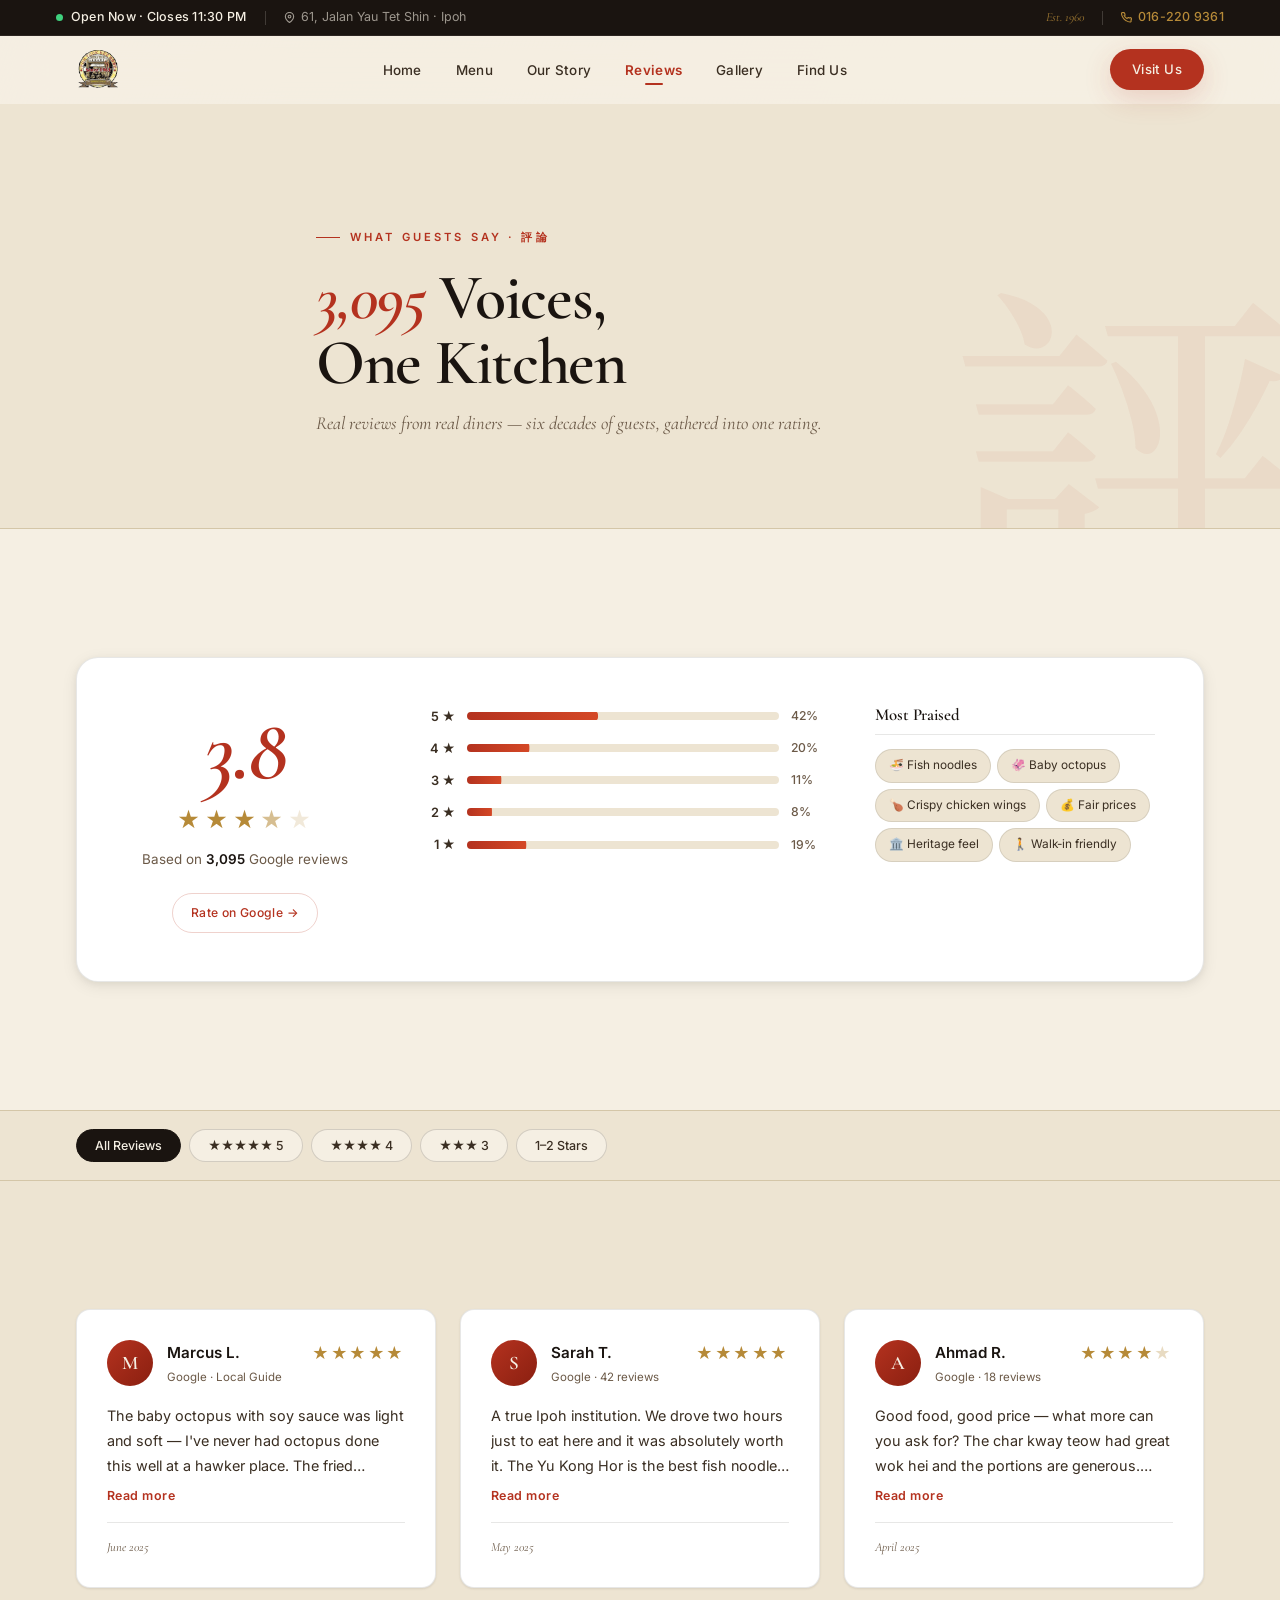
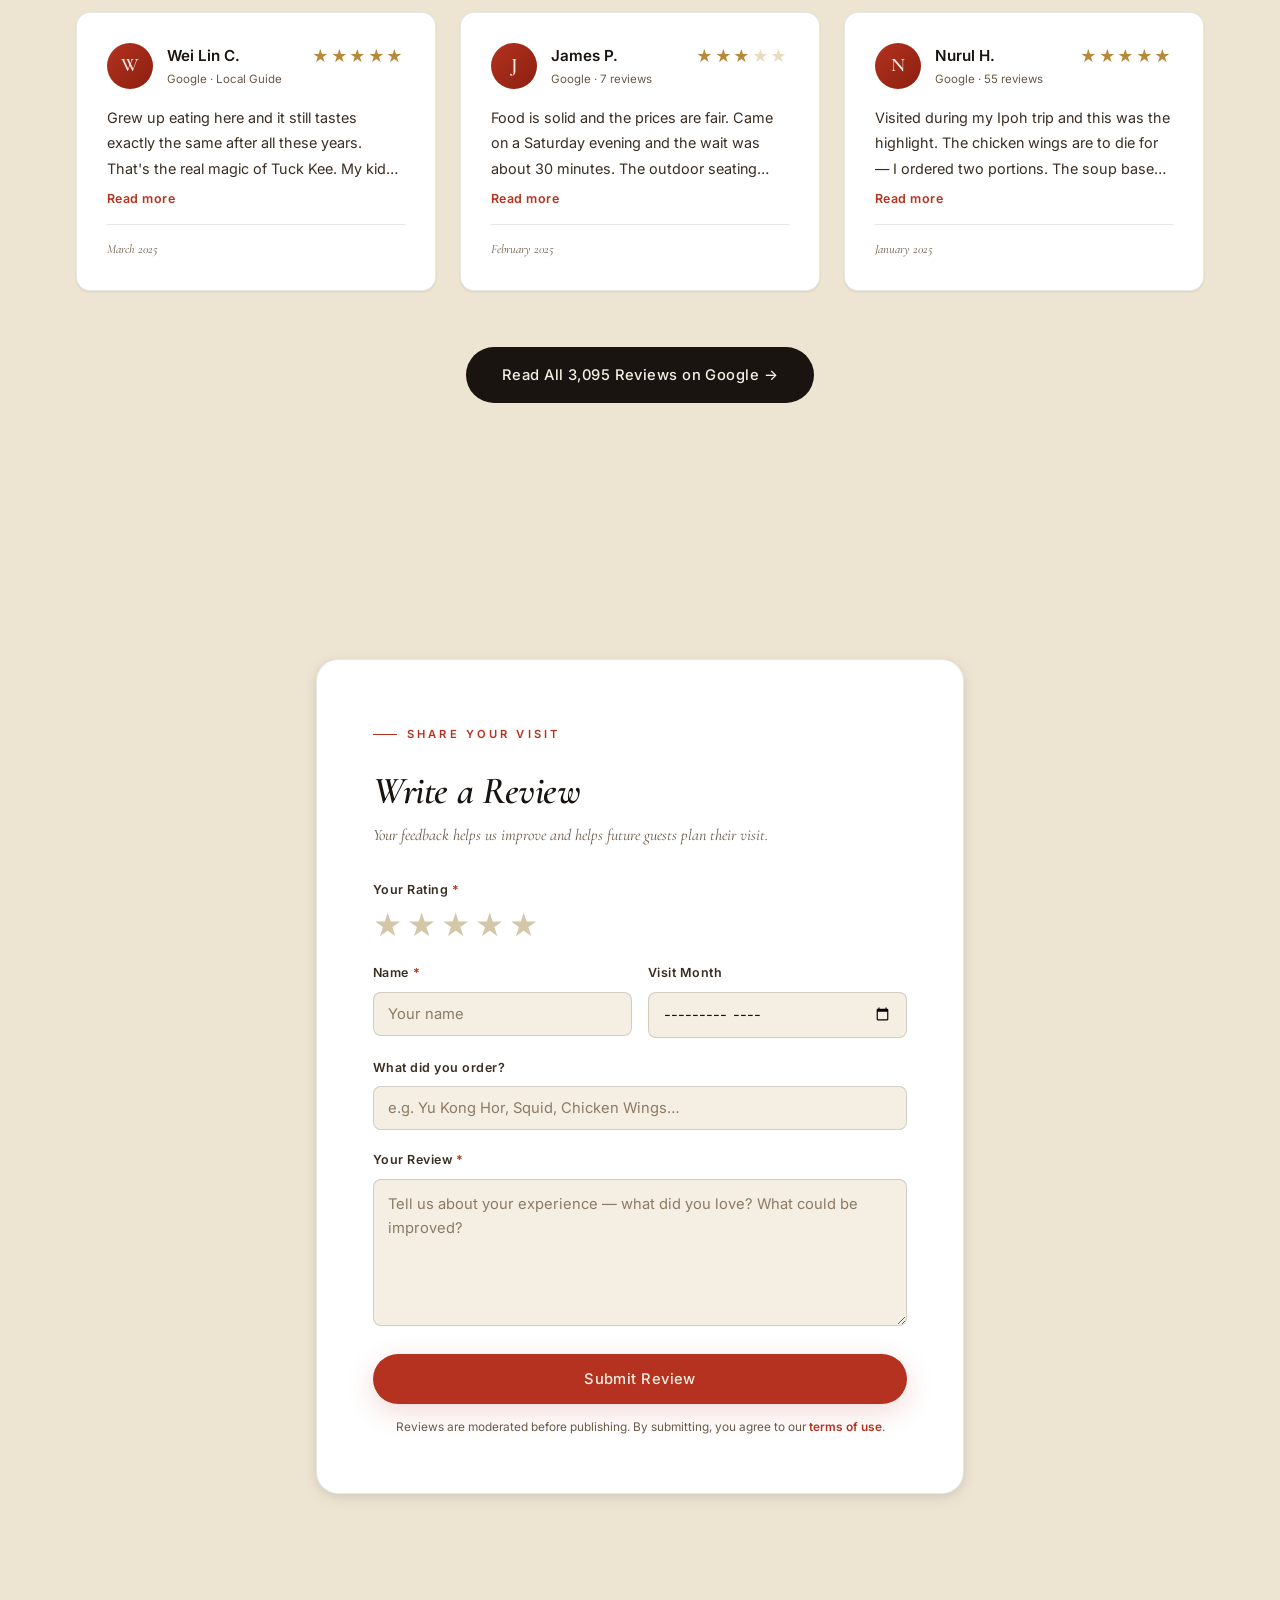
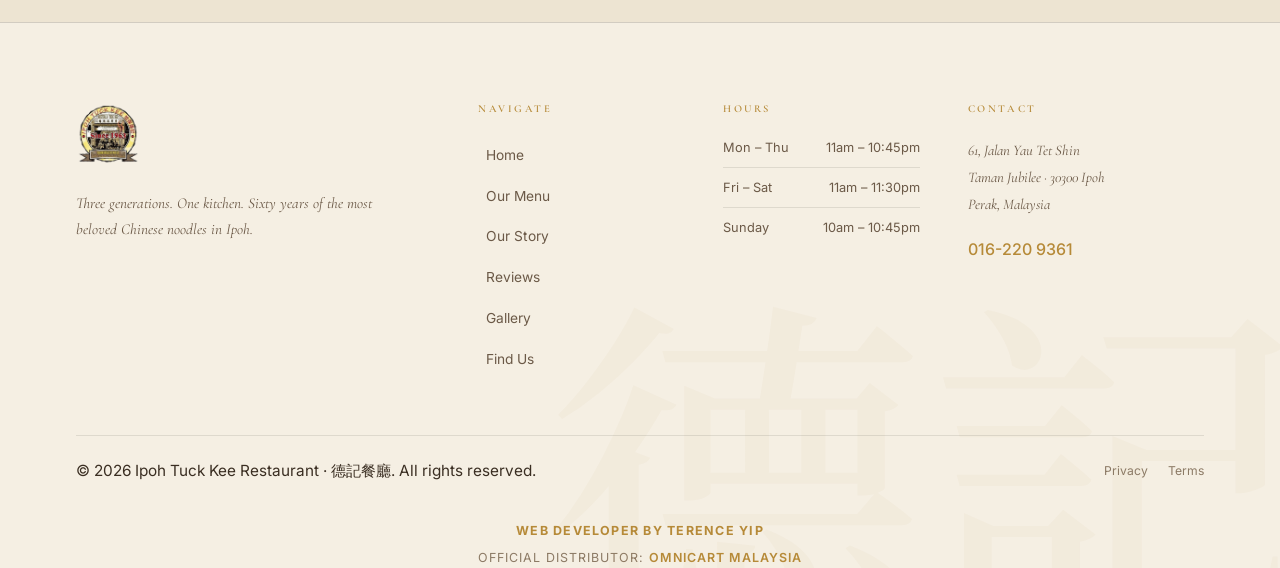
<file: reviews.html>
<!DOCTYPE html>
<html lang="en">
<head>
  <meta charset="UTF-8">
  <meta name="viewport" content="width=device-width, initial-scale=1.0">
  <meta name="theme-color" content="#1A1410">
  <meta name="description" content="Read 3,095 guest reviews of Ipoh Tuck Kee Restaurant. 3.8 stars on Google. Share your own experience.">
  <meta property="og:type" content="website">
  <meta property="og:url" content="https://www.tuckkeeipoh.com/reviews.html">
  <meta property="og:title" content="Reviews · Ipoh Tuck Kee Restaurant · 德記餐廳">
  <meta property="og:description" content="Over 3,000 guest reviews. See what people love about Tuck Kee — Ipoh's beloved Chinese noodle restaurant since 1963.">
  <meta property="og:image" content="https://www.tuckkeeipoh.com/images/logo.png">
  <meta property="og:site_name" content="Ipoh Tuck Kee Restaurant">
  <meta name="twitter:card" content="summary">
  <meta name="twitter:image" content="https://www.tuckkeeipoh.com/images/logo.png">
  <title>Reviews | Ipoh Tuck Kee Restaurant · 德記餐廳</title>
  <link rel="preconnect" href="https://fonts.googleapis.com">
  <link rel="preconnect" href="https://fonts.gstatic.com" crossorigin>
  <link href="https://fonts.googleapis.com/css2?family=Cormorant+Garamond:ital,wght@0,400;0,500;0,600;0,700;1,400;1,500;1,600&family=Inter:wght@300;400;500;600;700&family=Noto+Serif+SC:wght@400;500;600&display=swap" rel="stylesheet">
  <link rel="stylesheet" href="css/main.css">
</head>
<body>

<div class="status-bar" role="banner">
  <div class="status-bar-left">
    <span class="status-pulse" id="statusPulse"><span class="status-pulse-dot" aria-hidden="true"></span><span class="status-pulse-label">Open Now · Closes 10:45 PM</span></span>
    <span class="status-divider" aria-hidden="true"></span>
    <span class="status-addr"><svg width="11" height="11" viewBox="0 0 24 24" fill="none" stroke="currentColor" stroke-width="2.5"><path d="M21 10c0 7-9 13-9 13s-9-6-9-13a9 9 0 0 1 18 0z"/><circle cx="12" cy="10" r="3"/></svg>61, Jalan Yau Tet Shin · Ipoh</span>
  </div>
  <div class="status-bar-right">
    <span class="status-since">Est. 1960</span>
    <span class="status-divider" aria-hidden="true"></span>
    <a href="tel:016-2209361" class="status-phone"><svg width="11" height="11" viewBox="0 0 24 24" fill="none" stroke="currentColor" stroke-width="2.5"><path d="M22 16.92v3a2 2 0 0 1-2.18 2 19.79 19.79 0 0 1-8.63-3.07A19.5 19.5 0 0 1 4.07 12a19.79 19.79 0 0 1-3.07-8.67A2 2 0 0 1 3 1.22h3a2 2 0 0 1 2 1.72 12.84 12.84 0 0 0 .7 2.81 2 2 0 0 1-.45 2.11L7.09 8a16 16 0 0 0 6 6l1.27-1.27a2 2 0 0 1 2.11-.45 12.84 12.84 0 0 0 2.81.7A2 2 0 0 1 22 16.92z"/></svg>016-220 9361</a>
  </div>
</div>

<nav class="nav" id="nav">
  <div class="nav-inner wrap">
    <a href="index.html" class="nav-logo" aria-label="Ipoh Tuck Kee — Home">
      <img src="images/logo.png" alt="Ipoh Tuck Kee · 怡保德記" class="nav-logo-img" loading="lazy">
    </a>
    <ul class="nav-links" id="navLinks">
      <li><a href="index.html"      class="nav-link">Home</a></li>
      <li><a href="menu.html"        class="nav-link">Menu</a></li>
      <li><a href="story.html"       class="nav-link">Our Story</a></li>
      <li><a href="reviews.html"     class="nav-link active">Reviews</a></li>
      <li><a href="gallery.html"     class="nav-link">Gallery</a></li>
      <li><a href="reservation.html" class="nav-link">Find Us</a></li>
    </ul>
    <div class="nav-right">
      <a href="reservation.html" class="btn btn-cinnabar btn-pill nav-cta">Visit Us</a>
      <button class="nav-burger" id="navBurger" aria-label="Open menu" aria-expanded="false"><span></span><span></span><span></span></button>
    </div>
  </div>
</nav>

<!-- PAGE HERO -->
<section class="page-hero" aria-label="Reviews">
  <div class="page-hero-bg-char" aria-hidden="true">評</div>
  <div class="page-hero-inner wrap">
    <span class="eyebrow">What Guests Say · 評論</span>
    <h1 class="page-hero-title"><em>3,095</em> Voices,<br>One Kitchen</h1>
    <p class="page-hero-sub">Real reviews from real diners — six decades of guests, gathered into one rating.</p>
  </div>
</section>

<!-- RATING DASHBOARD -->
<section class="section" style="background:var(--paper)">
  <div class="wrap">
    <div class="rating-dash">

      <div class="rating-big-score">
        <div class="rating-big-num"><em>3.8</em></div>
        <div class="rating-stars-row" aria-label="3.8 out of 5"><span class="star filled">★</span><span class="star filled">★</span><span class="star filled">★</span><span class="star half">★</span><span class="star empty">★</span></div>
        <div class="rating-total">Based on <strong>3,095</strong> Google reviews</div>
        <a href="https://maps.google.com/?q=Ipoh+Tuck+Kee+Restaurant" target="_blank" rel="noopener noreferrer" class="btn btn-ghost-cinnabar btn-sm btn-pill" style="margin-top:24px">Rate on Google →</a>
      </div>

      <div class="rating-bars" aria-label="Rating breakdown">
        <div class="rb-row"><span class="rb-label">5 ★</span><div class="rb-track" role="progressbar" aria-valuenow="42" aria-valuemin="0" aria-valuemax="100"><div class="rb-fill" data-w="42"></div></div><span class="rb-pct">42%</span></div>
        <div class="rb-row"><span class="rb-label">4 ★</span><div class="rb-track" role="progressbar" aria-valuenow="20" aria-valuemin="0" aria-valuemax="100"><div class="rb-fill" data-w="20"></div></div><span class="rb-pct">20%</span></div>
        <div class="rb-row"><span class="rb-label">3 ★</span><div class="rb-track" role="progressbar" aria-valuenow="11" aria-valuemin="0" aria-valuemax="100"><div class="rb-fill" data-w="11"></div></div><span class="rb-pct">11%</span></div>
        <div class="rb-row"><span class="rb-label">2 ★</span><div class="rb-track" role="progressbar" aria-valuenow="8" aria-valuemin="0" aria-valuemax="100"><div class="rb-fill" data-w="8"></div></div><span class="rb-pct">8%</span></div>
        <div class="rb-row"><span class="rb-label">1 ★</span><div class="rb-track" role="progressbar" aria-valuenow="19" aria-valuemin="0" aria-valuemax="100"><div class="rb-fill" data-w="19"></div></div><span class="rb-pct">19%</span></div>
      </div>

      <div class="rating-highlights">
        <h3 class="rating-highlights-title">Most Praised</h3>
        <ul class="rating-tags">
          <li class="rtag">🍜 Fish noodles</li>
          <li class="rtag">🦑 Baby octopus</li>
          <li class="rtag">🍗 Crispy chicken wings</li>
          <li class="rtag">💰 Fair prices</li>
          <li class="rtag">🏛️ Heritage feel</li>
          <li class="rtag">🚶 Walk-in friendly</li>
        </ul>
      </div>
    </div>
  </div>
</section>

<!-- FILTER STRIP -->
<div class="filter-strip-outer">
  <div class="filter-strip wrap">
    <button class="filter-btn active" data-filter="all">All Reviews</button>
    <button class="filter-btn" data-filter="5">★★★★★ 5</button>
    <button class="filter-btn" data-filter="4">★★★★ 4</button>
    <button class="filter-btn" data-filter="3">★★★ 3</button>
    <button class="filter-btn" data-filter="1-2">1–2 Stars</button>
  </div>
</div>

<!-- REVIEWS GRID -->
<section class="section" style="background:var(--paper-2)">
  <div class="wrap">
    <div class="rev-grid">

      <article class="rev-card" data-stars="5">
        <div class="rev-card-head">
          <div class="rev-avatar">M</div>
          <div class="rev-meta">
            <span class="rev-name">Marcus L.</span>
            <span class="rev-source">Google · Local Guide</span>
          </div>
          <div class="rev-stars">★★★★★</div>
        </div>
        <div class="rev-body collapsed">
          The baby octopus with soy sauce was light and soft — I've never had octopus done this well at a hawker place. The fried chicken wings were crispy and yummy too. Fish noodles had a unique texture that really surprised me. Prices are very reasonable for the quality. Will definitely be back next time I'm in Ipoh!
        </div>
        <button class="rev-read-more" aria-expanded="false">Read more</button>
        <div class="rev-date">June 2025</div>
      </article>

      <article class="rev-card" data-stars="5">
        <div class="rev-card-head">
          <div class="rev-avatar">S</div>
          <div class="rev-meta">
            <span class="rev-name">Sarah T.</span>
            <span class="rev-source">Google · 42 reviews</span>
          </div>
          <div class="rev-stars">★★★★★</div>
        </div>
        <div class="rev-body collapsed">
          A true Ipoh institution. We drove two hours just to eat here and it was absolutely worth it. The Yu Kong Hor is the best fish noodle soup I've ever had — the broth is so clear and clean, and the homemade fish balls are tender and bouncy. The atmosphere is old-school in the best possible way. Come early or expect to wait!
        </div>
        <button class="rev-read-more" aria-expanded="false">Read more</button>
        <div class="rev-date">May 2025</div>
      </article>

      <article class="rev-card" data-stars="4">
        <div class="rev-card-head">
          <div class="rev-avatar">A</div>
          <div class="rev-meta">
            <span class="rev-name">Ahmad R.</span>
            <span class="rev-source">Google · 18 reviews</span>
          </div>
          <div class="rev-stars">★★★★<span style="opacity:.3">★</span></div>
        </div>
        <div class="rev-body collapsed">
          Good food, good price — what more can you ask for? The char kway teow had great wok hei and the portions are generous. Only reason I didn't give 5 stars is the wait can be a bit long during peak hours. Overall still one of the best places to eat in Ipoh, no question.
        </div>
        <button class="rev-read-more" aria-expanded="false">Read more</button>
        <div class="rev-date">April 2025</div>
      </article>

      <article class="rev-card" data-stars="5">
        <div class="rev-card-head">
          <div class="rev-avatar">W</div>
          <div class="rev-meta">
            <span class="rev-name">Wei Lin C.</span>
            <span class="rev-source">Google · Local Guide</span>
          </div>
          <div class="rev-stars">★★★★★</div>
        </div>
        <div class="rev-body collapsed">
          Grew up eating here and it still tastes exactly the same after all these years. That's the real magic of Tuck Kee. My kids love the smooth egg noodles and I always get the squid — absolutely incredible every single time. This place is part of Ipoh's soul. Support it while you can!
        </div>
        <button class="rev-read-more" aria-expanded="false">Read more</button>
        <div class="rev-date">March 2025</div>
      </article>

      <article class="rev-card" data-stars="3">
        <div class="rev-card-head">
          <div class="rev-avatar">J</div>
          <div class="rev-meta">
            <span class="rev-name">James P.</span>
            <span class="rev-source">Google · 7 reviews</span>
          </div>
          <div class="rev-stars">★★★<span style="opacity:.3">★★</span></div>
        </div>
        <div class="rev-body collapsed">
          Food is solid and the prices are fair. Came on a Saturday evening and the wait was about 30 minutes. The outdoor seating gets a bit warm but the food makes up for it. Fish balls are genuinely hand-made — you can tell the difference immediately. Would come back for a weekday lunch visit.
        </div>
        <button class="rev-read-more" aria-expanded="false">Read more</button>
        <div class="rev-date">February 2025</div>
      </article>

      <article class="rev-card" data-stars="5">
        <div class="rev-card-head">
          <div class="rev-avatar">N</div>
          <div class="rev-meta">
            <span class="rev-name">Nurul H.</span>
            <span class="rev-source">Google · 55 reviews</span>
          </div>
          <div class="rev-stars">★★★★★</div>
        </div>
        <div class="rev-body collapsed">
          Visited during my Ipoh trip and this was the highlight. The chicken wings are to die for — I ordered two portions. The soup base for the noodles is incredibly rich and flavourful. Staff are friendly and efficient even when super busy. If you're visiting Ipoh and you skip Tuck Kee, you've made a terrible mistake.
        </div>
        <button class="rev-read-more" aria-expanded="false">Read more</button>
        <div class="rev-date">January 2025</div>
      </article>

    </div>

    <div style="text-align:center;margin-top:56px">
      <a href="https://maps.google.com/?q=Ipoh+Tuck+Kee+Restaurant" target="_blank" rel="noopener noreferrer" class="btn btn-ink btn-lg btn-pill">Read All 3,095 Reviews on Google →</a>
    </div>
  </div>
</section>

<!-- WRITE A REVIEW -->
<section class="section write-review-section">
  <div class="wrap" style="max-width:760px">
    <div class="review-form-card">
      <span class="eyebrow">Share Your Visit</span>
      <h2 class="rev-form-title"><em>Write a Review</em></h2>
      <p class="rev-form-sub">Your feedback helps us improve and helps future guests plan their visit.</p>

      <form id="reviewForm" novalidate>

        <div class="form-group">
          <label class="form-label" id="star-label">Your Rating <span class="req">*</span></label>
          <div class="star-selector" role="group" aria-labelledby="star-label">
            <button type="button" class="star-btn" aria-label="1 star">★</button>
            <button type="button" class="star-btn" aria-label="2 stars">★</button>
            <button type="button" class="star-btn" aria-label="3 stars">★</button>
            <button type="button" class="star-btn" aria-label="4 stars">★</button>
            <button type="button" class="star-btn" aria-label="5 stars">★</button>
          </div>
          <input type="hidden" id="ratingValue" name="rating" value="">
        </div>

        <div class="form-row">
          <div class="form-group">
            <label class="form-label" for="rev-name">Name <span class="req">*</span></label>
            <input class="form-input" type="text" id="rev-name" placeholder="Your name" required>
          </div>
          <div class="form-group">
            <label class="form-label" for="rev-visit">Visit Month</label>
            <input class="form-input" type="month" id="rev-visit">
          </div>
        </div>

        <div class="form-group">
          <label class="form-label" for="rev-dish">What did you order?</label>
          <input class="form-input" type="text" id="rev-dish" placeholder="e.g. Yu Kong Hor, Squid, Chicken Wings…">
        </div>

        <div class="form-group">
          <label class="form-label" for="rev-text">Your Review <span class="req">*</span></label>
          <textarea class="form-input form-textarea" id="rev-text" rows="5" placeholder="Tell us about your experience — what did you love? What could be improved?" required></textarea>
        </div>

        <button type="submit" class="btn btn-cinnabar btn-lg btn-pill btn-block">Submit Review</button>
        <p class="form-disclaimer">Reviews are moderated before publishing. By submitting, you agree to our <a href="#">terms of use</a>.</p>
      </form>
    </div>
  </div>
</section>

<!-- FOOTER -->
<footer class="footer" role="contentinfo">
  <div class="wrap">
    <div class="footer-top">
      <div class="footer-brand">
        <div class="footer-logo">
          <img src="images/logo.png" alt="Ipoh Tuck Kee" class="footer-logo-img" loading="lazy">
        </div>
        <p class="footer-tagline">Three generations. One kitchen. Sixty years of the most beloved Chinese noodles in Ipoh.</p>
      </div>
      <nav class="footer-col">
        <h4 class="footer-col-title">Navigate</h4>
        <ul class="footer-links">
          <li><a href="index.html">Home</a></li>
          <li><a href="menu.html">Our Menu</a></li>
          <li><a href="story.html">Our Story</a></li>
          <li><a href="reviews.html">Reviews</a></li>
          <li><a href="gallery.html">Gallery</a></li>
          <li><a href="reservation.html">Find Us</a></li>
        </ul>
      </nav>
      <div class="footer-col">
        <h4 class="footer-col-title">Hours</h4>
        <ul class="footer-hours-mini">
          <li class="footer-hr-row"><span>Mon – Thu</span><span>11am – 10:45pm</span></li>
          <li class="footer-hr-row"><span>Fri – Sat</span><span>11am – 11:30pm</span></li>
          <li class="footer-hr-row"><span>Sunday</span><span>10am – 10:45pm</span></li>
        </ul>
      </div>
      <div class="footer-col">
        <h4 class="footer-col-title">Contact</h4>
        <address class="footer-address">61, Jalan Yau Tet Shin<br>Taman Jubilee · 30300 Ipoh<br>Perak, Malaysia</address>
        <a href="tel:016-2209361" class="footer-phone">016-220 9361</a>
      </div>
    </div>
    <div class="footer-bottom">
      <p>© 2026 Ipoh Tuck Kee Restaurant · 德記餐廳. All rights reserved.</p>
      <div class="footer-bottom-links"><a href="#">Privacy</a><a href="#">Terms</a></div>
    </div>
    <p class="footer-dev-credit"><strong>Web Developer by Terence Yip</strong></p>
    <p class="footer-distributor-credit">Official Distributor: <a href="https://www.omnicartmalaysia.com" target="_blank" rel="noopener">OmniCart Malaysia</a></p>
  </div>
</footer>

<script src="js/main.js" defer></script>
</body>
</html>
</file>
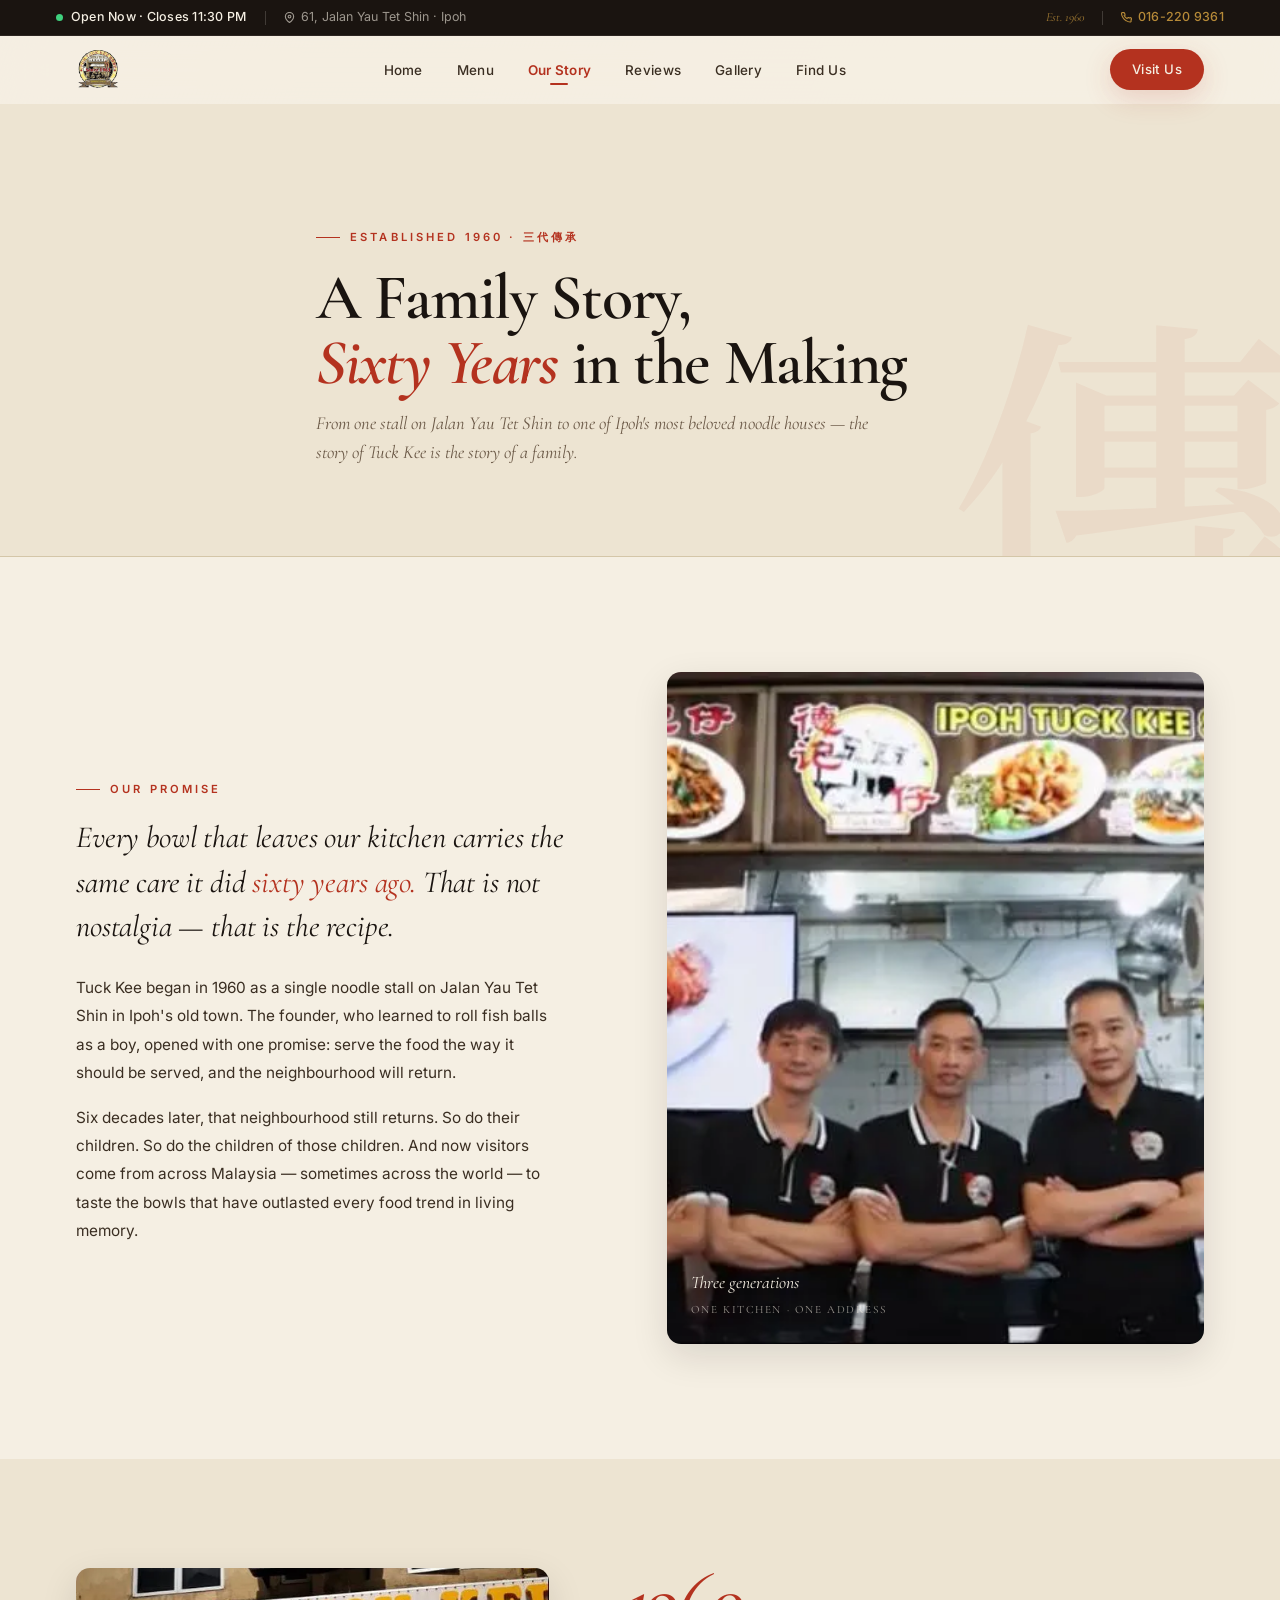
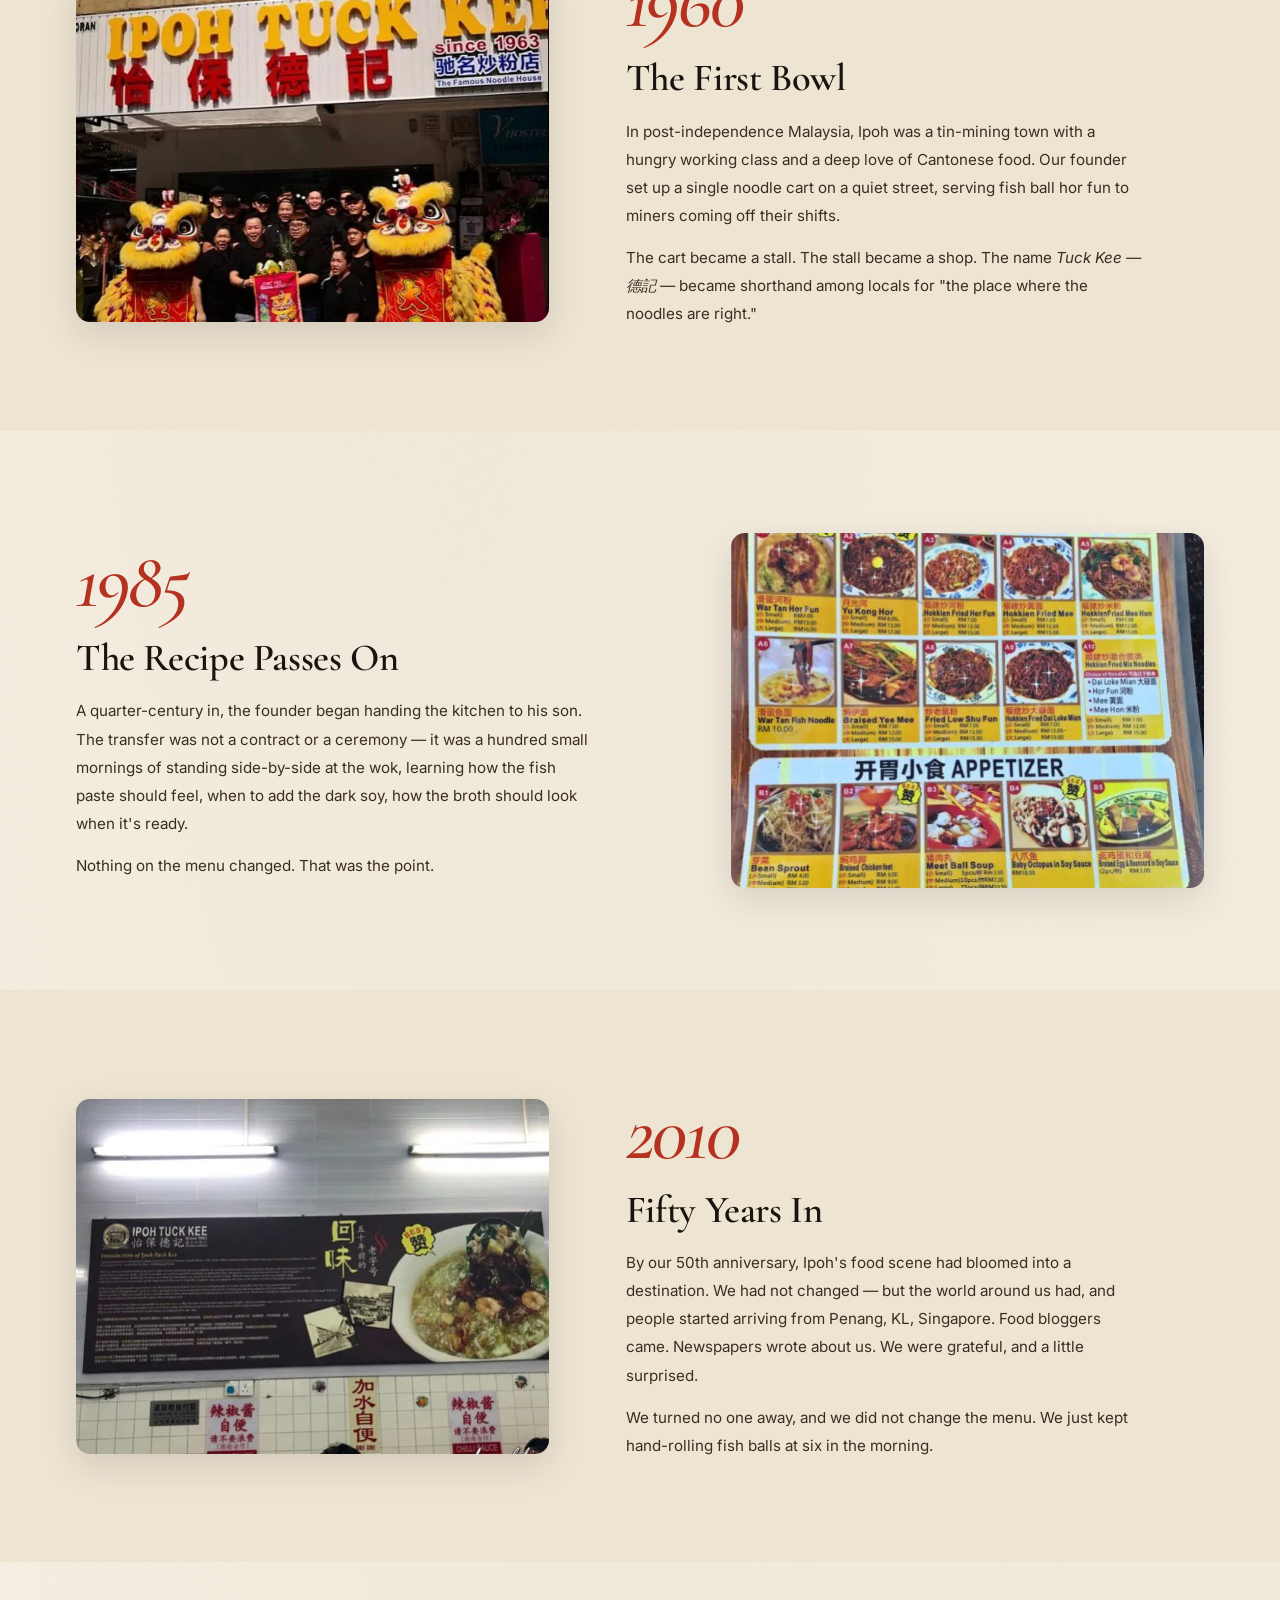
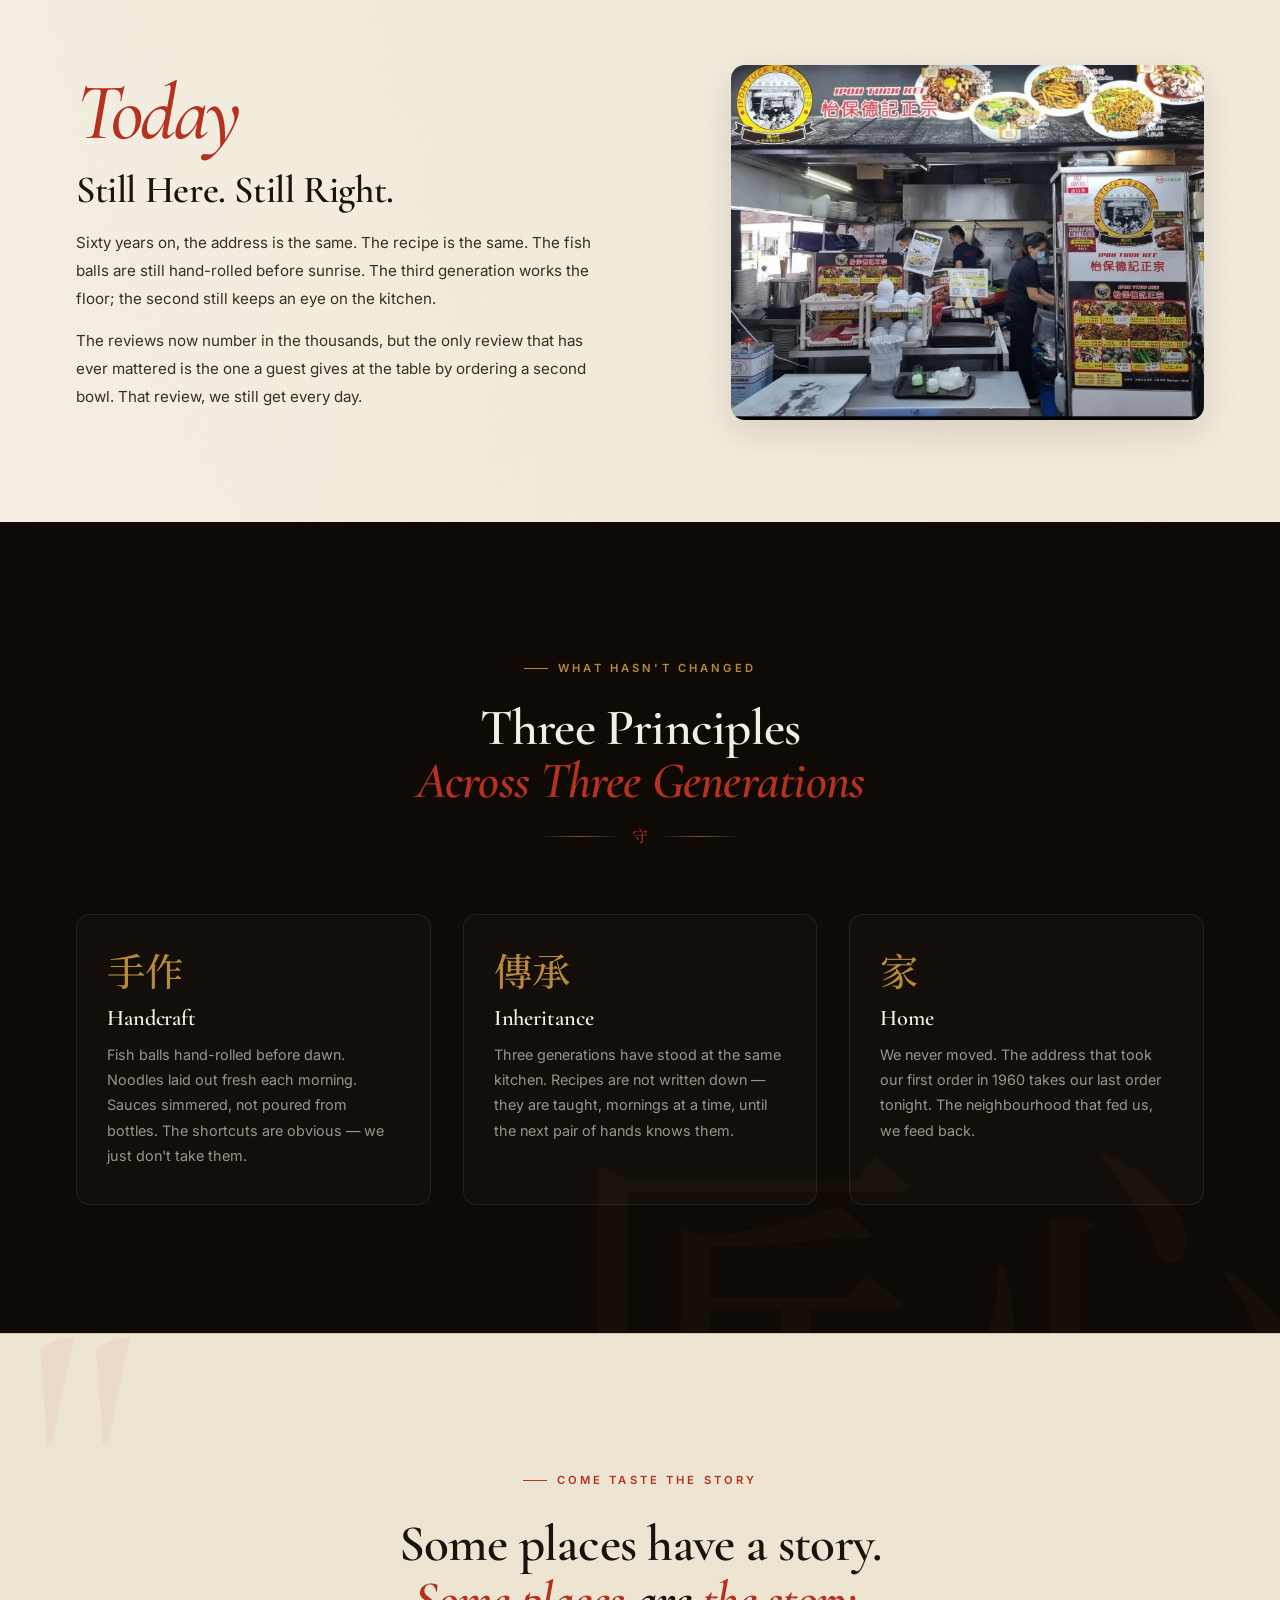
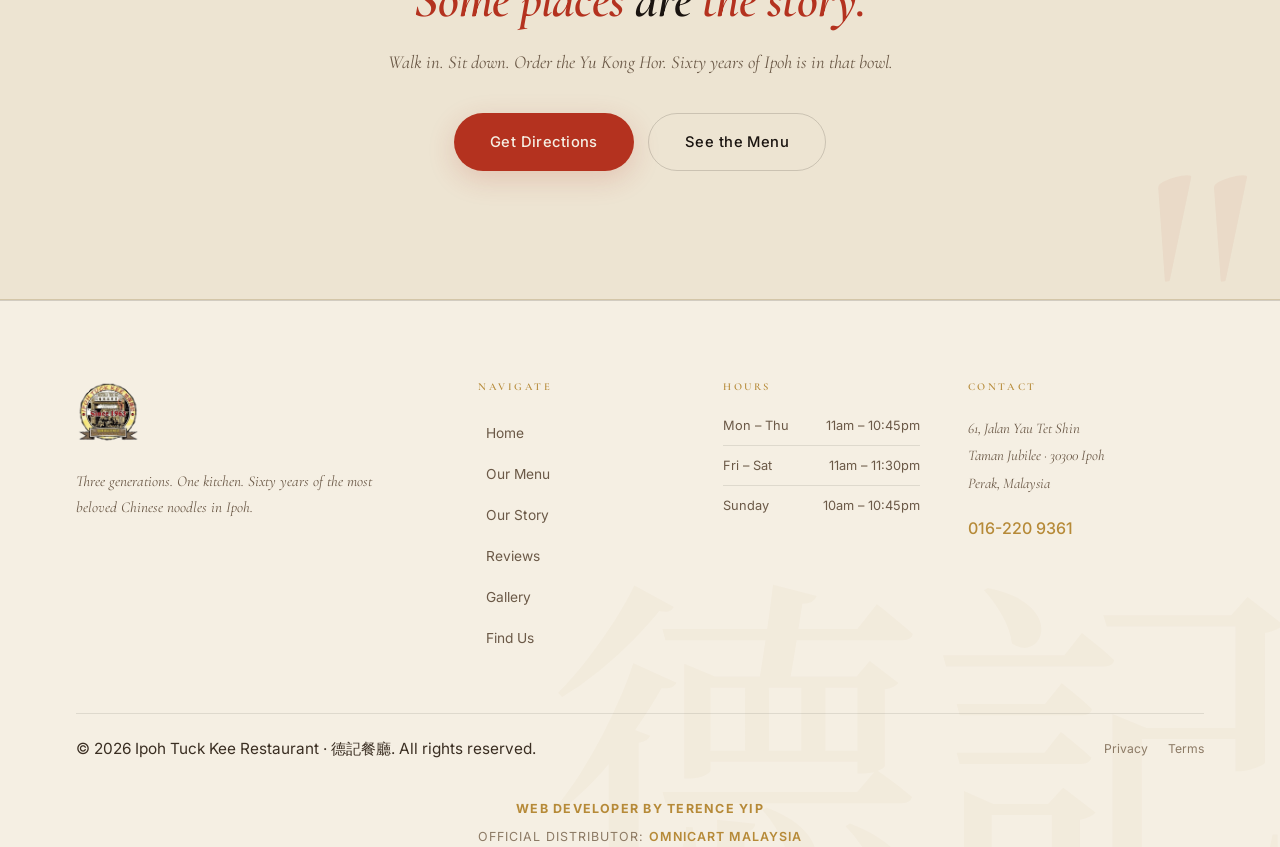
<file: story.html>
<!DOCTYPE html>
<html lang="en">
<head>
  <meta charset="UTF-8">
  <meta name="viewport" content="width=device-width, initial-scale=1.0">
  <meta name="theme-color" content="#1A1410">
  <meta name="description" content="The story of Ipoh Tuck Kee Restaurant — three generations of family, one kitchen, sixty years of Chinese noodles since 1960.">
  <meta property="og:type" content="website">
  <meta property="og:url" content="https://www.tuckkeeipoh.com/story.html">
  <meta property="og:title" content="Our Story · Ipoh Tuck Kee Restaurant · 德記餐廳">
  <meta property="og:description" content="Three generations. One kitchen. Sixty years of the most beloved Chinese noodles in Ipoh.">
  <meta property="og:image" content="https://www.tuckkeeipoh.com/images/logo.png">
  <meta property="og:site_name" content="Ipoh Tuck Kee Restaurant">
  <meta name="twitter:card" content="summary">
  <meta name="twitter:image" content="https://www.tuckkeeipoh.com/images/logo.png">
  <title>Our Story | Ipoh Tuck Kee Restaurant · 德記餐廳</title>
  <link rel="preconnect" href="https://fonts.googleapis.com">
  <link rel="preconnect" href="https://fonts.gstatic.com" crossorigin>
  <link href="https://fonts.googleapis.com/css2?family=Cormorant+Garamond:ital,wght@0,400;0,500;0,600;0,700;1,400;1,500;1,600&family=Inter:wght@300;400;500;600;700&family=Noto+Serif+SC:wght@400;500;600&display=swap" rel="stylesheet">
  <link rel="stylesheet" href="css/main.css?v=49">
</head>
<body>

<!-- ── STATUS BAR ─────────────────────────────────────────── -->
<div class="status-bar" role="banner">
  <div class="status-bar-left">
    <span class="status-pulse" id="statusPulse">
      <span class="status-pulse-dot" aria-hidden="true"></span>
      <span class="status-pulse-label">Open Now · Closes 10:45 PM</span>
    </span>
    <span class="status-divider" aria-hidden="true"></span>
    <span class="status-addr">
      <svg width="11" height="11" viewBox="0 0 24 24" fill="none" stroke="currentColor" stroke-width="2.5" aria-hidden="true"><path d="M21 10c0 7-9 13-9 13s-9-6-9-13a9 9 0 0 1 18 0z"/><circle cx="12" cy="10" r="3"/></svg>
      61, Jalan Yau Tet Shin · Ipoh
    </span>
  </div>
  <div class="status-bar-right">
    <span class="status-since" aria-hidden="true">Est. 1960</span>
    <span class="status-divider" aria-hidden="true"></span>
    <a href="tel:016-2209361" class="status-phone">
      <svg width="11" height="11" viewBox="0 0 24 24" fill="none" stroke="currentColor" stroke-width="2.5" aria-hidden="true"><path d="M22 16.92v3a2 2 0 0 1-2.18 2 19.79 19.79 0 0 1-8.63-3.07A19.5 19.5 0 0 1 4.07 12a19.79 19.79 0 0 1-3.07-8.67A2 2 0 0 1 3 1.22h3a2 2 0 0 1 2 1.72 12.84 12.84 0 0 0 .7 2.81 2 2 0 0 1-.45 2.11L7.09 8a16 16 0 0 0 6 6l1.27-1.27a2 2 0 0 1 2.11-.45 12.84 12.84 0 0 0 2.81.7A2 2 0 0 1 22 16.92z"/></svg>
      016-220 9361
    </a>
  </div>
</div>

<!-- ── NAV ────────────────────────────────────────────────── -->
<nav class="nav" id="nav" role="navigation" aria-label="Main">
  <div class="nav-inner wrap">
    <a href="index.html" class="nav-logo" aria-label="Ipoh Tuck Kee — Home">
      <img src="images/logo.png" alt="Ipoh Tuck Kee · 怡保德記" class="nav-logo-img" loading="lazy">
    </a>
    <ul class="nav-links" id="navLinks">
      <li><a href="index.html"      class="nav-link">Home</a></li>
      <li><a href="menu.html"        class="nav-link">Menu</a></li>
      <li><a href="story.html"       class="nav-link active">Our Story</a></li>
      <li><a href="reviews.html"     class="nav-link">Reviews</a></li>
      <li><a href="gallery.html"     class="nav-link">Gallery</a></li>
      <li><a href="reservation.html" class="nav-link">Find Us</a></li>
    </ul>
    <div class="nav-right">
      <a href="reservation.html" class="btn btn-cinnabar btn-pill nav-cta">Visit Us</a>
      <button class="nav-burger" id="navBurger" aria-label="Open menu" aria-expanded="false">
        <span></span><span></span><span></span>
      </button>
    </div>
  </div>
</nav>

<!-- ── PAGE HERO ──────────────────────────────────────────── -->
<section class="page-hero" aria-label="Our Story">
  <div class="page-hero-bg-char" aria-hidden="true">傳</div>
  <div class="page-hero-inner wrap">
    <span class="eyebrow">Established 1960 · 三代傳承</span>
    <h1 class="page-hero-title">A Family Story,<br><em>Sixty Years</em> in the Making</h1>
    <p class="page-hero-sub">From one stall on Jalan Yau Tet Shin to one of Ipoh's most beloved noodle houses — the story of Tuck Kee is the story of a family.</p>
  </div>
</section>

<!-- ── STORY INTRO ────────────────────────────────────────── -->
<section class="story-intro">
  <div class="wrap">
    <div class="story-intro-grid">
      <div class="reveal reveal-left">
        <span class="eyebrow">Our Promise</span>
        <p class="story-lede">
          Every bowl that leaves our kitchen carries the same care it did <em>sixty years ago.</em>
          That is not nostalgia — that is the recipe.
        </p>
        <p class="story-body">
          Tuck Kee began in 1960 as a single noodle stall on Jalan Yau Tet Shin in Ipoh's old town.
          The founder, who learned to roll fish balls as a boy, opened with one promise: serve
          the food the way it should be served, and the neighbourhood will return.
        </p>
        <p class="story-body">
          Six decades later, that neighbourhood still returns. So do their children. So do the children
          of those children. And now visitors come from across Malaysia — sometimes across the world —
          to taste the bowls that have outlasted every food trend in living memory.
        </p>
      </div>
      <div class="story-img reveal reveal-right" aria-hidden="true">
        <span class="story-img-label">
          Three generations
          <small>One Kitchen · One Address</small>
        </span>
      </div>
    </div>
  </div>
</section>

<!-- ── STORY CHAPTER: 1960 ────────────────────────────────── -->
<section class="story-chapter" aria-labelledby="ch-1960">
  <div class="wrap">
    <div class="story-chapter-grid">
      <div class="story-chapter-img story-img-1965 reveal reveal-left" aria-hidden="true"></div>
      <div class="reveal reveal-right">
        <div class="story-chapter-year">1960</div>
        <h2 class="story-chapter-title" id="ch-1960">The First Bowl</h2>
        <p class="story-chapter-body">
          In post-independence Malaysia, Ipoh was a tin-mining town with a hungry working class and
          a deep love of Cantonese food. Our founder set up a single noodle cart on a quiet street,
          serving fish ball hor fun to miners coming off their shifts.
        </p>
        <p class="story-chapter-body">
          The cart became a stall. The stall became a shop. The name <em>Tuck Kee — 德記 —</em> became
          shorthand among locals for "the place where the noodles are right."
        </p>
      </div>
    </div>
  </div>
</section>

<!-- ── STORY CHAPTER: 1985 ────────────────────────────────── -->
<section class="story-chapter" aria-labelledby="ch-1985">
  <div class="wrap">
    <div class="story-chapter-grid">
      <div class="reveal reveal-left">
        <div class="story-chapter-year">1985</div>
        <h2 class="story-chapter-title" id="ch-1985">The Recipe Passes On</h2>
        <p class="story-chapter-body">
          A quarter-century in, the founder began handing the kitchen to his son. The transfer was
          not a contract or a ceremony — it was a hundred small mornings of standing side-by-side
          at the wok, learning how the fish paste should feel, when to add the dark soy, how the
          broth should look when it's ready.
        </p>
        <p class="story-chapter-body">
          Nothing on the menu changed. That was the point.
        </p>
      </div>
      <div class="story-chapter-img story-img-1985 reveal reveal-right" aria-hidden="true"></div>
    </div>
  </div>
</section>

<!-- ── STORY CHAPTER: 2010 ────────────────────────────────── -->
<section class="story-chapter" aria-labelledby="ch-2010">
  <div class="wrap">
    <div class="story-chapter-grid">
      <div class="story-chapter-img story-img-2005 reveal reveal-left" aria-hidden="true"></div>
      <div class="reveal reveal-right">
        <div class="story-chapter-year">2010</div>
        <h2 class="story-chapter-title" id="ch-2010">Fifty Years In</h2>
        <p class="story-chapter-body">
          By our 50th anniversary, Ipoh's food scene had bloomed into a destination. We had not
          changed — but the world around us had, and people started arriving from Penang, KL, Singapore.
          Food bloggers came. Newspapers wrote about us. We were grateful, and a little surprised.
        </p>
        <p class="story-chapter-body">
          We turned no one away, and we did not change the menu. We just kept hand-rolling fish balls
          at six in the morning.
        </p>
      </div>
    </div>
  </div>
</section>

<!-- ── STORY CHAPTER: TODAY ───────────────────────────────── -->
<section class="story-chapter" aria-labelledby="ch-today">
  <div class="wrap">
    <div class="story-chapter-grid">
      <div class="reveal reveal-left">
        <div class="story-chapter-year">Today</div>
        <h2 class="story-chapter-title" id="ch-today">Still Here. Still Right.</h2>
        <p class="story-chapter-body">
          Sixty years on, the address is the same. The recipe is the same. The fish balls are still
          hand-rolled before sunrise. The third generation works the floor; the second still keeps
          an eye on the kitchen.
        </p>
        <p class="story-chapter-body">
          The reviews now number in the thousands, but the only review that has ever mattered is the
          one a guest gives at the table by ordering a second bowl. That review, we still get every day.
        </p>
      </div>
      <div class="story-chapter-img story-img-2025 reveal reveal-right" aria-hidden="true"></div>
    </div>
  </div>
</section>

<!-- ── PILLARS ────────────────────────────────────────────── -->
<section class="story-pillars" aria-labelledby="pillars-h">
  <div class="wrap">
    <div class="section-head reveal reveal-up">
      <span class="eyebrow eyebrow-gold">What Hasn't Changed</span>
      <h2 id="pillars-h">Three Principles<br><em>Across Three Generations</em></h2>
      <div class="brushstroke" aria-hidden="true"><span>守</span></div>
    </div>

    <div class="pillars-grid">
      <article class="pillar-card reveal reveal-up" style="--reveal-delay:0s">
        <div class="pillar-zh" aria-hidden="true">手作</div>
        <h3 class="pillar-title">Handcraft</h3>
        <p class="pillar-body">
          Fish balls hand-rolled before dawn. Noodles laid out fresh each morning.
          Sauces simmered, not poured from bottles. The shortcuts are obvious — we just don't take them.
        </p>
      </article>

      <article class="pillar-card reveal reveal-up" style="--reveal-delay:0.15s">
        <div class="pillar-zh" aria-hidden="true">傳承</div>
        <h3 class="pillar-title">Inheritance</h3>
        <p class="pillar-body">
          Three generations have stood at the same kitchen. Recipes are not written down —
          they are taught, mornings at a time, until the next pair of hands knows them.
        </p>
      </article>

      <article class="pillar-card reveal reveal-up" style="--reveal-delay:0.3s">
        <div class="pillar-zh" aria-hidden="true">家</div>
        <h3 class="pillar-title">Home</h3>
        <p class="pillar-body">
          We never moved. The address that took our first order in 1960 takes our last order tonight.
          The neighbourhood that fed us, we feed back.
        </p>
      </article>
    </div>
  </div>
</section>

<!-- ── VISIT CTA ──────────────────────────────────────────── -->
<section class="quote-section section">
  <div class="wrap">
    <div class="quote-inner reveal reveal-up">
      <span class="eyebrow">Come Taste the Story</span>
      <h2 style="font-family:var(--f-display);font-size:clamp(2rem,4vw,3.2rem);font-weight:600;color:var(--ink);line-height:1.1;letter-spacing:-0.015em;margin:8px 0 20px">
        Some places have a story.<br><em style="font-style:italic;color:var(--cinnabar)">Some places <strong>are</strong> the story.</em>
      </h2>
      <p style="font-family:var(--f-display);font-style:italic;font-size:1.15rem;color:var(--ink-3);max-width:560px;margin:0 auto 36px;line-height:1.55">
        Walk in. Sit down. Order the Yu Kong Hor. Sixty years of Ipoh is in that bowl.
      </p>
      <div style="display:flex;gap:14px;flex-wrap:wrap;justify-content:center">
        <a href="reservation.html" class="btn btn-cinnabar btn-lg btn-pill">Get Directions</a>
        <a href="menu.html" class="btn btn-ghost-ink btn-lg btn-pill">See the Menu</a>
      </div>
    </div>
  </div>
</section>

<!-- ── FOOTER ─────────────────────────────────────────────── -->
<footer class="footer" role="contentinfo">
  <div class="wrap">
    <div class="footer-top">
      <div class="footer-brand">
        <div class="footer-logo">
          <img src="images/logo.png" alt="Ipoh Tuck Kee" class="footer-logo-img" loading="lazy">
        </div>
        <p class="footer-tagline">Three generations. One kitchen. Sixty years of the most beloved Chinese noodles in Ipoh.</p>
      </div>
      <nav class="footer-col">
        <h4 class="footer-col-title">Navigate</h4>
        <ul class="footer-links">
          <li><a href="index.html">Home</a></li>
          <li><a href="menu.html">Our Menu</a></li>
          <li><a href="story.html">Our Story</a></li>
          <li><a href="reviews.html">Reviews</a></li>
          <li><a href="gallery.html">Gallery</a></li>
          <li><a href="reservation.html">Find Us</a></li>
        </ul>
      </nav>
      <div class="footer-col">
        <h4 class="footer-col-title">Hours</h4>
        <ul class="footer-hours-mini">
          <li class="footer-hr-row"><span>Mon – Thu</span><span>11am – 10:45pm</span></li>
          <li class="footer-hr-row"><span>Fri – Sat</span><span>11am – 11:30pm</span></li>
          <li class="footer-hr-row"><span>Sunday</span><span>10am – 10:45pm</span></li>
        </ul>
      </div>
      <div class="footer-col">
        <h4 class="footer-col-title">Contact</h4>
        <address class="footer-address">61, Jalan Yau Tet Shin<br>Taman Jubilee · 30300 Ipoh<br>Perak, Malaysia</address>
        <a href="tel:016-2209361" class="footer-phone">016-220 9361</a>
      </div>
    </div>
    <div class="footer-bottom">
      <p>© 2026 Ipoh Tuck Kee Restaurant · 德記餐廳. All rights reserved.</p>
      <div class="footer-bottom-links"><a href="#">Privacy</a><a href="#">Terms</a></div>
    </div>
    <p class="footer-dev-credit"><strong>Web Developer by Terence Yip</strong></p>
    <p class="footer-distributor-credit">Official Distributor: <a href="https://www.omnicartmalaysia.com" target="_blank" rel="noopener">OmniCart Malaysia</a></p>
  </div>
</footer>

<script src="js/main.js" defer></script>
<script>
(function(){
  var sp = function(el, prop, val){ el.style.setProperty(prop, val, 'important'); };
  var els = Array.prototype.slice.call(document.querySelectorAll('.reveal'));
  if(!els.length) return;

  var getInitialTransform = function(el){
    if(el.classList.contains('reveal-up'))    return 'translateY(48px)';
    if(el.classList.contains('reveal-left'))  return 'translateX(-48px)';
    if(el.classList.contains('reveal-right')) return 'translateX(48px)';
    return 'translateY(48px)';
  };

  /* Set initial hidden state inline with !important */
  els.forEach(function(el){
    sp(el, 'opacity', '0');
    sp(el, 'transform', getInitialTransform(el));
    sp(el, 'transition', 'none');
  });

  var reveal = function(el){
    var delay = parseFloat(getComputedStyle(el).getPropertyValue('--reveal-delay')) || 0;
    setTimeout(function(){
      requestAnimationFrame(function(){
        sp(el, 'transition', 'opacity 0.75s ease, transform 0.85s cubic-bezier(0.22,1,0.36,1)');
        requestAnimationFrame(function(){
          sp(el, 'opacity', '1');
          sp(el, 'transform', 'none');
        });
      });
    }, delay * 1000);
  };

  var io = new IntersectionObserver(function(entries){
    entries.forEach(function(e){
      if(e.isIntersecting){
        reveal(e.target);
        io.unobserve(e.target);
      }
    });
  }, {threshold: 0.1});

  els.forEach(function(el){ io.observe(el); });
})();
</script>
</body>
</html>
</file>
<file: css/main.css>
/* ============================================================
   IPOH TUCK KEE — HERITAGE ASIAN MODERN v3
   Tea-house · Rice paper · Ink wash · Cinnabar & Jade · Gold
   Fonts: Cormorant Garamond · Inter · Noto Serif SC
   ============================================================ */

/* ── DESIGN TOKENS ────────────────────────────────────────── */
:root {
  /* Paper & Ink palette */
  --paper:        #F5EFE3;   /* rice paper base */
  --paper-2:      #EDE4D2;   /* warmer wash     */
  --paper-3:      #E0D4BC;   /* deeper paper    */
  --paper-edge:   #D4C6A8;   /* paper edge line */
  --ink:          #1A1410;   /* deep ink (text) */
  --ink-2:        #3A2E22;   /* warm ink        */
  --ink-3:        #6B5947;   /* muted ink       */
  --ink-soft:     #8C7A65;   /* placeholder ink */

  /* Accent: Cinnabar red (vermilion) + Jade + Gold */
  --cinnabar:        #B4321F;
  --cinnabar-deep:   #8A1F10;
  --cinnabar-mid:    #D44826;
  --cinnabar-pale:   rgba(180,50,31,0.08);
  --cinnabar-line:   rgba(180,50,31,0.22);

  --jade:            #3D6B4F;
  --jade-deep:       #214830;
  --jade-pale:       rgba(61,107,79,0.10);

  --gold:            #B68A38;
  --gold-light:      #D4AC56;
  --gold-pale:       rgba(182,138,56,0.12);
  --gold-line:       rgba(182,138,56,0.30);

  /* Dark mode (for footer/sections) */
  --night:           #0F0A06;
  --night-2:         #1C140C;
  --night-3:         #2A1E12;

  --white:           #FFFFFF;
  --line:            rgba(26,20,16,0.10);
  --line-strong:     rgba(26,20,16,0.16);

  /* Typography */
  --f-display: 'Cormorant Garamond', 'Playfair Display', Georgia, serif;
  --f-body:    'Inter', 'DM Sans', system-ui, -apple-system, sans-serif;
  --f-chinese: 'Noto Serif SC', 'SimSun', serif;
  --f-mono:    'JetBrains Mono', ui-monospace, monospace;

  /* Layout */
  --status-h:  36px;
  --nav-h:     68px;
  --total-top: calc(var(--status-h) + var(--nav-h));
  --wrap:      1240px;
  --col-pad:   clamp(1.25rem, 5vw, 3.5rem);

  /* Motion (subtle & refined) */
  --ease:     cubic-bezier(0.32, 0.08, 0.24, 1);
  --ease-out: cubic-bezier(0, 0, 0.2, 1);
  --t:        0.45s;
  --t-fast:   0.22s;

  /* Shape */
  --r:    8px;
  --r-lg: 14px;
  --r-xl: 22px;

  /* Shadow (warm, soft) */
  --sh-sm: 0 1px 3px rgba(26,20,16,0.06), 0 1px 2px rgba(26,20,16,0.04);
  --sh-md: 0 4px 16px rgba(26,20,16,0.08), 0 2px 6px rgba(26,20,16,0.05);
  --sh-lg: 0 12px 36px rgba(26,20,16,0.12);
  --sh-xl: 0 24px 60px rgba(26,20,16,0.18);
  --sh-ink:0 8px 28px rgba(180,50,31,0.18);
}

/* ── RESET ────────────────────────────────────────────────── */
*,*::before,*::after{box-sizing:border-box;margin:0;padding:0}
html{scroll-behavior:smooth;font-size:16px;-webkit-text-size-adjust:100%;scroll-padding-top:var(--total-top)}
body{
  font-family:var(--f-body);
  background:var(--paper);
  color:var(--ink);
  line-height:1.65;
  font-weight:400;
  -webkit-font-smoothing:antialiased;
  -moz-osx-font-smoothing:grayscale;
  overflow-x:hidden;
  /* Subtle rice-paper texture */
  background-image:
    radial-gradient(at 30% 20%, rgba(212,196,168,0.18) 0%, transparent 50%),
    radial-gradient(at 80% 70%, rgba(182,138,56,0.06) 0%, transparent 55%),
    repeating-linear-gradient(110deg, rgba(26,20,16,0.012) 0px, rgba(26,20,16,0.012) 1px, transparent 1px, transparent 4px);
}
img{display:block;max-width:100%}
a{text-decoration:none;color:inherit}
button{cursor:pointer;border:none;background:none;font-family:inherit;color:inherit}
ul,ol{list-style:none}
address{font-style:normal}
summary{list-style:none;cursor:pointer}
summary::-webkit-details-marker{display:none}
:focus-visible{outline:2px solid var(--gold);outline-offset:3px;border-radius:3px}
::selection{background:var(--cinnabar);color:var(--paper)}

/* ── TYPOGRAPHY ───────────────────────────────────────────── */
h1,h2,h3,h4,h5{
  font-family:var(--f-display);
  line-height:1.12;
  color:var(--ink);
  font-weight:600;
  letter-spacing:-0.005em;
}
p{color:var(--ink-2);font-size:0.96rem;line-height:1.7}
strong{font-weight:600;color:var(--ink)}

.t-display{
  font-family:var(--f-display);
  font-size:clamp(3.2rem, 8vw, 6.8rem);
  font-weight:500;
  line-height:0.98;
  letter-spacing:-0.02em;
}
.t-h1{font-family:var(--f-display);font-size:clamp(2.4rem, 5vw, 4rem);font-weight:600;line-height:1.05;letter-spacing:-0.015em}
.t-h2{font-family:var(--f-display);font-size:clamp(1.9rem, 3.6vw, 3rem);font-weight:600;line-height:1.1}
.t-h3{font-family:var(--f-display);font-size:clamp(1.3rem, 2vw, 1.6rem);font-weight:600}
.t-italic{font-style:italic}
.t-sm{font-size:0.86rem}
.t-xs{font-size:0.74rem;letter-spacing:0.08em}

.eyebrow{
  display:inline-flex;align-items:center;gap:10px;
  font-family:var(--f-body);
  font-size:0.7rem;font-weight:600;
  letter-spacing:0.28em;text-transform:uppercase;
  color:var(--cinnabar);
  margin-bottom:18px;
}
.eyebrow::before{
  content:'';width:24px;height:1px;background:var(--cinnabar);
}
.eyebrow-gold{color:var(--gold)}
.eyebrow-gold::before{background:var(--gold)}
.eyebrow-paper{color:rgba(245,239,227,0.7)}
.eyebrow-paper::before{background:var(--gold)}

.zh{font-family:var(--f-chinese);font-weight:400}
.italic{font-style:italic}

/* Decorative seal mark (red cinnabar square) */
.seal{
  display:inline-flex;align-items:center;justify-content:center;
  width:36px;height:36px;
  background:var(--cinnabar);color:var(--paper);
  font-family:var(--f-chinese);font-size:0.85rem;font-weight:600;
  border-radius:2px;
  transform:rotate(-2deg);
  letter-spacing:-0.02em;
}
.seal-sm{width:26px;height:26px;font-size:0.7rem}
.seal-lg{width:52px;height:52px;font-size:1.2rem}

/* Brushstroke divider */
.brushstroke{
  display:flex;align-items:center;gap:12px;margin:24px 0;
}
.brushstroke::before,.brushstroke::after{
  content:'';flex:1;height:1px;
  background:linear-gradient(to right,transparent,var(--ink-3),transparent);
  max-width:80px;
}
.brushstroke span{
  font-family:var(--f-chinese);color:var(--cinnabar);font-size:1rem;
}

/* ── LAYOUT ───────────────────────────────────────────────── */
.wrap{max-width:var(--wrap);margin-inline:auto;padding-inline:var(--col-pad)}
.section{padding-block:clamp(72px,10vw,140px)}
.section-sm{padding-block:clamp(40px,6vw,80px)}
.sr-only{position:absolute;width:1px;height:1px;padding:0;margin:-1px;overflow:hidden;clip:rect(0,0,0,0);white-space:nowrap;border:0}

/* ── BUTTONS ──────────────────────────────────────────────── */
.btn{
  display:inline-flex;align-items:center;gap:9px;
  padding:13px 28px;border-radius:var(--r);
  font-family:var(--f-body);font-size:0.85rem;font-weight:500;
  letter-spacing:0.03em;
  transition:transform var(--t) var(--ease),background var(--t-fast),color var(--t-fast),border-color var(--t-fast),box-shadow var(--t) var(--ease);
  white-space:nowrap;cursor:pointer;
}
.btn:hover{transform:translateY(-1px)}
.btn:active{transform:translateY(0)}
.btn-lg{padding:16px 36px;font-size:0.92rem}
.btn-sm{padding:9px 18px;font-size:0.76rem}
.btn-block{width:100%;justify-content:center}
.btn-pill{border-radius:100px}

.btn-cinnabar{background:var(--cinnabar);color:var(--paper);box-shadow:var(--sh-ink)}
.btn-cinnabar:hover{background:var(--cinnabar-deep);box-shadow:0 12px 32px rgba(180,50,31,0.32)}

.btn-ink{background:var(--ink);color:var(--paper)}
.btn-ink:hover{background:var(--ink-2)}

.btn-gold{background:var(--gold);color:var(--ink)}
.btn-gold:hover{background:var(--gold-light)}

.btn-paper{background:var(--paper);color:var(--ink);border:1px solid var(--line-strong)}
.btn-paper:hover{background:var(--white);border-color:var(--ink)}

.btn-ghost-ink{
  background:transparent;color:var(--ink);
  border:1px solid var(--line-strong);
}
.btn-ghost-ink:hover{background:var(--ink);color:var(--paper);border-color:var(--ink)}

.btn-ghost-paper{
  background:transparent;color:var(--paper);
  border:1px solid rgba(245,239,227,0.3);
}
.btn-ghost-paper:hover{background:rgba(245,239,227,0.08);border-color:var(--paper)}

.btn-ghost-gold{
  background:transparent;color:var(--gold);
  border:1px solid var(--gold-line);
}
.btn-ghost-gold:hover{background:var(--gold-pale)}
.btn-waze{background:#33CCFF;color:#1a1a2e;border:none;font-weight:600;display:inline-flex;align-items:center;gap:7px}
.btn-waze:hover{background:#00BBEE;color:#1a1a2e}
.visit-nav-btns{display:flex;gap:12px;flex-wrap:wrap;margin-top:32px}
.visit-nav-btns .btn{display:inline-flex;align-items:center;gap:7px}

.btn-ghost-cinnabar{
  background:transparent;color:var(--cinnabar);
  border:1px solid var(--cinnabar-line);
}
.btn-ghost-cinnabar:hover{background:var(--cinnabar-pale)}

/* ── STATUS BAR (sticky walk-in hook) ─────────────────────── */
.status-bar{
  position:fixed;top:0;left:0;right:0;z-index:950;
  height:var(--status-h);
  background:var(--ink);color:var(--paper);
  display:flex;align-items:center;justify-content:space-between;
  padding-inline:var(--col-pad);
  font-size:0.78rem;
  border-bottom:1px solid rgba(245,239,227,0.08);
}
.status-bar-left{display:flex;align-items:center;gap:18px}
.status-bar-right{display:flex;align-items:center;gap:18px}
.status-pulse{display:inline-flex;align-items:center;gap:8px;font-weight:500;letter-spacing:0.02em}
.status-pulse-dot{
  width:7px;height:7px;border-radius:50%;
  background:#3FD17E;
  box-shadow:0 0 0 0 rgba(63,209,126,0.5);
  animation:pulse-ring 2s ease-out infinite;
}
.status-pulse.closed .status-pulse-dot{background:var(--cinnabar-mid);animation:none}
@keyframes pulse-ring{
  0%{box-shadow:0 0 0 0 rgba(63,209,126,0.6)}
  70%{box-shadow:0 0 0 8px rgba(63,209,126,0)}
  100%{box-shadow:0 0 0 0 rgba(63,209,126,0)}
}
.status-bar-zh{color:var(--gold);font-family:var(--f-chinese);opacity:0.7}
.status-divider{width:1px;height:14px;background:rgba(245,239,227,0.18)}
.status-phone{color:var(--gold);font-weight:500;letter-spacing:0.02em;display:flex;align-items:center;gap:6px;transition:color var(--t-fast)}
.status-phone:hover{color:var(--gold-light)}
.status-addr{color:rgba(245,239,227,0.6);display:flex;align-items:center;gap:6px}
.status-since{font-family:var(--f-display);font-style:italic;color:var(--gold);opacity:0.85}

/* ── NAV ──────────────────────────────────────────────────── */
.nav{
  position:fixed;top:var(--status-h);left:0;right:0;z-index:900;
  height:var(--nav-h);
  background:rgba(245,239,227,0.85);
  backdrop-filter:blur(20px) saturate(140%);
  -webkit-backdrop-filter:blur(20px) saturate(140%);
  border-bottom:1px solid transparent;
  transition:background var(--t) var(--ease),border-color var(--t) var(--ease),box-shadow var(--t) var(--ease);
}
.nav.scrolled{
  background:rgba(245,239,227,0.96);
  border-bottom-color:var(--line);
  box-shadow:var(--sh-sm);
}
.nav-inner{
  height:100%;
  display:flex;align-items:center;justify-content:space-between;gap:24px;
}
/* Logo */
.nav-logo{display:flex;align-items:center;gap:12px;color:var(--ink)}
.logo-seal{
  width:40px;height:40px;
  background:var(--cinnabar);color:var(--paper);
  display:flex;align-items:center;justify-content:center;
  font-family:var(--f-chinese);font-size:1.1rem;font-weight:500;
  border-radius:3px;transform:rotate(-2deg);
  flex-shrink:0;
  box-shadow:0 2px 8px rgba(180,50,31,0.18);
}
.logo-text{display:flex;flex-direction:column;line-height:1.15}
.logo-en{
  font-family:var(--f-display);font-size:1.18rem;font-weight:600;
  color:var(--ink);letter-spacing:-0.005em;
}
.logo-sub{
  font-family:var(--f-body);font-size:0.62rem;
  color:var(--ink-3);letter-spacing:0.18em;text-transform:uppercase;
  margin-top:2px;
}

/* Nav links */
.nav-links{display:flex;align-items:center;gap:2px}
.nav-link{
  color:var(--ink-2);
  font-size:0.84rem;font-weight:500;letter-spacing:0.02em;
  padding:9px 16px;border-radius:6px;
  transition:color var(--t-fast),background var(--t-fast);
  position:relative;
}
.nav-link:hover{color:var(--cinnabar);background:var(--cinnabar-pale)}
.nav-link.active{color:var(--cinnabar);font-weight:600}
.nav-link.active::after{
  content:'';position:absolute;bottom:2px;left:50%;transform:translateX(-50%);
  width:18px;height:2px;background:var(--cinnabar);border-radius:1px;
}

/* Nav right */
.nav-right{display:flex;align-items:center;gap:10px}
.nav-cta{font-size:0.82rem;padding:10px 22px}

.nav-burger{
  display:none;flex-direction:column;gap:5px;
  width:38px;padding:6px 4px;
}
.nav-burger span{
  display:block;height:2px;border-radius:2px;
  background:var(--ink);
  transition:transform 0.26s,opacity 0.26s;
}
.nav-burger.open span:nth-child(1){transform:translateY(7px) rotate(45deg)}
.nav-burger.open span:nth-child(2){opacity:0}
.nav-burger.open span:nth-child(3){transform:translateY(-7px) rotate(-45deg)}

/* ── HERO ─────────────────────────────────────────────────── */
.hero{
  min-height:calc(100svh - var(--total-top));
  margin-top:var(--total-top);
  display:grid;
  grid-template-columns:1.05fr 1fr;
  position:relative;
  overflow:hidden;
  background:var(--paper);
}
.hero-bg-char{
  position:absolute;
  top:50%;left:-4%;
  transform:translateY(-50%);
  font-family:var(--f-chinese);
  font-size:clamp(280px,32vw,560px);
  font-weight:500;
  color:rgba(180,50,31,0.05);
  line-height:0.85;
  pointer-events:none;
  user-select:none;
  z-index:0;
}
.hero-bg-stroke{
  position:absolute;
  right:-2%;bottom:-10%;
  width:60%;height:60%;
  pointer-events:none;user-select:none;
  opacity:0.04;
  z-index:0;
}

/* Left: copy panel */
.hero-copy{
  display:flex;flex-direction:column;justify-content:center;
  padding:clamp(48px,7vw,96px) clamp(28px,4vw,72px) clamp(48px,7vw,96px) var(--col-pad);
  position:relative;z-index:2;
}
.hero-meta-row{
  display:flex;align-items:center;gap:14px;margin-bottom:28px;
}
.hero-meta-row .seal{margin-right:4px}
.hero-est{
  font-family:var(--f-display);font-style:italic;font-size:0.95rem;
  color:var(--ink-3);
}
.hero-meta-row .status-pulse{font-size:0.78rem;color:var(--jade-deep)}

.hero-title{
  font-family:var(--f-display);
  font-size:clamp(3.2rem,7vw,6.4rem);
  font-weight:500;
  color:var(--ink);
  line-height:0.97;
  letter-spacing:-0.022em;
  margin-bottom:8px;
}
.hero-title em{
  font-style:italic;color:var(--cinnabar);
  font-weight:500;
}
.hero-title-zh{
  font-family:var(--f-chinese);
  font-size:clamp(1.1rem,2vw,1.5rem);
  color:var(--ink-3);
  font-weight:400;
  letter-spacing:0.32em;
  margin-bottom:28px;
}

.hero-lede{
  font-family:var(--f-display);font-style:italic;
  font-size:clamp(1.05rem,1.5vw,1.25rem);
  color:var(--ink-2);
  line-height:1.55;
  max-width:480px;
  margin-bottom:14px;
}
.hero-desc{
  font-family:var(--f-body);
  font-size:0.94rem;
  color:var(--ink-3);
  line-height:1.75;
  max-width:480px;
  margin-bottom:40px;
}

.hero-actions{display:flex;gap:12px;flex-wrap:wrap;margin-bottom:48px}

.hero-trust{
  display:flex;align-items:center;gap:28px;
  padding-top:32px;
  border-top:1px solid var(--line);
  flex-wrap:wrap;
}
.hero-trust-item{display:flex;flex-direction:column;gap:4px}
.hero-trust-val{
  font-family:var(--f-display);font-size:1.7rem;font-weight:600;color:var(--ink);line-height:1;
  display:flex;align-items:baseline;gap:6px;
}
.hero-trust-val small{font-size:0.85rem;font-weight:500;color:var(--gold)}
.hero-trust-label{font-size:0.7rem;color:var(--ink-3);letter-spacing:0.12em;text-transform:uppercase}
.hero-trust-div{width:1px;height:30px;background:var(--line-strong)}

/* Right: paper-panel imagery */
.hero-visual{
  display:grid;
  grid-template-rows:1fr 1fr;
  grid-template-columns:1fr 1fr;
  gap:14px;
  padding:clamp(20px,3vw,40px) var(--col-pad) clamp(20px,3vw,40px) 0;
  position:relative;z-index:1;
}
.hero-panel{
  position:relative;overflow:hidden;
  border-radius:var(--r-lg);
  background:var(--paper-2);
  border:1px solid var(--paper-edge);
  box-shadow:var(--sh-md);
  transition:transform var(--t) var(--ease),box-shadow var(--t) var(--ease);
}
.hero-panel:hover{transform:translateY(-3px);box-shadow:var(--sh-lg)}
.hero-panel-1{grid-row:1/-1}
.hero-panel-glow{
  position:absolute;inset:0;
  background:linear-gradient(to top,rgba(15,10,6,0.7) 0%,rgba(15,10,6,0.1) 50%,transparent 100%);
}
.hero-panel-zh{
  position:absolute;top:14px;right:16px;
  font-family:var(--f-chinese);font-size:0.85rem;
  color:rgba(245,239,227,0.7);letter-spacing:0.12em;
}
.hero-panel-label{
  position:absolute;bottom:18px;left:20px;right:20px;
  color:var(--paper);
}
.hero-panel-label .pl-name{
  display:block;font-family:var(--f-display);font-size:1.05rem;font-weight:500;letter-spacing:-0.005em;
}
.hero-panel-label .pl-sub{
  display:block;font-size:0.72rem;color:rgba(245,239,227,0.65);letter-spacing:0.06em;margin-top:3px;
}
.hero-panel-1{background:linear-gradient(150deg,#5A1A0A 0%,#A02818 35%,#D44826 60%,#8A1F10 100%)}
.hero-panel-2{background:linear-gradient(150deg,#1A2A14 0%,#3D6B4F 45%,#5A8E6A 75%,#214830 100%)}
.hero-panel-3{background:linear-gradient(150deg,#4A3008 0%,#9A7018 40%,#D4AC56 70%,#6A4A08 100%)}

.hero-corner-mark{
  position:absolute;bottom:24px;left:24px;
  display:flex;align-items:center;gap:10px;
  font-size:0.7rem;color:var(--ink-3);letter-spacing:0.14em;text-transform:uppercase;
  z-index:3;
}
.hero-corner-mark::before{
  content:'';width:24px;height:1px;background:var(--ink-3);
}

/* ── STRIP — signature dishes ─────────────────────────────── */
.strip{
  background:var(--white);
  border-block:1px solid var(--line);
  position:relative;
}
.strip-inner{
  display:grid;grid-template-columns:repeat(3,1fr);
}
.strip-item{
  display:flex;flex-direction:column;align-items:center;
  padding:clamp(36px,5vw,64px) clamp(20px,3vw,32px);
  text-align:center;
  position:relative;
  transition:background var(--t-fast);
}
.strip-item:not(:last-child)::after{
  content:'';position:absolute;top:24%;right:0;
  height:52%;width:1px;background:var(--line);
}
.strip-item:hover{background:var(--paper)}

.strip-icon{
  width:72px;height:72px;margin-bottom:22px;
  color:var(--cinnabar);
  transition:transform var(--t) var(--ease);
}
.strip-item:hover .strip-icon{transform:translateY(-3px)}
.strip-icon svg{width:100%;height:100%}

.strip-name-en{
  font-family:var(--f-display);
  font-size:clamp(1.3rem,2vw,1.6rem);
  font-weight:600;color:var(--ink);
  margin-bottom:4px;
}
.strip-name-zh{
  font-family:var(--f-chinese);font-size:0.88rem;
  color:var(--ink-3);letter-spacing:0.16em;margin-bottom:14px;
}
.strip-desc{
  font-size:0.86rem;color:var(--ink-3);line-height:1.7;
  max-width:240px;margin-bottom:18px;
}
.strip-price{
  font-family:var(--f-display);font-size:0.95rem;font-style:italic;
  color:var(--cinnabar);font-weight:600;
}
.strip-price::before{content:'from '; font-style:normal;color:var(--ink-3);font-size:0.75rem;letter-spacing:0.06em;text-transform:uppercase}

/* ── HERITAGE BAND (sixty years) ──────────────────────────── */
.heritage-band{
  background:var(--night);
  color:var(--paper);
  position:relative;overflow:hidden;
}
.heritage-band-bg-char{
  position:absolute;
  right:-4%;top:-20%;
  font-family:var(--f-chinese);
  font-size:clamp(420px,46vw,720px);
  color:rgba(182,138,56,0.04);
  line-height:0.8;
  pointer-events:none;user-select:none;
  font-weight:500;
}
.heritage-inner{
  display:grid;grid-template-columns:1.1fr 1fr;
  gap:clamp(48px,8vw,120px);
  align-items:center;
  position:relative;z-index:1;
  padding-block:clamp(80px,12vw,160px);
}
.heritage-left .eyebrow{color:var(--gold)}
.heritage-left .eyebrow::before{background:var(--gold)}
.heritage-headline{
  font-family:var(--f-display);
  font-size:clamp(2.6rem,5vw,4.6rem);
  font-weight:500;
  color:var(--paper);
  line-height:1.04;letter-spacing:-0.018em;
  margin-bottom:28px;
}
.heritage-headline em{color:var(--gold);font-style:italic}
.heritage-body{
  font-family:var(--f-display);font-style:italic;
  font-size:1.15rem;
  color:rgba(245,239,227,0.7);
  line-height:1.6;
  max-width:520px;
  margin-bottom:24px;
}
.heritage-body-2{
  font-family:var(--f-body);font-size:0.92rem;
  color:rgba(245,239,227,0.55);
  line-height:1.8;
  max-width:520px;
  margin-bottom:40px;
}

.heritage-timeline{
  display:flex;flex-direction:column;gap:20px;
  padding-top:32px;
  border-top:1px solid rgba(245,239,227,0.1);
}
.tl-row{
  display:grid;grid-template-columns:100px 1fr;gap:24px;align-items:baseline;
}
.tl-year{
  font-family:var(--f-display);font-style:italic;font-size:1.3rem;
  color:var(--gold);font-weight:500;line-height:1;
}
.tl-text{font-size:0.88rem;color:rgba(245,239,227,0.7);line-height:1.6}
.tl-text strong{color:var(--paper);font-weight:500}

.heritage-right{
  position:relative;
}
.heritage-stack{
  display:grid;grid-template-columns:1fr 1fr;gap:14px;
}
.heritage-card{
  position:relative;overflow:hidden;
  border-radius:var(--r-lg);
  min-height:240px;
  border:1px solid rgba(245,239,227,0.06);
  box-shadow:var(--sh-lg);
}
.heritage-card:nth-child(1){grid-row:span 2;min-height:500px}
.heritage-card:nth-child(1){background:linear-gradient(150deg,#1A0A04 0%,#5A1808 35%,#A02818 60%,#3A1004 100%)}
.heritage-card:nth-child(2){background:linear-gradient(150deg,#0A1F14 0%,#21482E 45%,#3D6B4F 75%,#0F2818 100%)}
.heritage-card:nth-child(3){background:linear-gradient(150deg,#2A1808 0%,#6A4010 45%,#B68A38 70%,#3A1E08 100%)}
.heritage-card-glow{
  position:absolute;inset:0;
  background:linear-gradient(to top,rgba(15,10,6,0.7) 0%,transparent 50%);
}
.heritage-card-label{
  position:absolute;bottom:18px;left:20px;right:20px;color:var(--paper);
}
.heritage-card-label .lbl{
  display:block;font-family:var(--f-display);font-size:0.96rem;font-style:italic;
}
.heritage-card-label .sub{
  display:block;font-size:0.7rem;color:rgba(245,239,227,0.55);
  letter-spacing:0.12em;text-transform:uppercase;margin-top:3px;
}
.heritage-card-zh{
  position:absolute;top:14px;right:16px;
  font-family:var(--f-chinese);color:rgba(245,239,227,0.5);font-size:0.8rem;
}

/* ── SIGNATURE DISHES (Home highlights) ──────────────────── */
.dishes-section{background:var(--paper)}
.section-head{text-align:center;max-width:640px;margin:0 auto 64px}
.section-head h2{
  font-family:var(--f-display);font-size:clamp(2.4rem,4vw,3.6rem);
  font-weight:600;line-height:1.05;letter-spacing:-0.015em;
  margin-top:6px;
}
.section-head h2 em{font-style:italic;color:var(--cinnabar)}
.section-head-sub{
  font-family:var(--f-display);font-style:italic;font-size:1.1rem;
  color:var(--ink-3);margin-top:18px;line-height:1.55;
}
.section-head .brushstroke{justify-content:center;margin:14px 0 0}

.dishes-grid{
  display:grid;grid-template-columns:repeat(3,1fr);gap:28px;
  margin-bottom:56px;
}
.d-card{
  border-radius:var(--r-lg);overflow:hidden;
  background:var(--white);
  border:1px solid var(--line);
  transition:transform var(--t) var(--ease),box-shadow var(--t) var(--ease);
}
.d-card:hover{transform:translateY(-4px);box-shadow:var(--sh-lg)}
.d-card-img{aspect-ratio:5/4;position:relative;overflow:hidden}
.d-card-img::after{
  content:'';position:absolute;inset:0;
  background:linear-gradient(to top,rgba(15,10,6,0.4) 0%,transparent 45%);
}
.d-card-badge{
  position:absolute;top:14px;left:14px;z-index:1;
  padding:5px 12px;border-radius:100px;
  background:rgba(245,239,227,0.92);
  color:var(--cinnabar);font-size:0.7rem;font-weight:600;letter-spacing:0.06em;
  backdrop-filter:blur(8px);
}
.d-card-zh-mark{
  position:absolute;top:14px;right:14px;z-index:1;
  font-family:var(--f-chinese);
  color:rgba(245,239,227,0.85);font-size:1.1rem;
  text-shadow:0 1px 4px rgba(0,0,0,0.4);
}
.d-img-1{background:url('../images/dish-yu-kong-hor.webp') center/cover no-repeat}
.d-img-2{background:url('../images/dish-wok-squid.webp') center/cover no-repeat}
.d-img-3{background:url('../images/dish-egg-noodle.webp') center/cover no-repeat}

.d-card-body{padding:26px 26px 28px}
.d-card-name{
  font-family:var(--f-display);font-size:1.35rem;font-weight:600;
  color:var(--ink);margin-bottom:3px;letter-spacing:-0.005em;
}
.d-card-zh{
  font-family:var(--f-chinese);font-size:0.8rem;
  color:var(--ink-3);letter-spacing:0.18em;margin-bottom:14px;
}
.d-card-desc{font-size:0.88rem;color:var(--ink-3);line-height:1.7;margin-bottom:18px}
.d-card-foot{
  display:flex;align-items:center;justify-content:space-between;
  padding-top:16px;border-top:1px solid var(--line);
}
.d-card-price{
  font-family:var(--f-display);font-style:italic;font-size:1.05rem;
  color:var(--cinnabar);font-weight:600;
}
.d-card-link{
  font-size:0.78rem;font-weight:500;color:var(--ink-3);
  display:flex;align-items:center;gap:5px;
  transition:color var(--t-fast),gap var(--t-fast);
}
.d-card-link:hover{color:var(--cinnabar);gap:8px}

.dishes-cta{text-align:center}

/* ── BIG QUOTE ────────────────────────────────────────────── */
.quote-section{
  background:var(--paper-2);
  border-block:1px solid var(--paper-edge);
  position:relative;overflow:hidden;
}
.quote-section::before,.quote-section::after{
  content:'"';
  position:absolute;
  font-family:var(--f-display);font-size:24rem;
  color:rgba(180,50,31,0.05);
  line-height:1;font-weight:500;
  pointer-events:none;user-select:none;
}
.quote-section::before{top:-4rem;left:2%}
.quote-section::after{bottom:-12rem;right:2%;content:'"'}

.quote-inner{
  max-width:880px;margin:0 auto;text-align:center;position:relative;z-index:1;
}
.quote-stars{
  display:flex;justify-content:center;gap:5px;
  font-size:1.3rem;color:var(--gold);margin-bottom:28px;
  letter-spacing:0.1em;
}
.big-quote{
  font-family:var(--f-display);font-style:italic;
  font-size:clamp(1.4rem,2.6vw,2.1rem);
  color:var(--ink);font-weight:500;
  line-height:1.45;letter-spacing:-0.005em;
  margin-bottom:32px;
}
.quote-attr{
  display:flex;align-items:center;justify-content:center;gap:14px;
  font-size:0.78rem;letter-spacing:0.18em;text-transform:uppercase;
  color:var(--ink-3);
}
.quote-attr::before,.quote-attr::after{
  content:'';width:36px;height:1px;background:var(--ink-3);
}

.metrics-strip{
  display:grid;grid-template-columns:repeat(4,1fr);gap:0;
  margin-top:64px;padding-top:48px;
  border-top:1px solid var(--paper-edge);
}
.metric{text-align:center;position:relative}
.metric:not(:last-child)::after{
  content:'';position:absolute;top:18%;right:0;height:64%;width:1px;background:var(--paper-edge);
}
.metric-val{
  font-family:var(--f-display);font-size:clamp(1.8rem,3vw,2.6rem);
  font-weight:600;color:var(--ink);line-height:1;margin-bottom:8px;
}
.metric-val em{font-style:italic;color:var(--cinnabar)}
.metric-label{font-size:0.74rem;color:var(--ink-3);letter-spacing:0.14em;text-transform:uppercase}

/* ── VISIT SPLIT (dark contact / light hours) ─────────────── */
.visit-split{
  display:grid;grid-template-columns:1fr;
}
.visit-dark{
  background:var(--paper);color:var(--ink);
  display:flex;align-items:stretch;
  min-height:480px;
  position:relative;overflow:hidden;
}
.visit-dark-wrap{
  display:grid;grid-template-columns:minmax(300px,420px) minmax(300px,560px);
  gap:0;width:100%;max-width:980px;margin:0 auto;
}
.visit-dark-info{
  display:flex;flex-direction:column;justify-content:center;align-items:center;text-align:center;
  padding:clamp(48px,6vw,80px) clamp(28px,4vw,64px);
}
.visit-dark-info .contact-list{text-align:left;width:100%}
.visit-dark-info .visit-title{text-align:center}
.visit-map-embed{border-radius:0;box-shadow:none;margin:0;max-width:none;overflow:hidden}
.visit-map-embed iframe{width:100%;height:100%;min-height:380px;display:block;border:0}
.visit-dark::before{
  content:'地址';
  position:absolute;right:-3%;top:-8%;
  font-family:var(--f-chinese);font-size:320px;
  color:rgba(182,138,56,0.04);
  line-height:1;pointer-events:none;font-weight:500;
}
.visit-map-embed{margin-top:36px;border-radius:14px;overflow:hidden;width:100%;max-width:640px;margin-left:auto;margin-right:auto;box-shadow:0 4px 24px rgba(0,0,0,0.4)}
.visit-map-embed iframe{display:block;width:100%;height:340px;border:0}
.visit-dark .eyebrow{color:var(--cinnabar)}
.visit-dark .eyebrow::before{background:var(--cinnabar)}
.visit-title{
  font-family:var(--f-display);
  font-size:clamp(2rem,3.5vw,3rem);font-weight:600;
  color:var(--ink);margin-bottom:32px;letter-spacing:-0.015em;
}
.visit-dark .contact-label{color:var(--ink-soft)}
.visit-dark .contact-val{color:var(--ink-2)}
.visit-dark .contact-sub{color:var(--ink-3)}
.visit-dark .contact-icon-wrap{border-color:var(--gold-line);color:var(--gold)}
.visit-dark::before{color:rgba(26,20,16,0.04)}
.visit-light{
  background:var(--paper);
  display:flex;flex-direction:column;justify-content:center;
  padding:clamp(48px,7vw,96px) var(--col-pad) clamp(48px,7vw,96px) clamp(28px,4vw,72px);
  position:relative;overflow:hidden;
}
.visit-light::before{
  content:'時間';
  position:absolute;left:-3%;top:-8%;
  font-family:var(--f-chinese);font-size:320px;
  color:rgba(180,50,31,0.05);
  line-height:1;pointer-events:none;font-weight:500;
}
.visit-light .visit-title{color:var(--ink)}

.contact-list{display:flex;flex-direction:column;gap:24px;position:relative;z-index:1}
.contact-row{display:flex;gap:18px;align-items:flex-start}
.contact-icon-wrap{
  width:42px;height:42px;border-radius:50%;flex-shrink:0;
  border:1px solid var(--gold-line);
  display:flex;align-items:center;justify-content:center;color:var(--gold);
  margin-top:2px;
}
.contact-label{
  font-size:0.66rem;font-weight:600;letter-spacing:0.18em;text-transform:uppercase;
  color:rgba(245,239,227,0.45);margin-bottom:5px;
}
.contact-val{
  font-family:var(--f-display);font-size:1.15rem;font-weight:500;
  color:var(--paper);line-height:1.4;
}
a.contact-val{color:var(--gold);transition:color var(--t-fast)}
a.contact-val:hover{color:var(--gold-light)}
.contact-sub{
  font-size:0.82rem;color:rgba(245,239,227,0.55);
  margin-top:4px;line-height:1.6;
}

.hours-list{display:flex;flex-direction:column;position:relative;z-index:1}
.hours-item{
  display:flex;justify-content:space-between;align-items:baseline;
  padding:13px 0;border-bottom:1px solid var(--line);
}
.hours-item:last-child{border-bottom:none}
.hours-day{font-size:0.92rem;color:var(--ink-2);font-weight:500}
.hours-day .zh{font-family:var(--f-chinese);font-size:0.75rem;color:var(--ink-3);margin-left:8px}
.hours-time{font-family:var(--f-display);font-style:italic;font-size:0.96rem;color:var(--ink-3)}
.hours-item.now{background:linear-gradient(90deg,var(--cinnabar-pale),transparent);margin-inline:-12px;padding-inline:12px;border-radius:6px}
.hours-item.now .hours-day{color:var(--cinnabar);font-weight:600}
.hours-item.now .hours-time{color:var(--cinnabar);font-weight:600;font-style:normal}
.hours-item.now .hours-day::after{
  content:'· OPEN';margin-left:10px;font-size:0.65rem;
  background:var(--cinnabar);color:var(--paper);padding:2px 7px;border-radius:3px;letter-spacing:0.1em;
}

.visit-note{
  margin-top:28px;padding:16px 20px;
  background:var(--cinnabar-pale);border-left:2px solid var(--cinnabar);
  font-size:0.84rem;color:var(--ink-2);line-height:1.7;
}
.visit-note strong{color:var(--cinnabar)}

/* ── FOOTER ──────────────────────────────────────────────── */
.footer{
  background:var(--paper);color:var(--ink);
  border-top:1px solid var(--line-strong);
  padding-top:80px;
  position:relative;overflow:hidden;
}
.footer::before{
  content:'德記';
  position:absolute;bottom:-12%;right:-2%;
  font-family:var(--f-chinese);font-size:380px;
  color:rgba(182,138,56,0.04);
  line-height:0.9;pointer-events:none;font-weight:500;
}
.footer-top{
  display:grid;grid-template-columns:1.8fr 1fr 1fr 1.2fr;
  gap:48px;margin-bottom:64px;position:relative;z-index:1;
}
.footer-brand{display:flex;flex-direction:column;gap:24px}
.footer-logo{display:flex;align-items:center;gap:14px}
.footer-logo-img{height:64px;width:auto;object-fit:contain;display:block}
.footer-logo .logo-seal{box-shadow:0 4px 16px rgba(180,50,31,0.4)}
.footer-logo-text{display:flex;flex-direction:column;gap:3px}
.footer-logo-en{font-family:var(--f-display);font-size:1.15rem;font-weight:600;color:var(--ink)}
.footer-logo-sub{font-size:0.66rem;color:var(--gold);letter-spacing:0.18em;text-transform:uppercase}
.footer-tagline{
  font-family:var(--f-display);font-style:italic;
  font-size:0.95rem;color:var(--ink-3);
  line-height:1.7;max-width:340px;
}

.footer-col-title{
  font-size:0.66rem;font-weight:600;letter-spacing:0.24em;text-transform:uppercase;
  color:var(--gold);margin-bottom:22px;
}
.footer-links{display:flex;flex-direction:column;gap:11px}
.footer-links a{
  font-size:0.86rem;color:var(--ink-3);
  transition:color var(--t-fast);
  display:inline-flex;align-items:center;gap:8px;
}
.footer-links a:hover{color:var(--ink)}
.footer-links a::before{
  content:'';width:0;height:1px;background:var(--gold);
  transition:width var(--t-fast);
}
.footer-links a:hover::before{width:14px}

.footer-hours-mini{display:flex;flex-direction:column;gap:9px}
.footer-hr-row{
  display:flex;justify-content:space-between;gap:14px;
  font-size:0.8rem;color:var(--ink-3);
  padding-bottom:9px;border-bottom:1px solid var(--line);
}
.footer-hr-row:last-child{border-bottom:none}

.footer-address{
  font-family:var(--f-display);font-style:italic;
  font-size:0.92rem;color:var(--ink-3);
  line-height:1.85;margin-bottom:18px;
}
.footer-phone{
  color:var(--gold);font-weight:500;font-size:1rem;
  display:flex;align-items:center;gap:8px;
  margin-bottom:18px;transition:color var(--t-fast);
}
.footer-phone:hover{color:var(--gold-light)}

.footer-bottom{
  border-top:1px solid var(--line);
  padding:22px 0;
  display:flex;align-items:center;justify-content:space-between;
  flex-wrap:wrap;gap:12px;
  font-size:0.76rem;color:var(--ink-soft);
  position:relative;z-index:1;
}
.footer-bottom-links{display:flex;gap:20px}
.footer-bottom-links a{transition:color var(--t-fast)}
.footer-bottom-links a:hover{color:var(--ink)}

/* ── PAGE HERO (inner pages) ──────────────────────────────── */
.page-hero{
  margin-top:var(--total-top);
  padding:clamp(64px,9vw,120px) 0 clamp(56px,7vw,96px);
  background:var(--paper-2);
  border-bottom:1px solid var(--paper-edge);
  position:relative;overflow:hidden;
}
.page-hero-bg-char{
  position:absolute;
  bottom:-15%;right:-2%;
  font-family:var(--f-chinese);
  font-size:clamp(260px,28vw,440px);
  color:rgba(180,50,31,0.05);
  line-height:0.85;pointer-events:none;user-select:none;font-weight:500;
}
.page-hero-inner{position:relative;z-index:1;max-width:760px}
.page-hero-title{
  font-family:var(--f-display);
  font-size:clamp(2.6rem,5vw,4.4rem);
  font-weight:600;color:var(--ink);
  letter-spacing:-0.02em;line-height:1.02;
  margin-bottom:14px;
}
.page-hero-title em{font-style:italic;color:var(--cinnabar)}
.page-hero-sub{
  font-family:var(--f-display);font-style:italic;font-size:1.15rem;
  color:var(--ink-3);max-width:560px;line-height:1.55;
}
.page-hero-crumb{
  display:flex;align-items:center;gap:10px;
  font-size:0.72rem;letter-spacing:0.14em;text-transform:uppercase;
  color:var(--ink-3);margin-top:28px;
}
.page-hero-crumb a{color:var(--cinnabar);transition:opacity var(--t-fast)}
.page-hero-crumb a:hover{opacity:0.7}
.page-hero-crumb svg{opacity:0.5}

/* ── MENU PAGE ────────────────────────────────────────────── */
.menu-layout{
  display:grid;grid-template-columns:280px 1fr;
  min-height:80vh;background:var(--paper);
}
.menu-sidebar{
  background:var(--paper-2);
  border-right:1px solid var(--paper-edge);
  position:sticky;top:var(--total-top);
  height:calc(100vh - var(--total-top));
  overflow-y:auto;
  padding:32px 0;
  display:flex;flex-direction:column;
}
.menu-sidebar::-webkit-scrollbar{width:3px}
.menu-sidebar::-webkit-scrollbar-thumb{background:var(--paper-edge)}
.menu-sidebar-title{
  font-size:0.62rem;font-weight:600;letter-spacing:0.24em;text-transform:uppercase;
  color:var(--ink-3);padding:0 28px;margin-bottom:18px;
}
.menu-cat-nav{display:flex;flex-direction:column;flex:1}
.menu-cat-btn{
  display:flex;align-items:center;gap:12px;
  width:100%;padding:13px 28px;
  text-align:left;font-size:0.88rem;font-weight:500;
  color:var(--ink-2);
  transition:background var(--t-fast),color var(--t-fast);
  border-left:2px solid transparent;
}
.menu-cat-btn:hover{background:var(--paper);color:var(--cinnabar)}
.menu-cat-btn.active{
  background:var(--paper);color:var(--cinnabar);
  border-left-color:var(--cinnabar);font-weight:600;
}
.menu-cat-icon{font-size:1.05rem;width:22px;flex-shrink:0;text-align:center}
.menu-cat-zh{
  font-family:var(--f-chinese);font-size:0.7rem;
  color:var(--ink-3);margin-left:auto;letter-spacing:0.1em;
}
.menu-sidebar-info{
  margin:auto 20px 0;padding:16px;
  background:var(--white);border-radius:var(--r);
  border:1px solid var(--line);
  font-size:0.74rem;color:var(--ink-3);line-height:1.65;
}
.menu-sidebar-info strong{display:block;color:var(--ink);margin-bottom:5px;font-size:0.78rem}

.menu-main{padding:48px clamp(16px,4vw,56px)}
.menu-section{display:none}
.menu-section.active{display:block}
.menu-section-header{
  margin-bottom:36px;padding-bottom:24px;
  border-bottom:1px solid var(--line);
}
.menu-section-title{
  font-family:var(--f-display);font-size:clamp(1.8rem,3vw,2.4rem);
  font-weight:600;color:var(--ink);margin-bottom:4px;letter-spacing:-0.01em;
}
.menu-section-title em{font-style:italic;color:var(--cinnabar)}
.menu-section-zh{
  font-family:var(--f-chinese);font-size:1rem;
  color:var(--ink-3);letter-spacing:0.2em;margin-bottom:10px;
}
.menu-section-desc{
  font-family:var(--f-display);font-style:italic;font-size:1rem;
  color:var(--ink-3);max-width:560px;line-height:1.55;
}
.menu-grid{
  display:grid;grid-template-columns:repeat(auto-fill,minmax(280px,1fr));gap:22px;
}
.menu-item{
  background:var(--white);border:1px solid var(--line);
  border-radius:var(--r-lg);overflow:hidden;
  display:flex;flex-direction:column;
  transition:box-shadow var(--t) var(--ease),transform var(--t) var(--ease),border-color var(--t) var(--ease);
}
.menu-item:hover{transform:translateY(-3px);box-shadow:var(--sh-lg);border-color:var(--paper-edge)}
.menu-item-photo{
  aspect-ratio:5/4;position:relative;overflow:hidden;
}
.menu-item-photo::after{
  content:'';position:absolute;inset:0;
  background:linear-gradient(to top,rgba(15,10,6,0.35) 0%,transparent 50%);
}
.menu-item-badge{
  position:absolute;top:12px;left:12px;z-index:1;
  padding:4px 11px;border-radius:100px;
  background:rgba(245,239,227,0.9);
  color:var(--cinnabar);font-size:0.66rem;font-weight:600;letter-spacing:0.06em;
  backdrop-filter:blur(8px);
}
.menu-item-badge.popular{background:var(--cinnabar);color:var(--paper)}
.menu-item-body{padding:20px;flex:1;display:flex;flex-direction:column}
.menu-item-header{
  display:flex;justify-content:space-between;align-items:baseline;gap:10px;margin-bottom:6px;
}
.menu-item-name{
  font-family:var(--f-display);font-size:1.18rem;font-weight:600;
  color:var(--ink);letter-spacing:-0.005em;
}
.menu-item-zh{
  font-family:var(--f-chinese);font-size:0.74rem;
  color:var(--ink-3);letter-spacing:0.16em;margin-bottom:10px;
}
.menu-item-price{
  font-family:var(--f-display);font-style:italic;font-size:1.1rem;
  font-weight:600;color:var(--cinnabar);flex-shrink:0;
}
.menu-item-desc{
  font-size:0.83rem;color:var(--ink-3);line-height:1.7;
  flex:1;margin-bottom:14px;
}
.menu-item-tags{display:flex;gap:6px;flex-wrap:wrap;margin-bottom:14px}
.diet-tag{
  padding:3px 9px;border-radius:100px;
  background:var(--paper);border:1px solid var(--line);
  font-size:0.66rem;color:var(--ink-3);font-weight:500;
}
.btn-add{
  display:inline-flex;align-items:center;gap:6px;
  padding:8px 16px;background:var(--ink);color:var(--paper);
  border-radius:6px;font-size:0.76rem;font-weight:500;
  transition:background var(--t-fast),transform var(--t-fast) var(--ease);
  align-self:flex-start;
}
.btn-add:hover{background:var(--cinnabar);transform:translateY(-1px)}

/* Cart trigger / panel */
.cart-count-badge{
  display:inline-flex;align-items:center;justify-content:center;
  min-width:20px;height:20px;border-radius:100px;padding:0 6px;
  background:var(--paper);color:var(--cinnabar);
  font-size:0.66rem;font-weight:700;margin-left:6px;
}
.cart-panel{
  position:fixed;right:0;top:var(--total-top);
  width:380px;height:calc(100vh - var(--total-top));
  background:var(--paper);border-left:1px solid var(--paper-edge);
  display:flex;flex-direction:column;
  transform:translateX(100%);
  transition:transform 0.4s var(--ease);
  z-index:800;box-shadow:-8px 0 32px rgba(15,10,6,0.18);
}
.cart-panel.open{transform:translateX(0)}
.cart-panel-inner{display:flex;flex-direction:column;height:100%}
.cart-header{
  display:flex;align-items:center;justify-content:space-between;
  padding:24px 28px;border-bottom:1px solid var(--line);flex-shrink:0;
}
.cart-title{font-family:var(--f-display);font-size:1.3rem;font-weight:600;letter-spacing:-0.005em}
.cart-close{
  width:36px;height:36px;border-radius:50%;
  display:flex;align-items:center;justify-content:center;
  color:var(--ink-3);
  transition:background var(--t-fast),color var(--t-fast);
}
.cart-close:hover{background:var(--cinnabar-pale);color:var(--cinnabar)}
.cart-items{flex:1;overflow-y:auto;padding:14px 28px}
.cart-empty{
  text-align:center;padding:64px 16px;
  color:var(--ink-3);font-size:0.88rem;line-height:1.7;
}
.cart-empty p:first-child{font-family:var(--f-display);font-style:italic;font-size:1.1rem;color:var(--ink-2);margin-bottom:6px}
.cart-item{
  display:flex;gap:14px;padding:16px 0;
  border-bottom:1px solid var(--line);
}
.cart-item-info{flex:1;min-width:0}
.cart-item-name{
  font-family:var(--f-display);font-size:0.96rem;font-weight:600;
  color:var(--ink);margin-bottom:4px;
}
.cart-item-price{font-size:0.82rem;color:var(--cinnabar);font-weight:600}
.cart-item-qty{display:flex;align-items:center;gap:10px;margin-top:10px}
.cart-qty-btn{
  width:28px;height:28px;border-radius:50%;
  background:var(--paper-2);font-size:1rem;
  display:flex;align-items:center;justify-content:center;
  transition:background var(--t-fast);font-weight:500;
}
.cart-qty-btn:hover{background:var(--cinnabar-pale);color:var(--cinnabar)}
.cart-qty-num{font-size:0.86rem;font-weight:600;min-width:18px;text-align:center}
.cart-remove{color:var(--ink-3);font-size:1.2rem;align-self:flex-start;transition:color var(--t-fast)}
.cart-remove:hover{color:var(--cinnabar)}
.cart-footer{padding:20px 28px 28px;border-top:1px solid var(--line);flex-shrink:0}
.cart-total-row{
  display:flex;justify-content:space-between;align-items:baseline;
  margin-bottom:14px;
}
.cart-total-row span:first-child{font-size:0.86rem;color:var(--ink-2);font-weight:500}
.cart-total{font-family:var(--f-display);font-style:italic;font-size:1.5rem;font-weight:600;color:var(--cinnabar)}
.cart-customer-form{margin-bottom:16px}
.cart-form-label{font-size:0.72rem;font-weight:600;letter-spacing:0.1em;text-transform:uppercase;color:var(--ink-2);margin-bottom:10px}
.cart-input{
  display:block;width:100%;padding:10px 14px;
  border:1px solid var(--line-strong);border-radius:8px;
  font-size:0.86rem;font-family:var(--f-body);color:var(--ink);
  background:var(--paper);margin-bottom:8px;
  transition:border-color 0.15s;box-sizing:border-box;
}
.cart-input:focus{outline:none;border-color:var(--cinnabar)}
.cart-input::placeholder{color:var(--ink-3)}
.cart-input-address{resize:vertical;min-height:72px;line-height:1.5}
.cart-form-error{font-size:0.76rem;color:var(--cinnabar);margin-bottom:10px;font-weight:500}
.cart-note{
  font-size:0.74rem;color:var(--ink-3);
  margin-top:14px;line-height:1.6;text-align:center;
}
.cart-note a{color:var(--cinnabar);font-weight:600}
.cart-overlay{
  display:none;position:fixed;inset:0;z-index:799;
  background:rgba(15,10,6,0.5);backdrop-filter:blur(3px);
}
.cart-panel.open ~ .cart-overlay{display:block}

/* ── REVIEWS PAGE ─────────────────────────────────────────── */
.rating-dash{
  display:grid;grid-template-columns:240px 1fr 280px;gap:48px;
  background:var(--white);border-radius:var(--r-xl);
  padding:48px;box-shadow:var(--sh-md);border:1px solid var(--line);
  align-items:start;
}
.rating-big-score{display:flex;flex-direction:column;align-items:center;text-align:center}
.rating-big-num{
  font-family:var(--f-display);font-size:5.5rem;font-weight:600;
  color:var(--ink);line-height:1;margin-bottom:8px;letter-spacing:-0.02em;
}
.rating-big-num em{font-style:italic;color:var(--cinnabar)}
.rating-stars-row{
  display:flex;gap:3px;justify-content:center;margin-bottom:10px;
  font-size:1.4rem;color:var(--gold);letter-spacing:0.08em;
}
.star.filled{color:var(--gold)}
.star.half{color:var(--gold);opacity:0.55}
.star.empty{color:var(--gold);opacity:0.18}
.rating-total{font-size:0.84rem;color:var(--ink-3);line-height:1.55}
.rating-total strong{color:var(--ink);font-weight:600}

.rating-bars{display:flex;flex-direction:column;gap:11px;justify-content:center}
.rb-row{display:flex;align-items:center;gap:12px}
.rb-label{font-size:0.8rem;width:42px;text-align:right;color:var(--ink-2);font-weight:600}
.rb-track{flex:1;height:8px;background:var(--paper-2);border-radius:4px;overflow:hidden}
.rb-fill{
  height:100%;border-radius:4px;
  background:linear-gradient(90deg,var(--cinnabar),var(--cinnabar-mid));
  transform:scaleX(0);transform-origin:left;
  transition:transform 1s var(--ease);
}
.rb-fill.animated{transform:scaleX(var(--w,0.5))}
.rb-pct{font-size:0.76rem;width:36px;color:var(--ink-3);font-weight:500}

.rb-fill[data-w="42"]{--w:0.42}
.rb-fill[data-w="20"]{--w:0.20}
.rb-fill[data-w="11"]{--w:0.11}
.rb-fill[data-w="8"] {--w:0.08}
.rb-fill[data-w="19"]{--w:0.19}

.rating-highlights{display:flex;flex-direction:column;gap:14px}
.rating-highlights-title{
  font-family:var(--f-display);font-size:1.05rem;font-weight:600;
  color:var(--ink);padding-bottom:10px;border-bottom:1px solid var(--line);
}
.rating-tags{display:flex;flex-wrap:wrap;gap:6px}
.rtag{
  padding:6px 13px;border-radius:100px;
  background:var(--paper-2);border:1px solid var(--line);
  font-size:0.74rem;color:var(--ink-2);
}

.filter-strip-outer{
  background:var(--paper-2);
  border-block:1px solid var(--paper-edge);
  padding:18px 0;overflow-x:auto;
}
.filter-strip{display:flex;gap:8px;flex-wrap:nowrap}
.filter-btn{
  padding:8px 18px;border-radius:100px;
  border:1px solid var(--line-strong);
  font-size:0.78rem;font-weight:500;color:var(--ink-2);
  background:var(--paper);white-space:nowrap;
  transition:all var(--t-fast);
}
.filter-btn:hover{border-color:var(--cinnabar);color:var(--cinnabar)}
.filter-btn.active{background:var(--ink);color:var(--paper);border-color:var(--ink)}

.rev-grid{
  display:grid;grid-template-columns:repeat(auto-fill,minmax(360px,1fr));gap:24px;
}
.rev-card{
  background:var(--white);border-radius:var(--r-lg);padding:30px;
  border:1px solid var(--line);box-shadow:var(--sh-sm);
  transition:box-shadow var(--t) var(--ease),border-color var(--t-fast),transform var(--t) var(--ease);
}
.rev-card:hover{box-shadow:var(--sh-lg);border-color:var(--paper-edge);transform:translateY(-2px)}
.rev-card-head{display:flex;align-items:flex-start;gap:14px;margin-bottom:16px}
.rev-avatar{
  width:46px;height:46px;border-radius:50%;
  display:flex;align-items:center;justify-content:center;
  font-family:var(--f-display);font-size:1.2rem;font-weight:600;
  color:var(--paper);flex-shrink:0;
  background:linear-gradient(135deg,var(--cinnabar),var(--cinnabar-deep));
}
.rev-meta{flex:1;min-width:0;display:flex;flex-direction:column}
.rev-name{font-weight:600;font-size:0.95rem;color:var(--ink);margin-bottom:2px}
.rev-source{font-size:0.72rem;color:var(--ink-3)}
.rev-stars{color:var(--gold);font-size:1rem;flex-shrink:0;letter-spacing:0.1em}
.rev-body{font-size:0.9rem;line-height:1.75;color:var(--ink-2)}
.rev-body.collapsed{display:-webkit-box;-webkit-line-clamp:3;-webkit-box-orient:vertical;overflow:hidden}
.rev-read-more{
  color:var(--cinnabar);font-size:0.78rem;font-weight:600;
  margin-top:10px;display:inline-block;letter-spacing:0.04em;
  transition:opacity var(--t-fast);
}
.rev-read-more:hover{opacity:0.7}
.rev-date{
  font-family:var(--f-display);font-style:italic;font-size:0.78rem;
  color:var(--ink-3);margin-top:14px;
  padding-top:14px;border-top:1px solid var(--line);
}

/* Write review */
.write-review-section{background:var(--paper-2)}
.review-form-card{
  background:var(--white);border-radius:var(--r-xl);
  padding:clamp(32px,5vw,56px);box-shadow:var(--sh-md);
  border:1px solid var(--line);
}
.rev-form-title{
  font-family:var(--f-display);font-size:clamp(1.8rem,3vw,2.6rem);
  font-weight:600;color:var(--ink);margin-top:8px;margin-bottom:10px;
  letter-spacing:-0.01em;
}
.rev-form-sub{
  font-family:var(--f-display);font-style:italic;font-size:1rem;
  color:var(--ink-3);margin-bottom:32px;line-height:1.55;
}
.star-selector{display:flex;gap:5px;margin-top:6px}
.star-btn{font-size:1.8rem;color:var(--paper-edge);transition:color 0.15s,transform 0.15s}
.star-btn:hover,.star-btn.selected{color:var(--gold);transform:scale(1.15)}

/* ── GALLERY PAGE ─────────────────────────────────────────── */
.gallery-filter-row{
  display:flex;gap:10px;flex-wrap:wrap;
  justify-content:center;padding:24px 0 8px;
  background:var(--paper);
}
.gal-filter-btn{
  padding:8px 20px;border-radius:100px;
  border:1px solid var(--line-strong);
  font-size:0.78rem;font-weight:500;color:var(--ink-2);
  background:var(--paper);transition:all var(--t-fast);
}
.gal-filter-btn:hover{border-color:var(--cinnabar);color:var(--cinnabar)}
.gal-filter-btn.active{background:var(--ink);color:var(--paper);border-color:var(--ink)}

.gal-masonry-wrap{background:var(--paper);padding-bottom:80px}
.gal-masonry{columns:3;column-gap:18px;padding-top:32px}
.gal-item{
  break-inside:avoid;display:block;
  width:100%;margin-bottom:18px;
  border-radius:var(--r-lg);overflow:hidden;
  position:relative;cursor:pointer;border:none;padding:0;
  transition:transform var(--t) var(--ease),box-shadow var(--t) var(--ease);
}
.gal-item:hover{transform:scale(1.02);box-shadow:var(--sh-xl);z-index:1}
.gal-img{width:100%;display:block;aspect-ratio:4/3}
.gal-item-tall .gal-img{aspect-ratio:3/4}
.gal-item-wide .gal-img{aspect-ratio:16/7}
.gal-overlay{
  position:absolute;inset:0;
  background:linear-gradient(to top,rgba(15,10,6,0.85) 0%,rgba(15,10,6,0.1) 55%,transparent 100%);
  opacity:0;transition:opacity var(--t);
  display:flex;flex-direction:column;justify-content:flex-end;padding:20px;gap:5px;
}
.gal-item:hover .gal-overlay{opacity:1}
.gal-label{color:var(--paper);font-family:var(--f-display);font-size:1rem;font-weight:600;line-height:1.3}
.gal-sub{color:rgba(245,239,227,0.65);font-size:0.74rem}

/* Gallery images — Ipoh Tuck Kee photos */
.gi-yukong-1   {background:url('../images/dish-yu-kong-hor.webp') center/cover no-repeat}
.gi-ext-night  {background:url('../images/story-heritage.webp') center/cover no-repeat}
.gi-wings      {background:url('../images/story-1985.webp') center/cover no-repeat}
.gi-octopus    {background:url('../images/lohmee.webp') center/cover no-repeat}
.gi-wok        {background:url('../images/story-1960.webp') center/cover no-repeat}
.gi-smooth-egg {background:url('../images/dish-egg-noodle.webp') center/cover no-repeat}
.gi-squid      {background:url('../images/dish-wok-squid.webp') center/cover no-repeat}
.gi-street     {background:url('../images/story-2010.webp') center/cover no-repeat}
.gi-wonton     {background:url('../images/wantonnoodlesoup.webp') center/cover no-repeat}
.gi-ytf        {background:url('../images/panmee.webp') center/cover no-repeat}
.gi-fishballs  {background:url('../images/story-today.webp') center/cover no-repeat}
.gi-prawn      {background:url('../images/dish-wok-squid.webp') center 30%/cover no-repeat}
.gi-evening    {background:url('../images/story-heritage.webp') center 60%/cover no-repeat}
.gi-char-kway  {background:url('../images/charkueyteow.webp') center/cover no-repeat}
.gi-family     {background:url('../images/story-2010.webp') center top/cover no-repeat}
.gi-beansprout {background:url('../images/dish-egg-noodle.webp') center/cover no-repeat}

/* Lightbox */
.lightbox{
  position:fixed;inset:0;z-index:2000;
  background:rgba(10,7,4,0.97);
  display:flex;flex-direction:column;align-items:center;justify-content:center;gap:18px;
  opacity:0;pointer-events:none;transition:opacity 0.3s;
}
.lightbox.open{opacity:1;pointer-events:all}
.lb-close{
  position:absolute;top:24px;right:24px;
  width:48px;height:48px;border-radius:50%;
  background:rgba(245,239,227,0.08);color:var(--paper);
  display:flex;align-items:center;justify-content:center;
  transition:background var(--t-fast);z-index:10;
}
.lb-close:hover{background:var(--cinnabar)}
.lb-img-area{
  width:min(80vw,1000px);height:min(70vh,640px);
  border-radius:var(--r-lg);overflow:hidden;
  background:linear-gradient(135deg,#5A1A0A,#A02818,#D44826,#8A1F10);
}
.lb-caption{
  color:var(--paper);font-family:var(--f-display);font-style:italic;
  font-size:1.05rem;text-align:center;max-width:600px;padding:0 24px;
}
.lb-hint{
  color:rgba(245,239,227,0.35);font-size:0.72rem;letter-spacing:0.16em;
  text-transform:uppercase;
}

/* Menu item photo gradients */
.mi-yukong       {background:url('../images/dish-yu-kong-hor.webp') center/cover no-repeat}
.mi-smooth-egg   {background:url('../images/dish-egg-noodle.webp') center/cover no-repeat}
.mi-wonton       {background:url('../images/wantonnoodlesoup.webp') center/cover no-repeat}
.mi-char-kway    {background:url('../images/charkueyteow.webp') center/cover no-repeat}
.mi-lor-mee      {background:url('../images/lohmee.webp') center/cover no-repeat}
.mi-pan-mee      {background:url('../images/panmee.webp') center/cover no-repeat}
.mi-squid        {background:url('../images/dish-wok-squid.webp') center/cover no-repeat}
.mi-octopus      {background:linear-gradient(150deg,#0A1520,#1A2850,#2850A0,#0A1838)}
.mi-prawn        {background:linear-gradient(150deg,#4A2808,#A06020,#D09838,#6A3A08)}
.mi-steamed-fish {background:linear-gradient(150deg,#0A1A2A,#1A4060,#2A7090,#0A2540)}
.mi-fried-rice   {background:linear-gradient(150deg,#3A2808,#8A6018,#C09030,#5A3A08)}
.mi-claypot-rice {background:linear-gradient(150deg,#2A1808,#6A3818,#A06030,#3A2008)}
.mi-steamed-rice {background:linear-gradient(150deg,#F0EDE0,#D8D0B8,#C0B898,#E0D8C0)}
.mi-kangkung     {background:linear-gradient(150deg,#0A1A06,#1A4010,#2A7018,#0A2808)}
.mi-tofu         {background:linear-gradient(150deg,#E8E0D0,#C8B898,#A89878,#D0C0A0)}
.mi-beansprout   {background:linear-gradient(150deg,#D8E8C8,#A8C888,#78A848,#B8D898)}
.mi-fishball-soup{background:linear-gradient(150deg,#E8E0C8,#D0B870,#C0A050,#D8C888)}
.mi-tom-yum      {background:linear-gradient(150deg,#3A1008,#A03020,#D06030,#6A1808)}
.mi-chicken-wings{background:linear-gradient(150deg,#3A1A08,#8A4018,#C07030,#5A2808)}
.mi-spring-rolls {background:linear-gradient(150deg,#5A4008,#B08020,#D0B030,#7A5808)}
.mi-yong-tau-foo {background:linear-gradient(150deg,#E8E0D0,#C8B898,#A89878,#D0C0A0)}
.mi-teh-tarik    {background:linear-gradient(150deg,#1A0A04,#5A3018,#A06030,#3A1808)}
.mi-soy-milk     {background:linear-gradient(150deg,#F0EDE0,#E0D8C0,#D0C8A8,#E8E0C8)}
.mi-barley       {background:linear-gradient(150deg,#D8E8F0,#A8C8D8,#78A8B8,#B8D8E8)}
.mi-bandung      {background:linear-gradient(150deg,#F0C0D0,#D880A8,#C04880,#E898B8)}

/* ── RESERVATION / FIND US PAGE ───────────────────────────── */
.res-layout{background:var(--paper-2)}
.res-grid{
  display:grid;grid-template-columns:1.05fr 0.95fr;
  gap:36px;align-items:start;
}
.res-info-col{display:flex;flex-direction:column;gap:20px}
.res-info-card{
  background:var(--white);border-radius:var(--r-lg);
  padding:28px;box-shadow:var(--sh-sm);border:1px solid var(--line);
  display:flex;gap:20px;align-items:flex-start;
  transition:box-shadow var(--t),border-color var(--t-fast);
}
.res-info-card:hover{box-shadow:var(--sh-md);border-color:var(--paper-edge)}
.res-info-icon{
  width:46px;height:46px;border-radius:50%;flex-shrink:0;
  background:var(--cinnabar-pale);color:var(--cinnabar);
  display:flex;align-items:center;justify-content:center;
  margin-top:2px;
}
.res-info-body{flex:1;min-width:0}
.res-info-title{
  font-family:var(--f-display);font-size:1.15rem;font-weight:600;
  color:var(--ink);margin-bottom:12px;letter-spacing:-0.005em;
  padding-bottom:10px;border-bottom:1px solid var(--line);
}
.res-info-text{font-size:0.9rem;color:var(--ink-2);line-height:1.65}
.res-info-link{
  display:inline-flex;align-items:center;gap:6px;
  font-size:0.78rem;font-weight:600;color:var(--cinnabar);
  margin-top:12px;transition:opacity var(--t-fast),gap var(--t-fast);
}
.res-info-link:hover{opacity:0.75;gap:9px}
.res-info-status{
  display:flex;align-items:center;gap:8px;
  margin-top:10px;font-size:0.78rem;color:var(--jade);font-weight:600;
}
.status-dot{
  width:7px;height:7px;border-radius:50%;background:#3FD17E;
  box-shadow:0 0 0 0 rgba(63,209,126,0.5);
  animation:pulse-ring 2s ease-out infinite;
}
.res-info-note{font-size:0.78rem;color:var(--ink-3);margin-top:8px;line-height:1.6}
.res-phone-link{
  font-family:var(--f-display);font-size:1.8rem;font-weight:600;font-style:italic;
  color:var(--cinnabar);display:block;margin:6px 0;letter-spacing:-0.01em;
  transition:opacity var(--t-fast);
}
.res-phone-link:hover{opacity:0.78}
.res-hours-list{display:flex;flex-direction:column;margin-top:8px}
.res-hours-item{
  display:flex;justify-content:space-between;
  padding:11px 0;border-bottom:1px solid var(--line);font-size:0.86rem;
}
.res-hours-item:last-child{border-bottom:none}
.res-hours-item span:first-child{color:var(--ink-2);font-weight:500}
.res-hours-item span:last-child{color:var(--ink-3);font-family:var(--f-display);font-style:italic}
.res-hours-item.res-hours-highlight span:first-child{color:var(--cinnabar);font-weight:600}

.res-form-col{display:flex;flex-direction:column;gap:24px}
.res-map-card{
  background:var(--white);border-radius:var(--r-lg);
  padding:24px;box-shadow:var(--sh-sm);border:1px solid var(--line);
}
.res-map-title{
  display:flex;align-items:center;gap:8px;
  font-family:var(--f-display);font-size:0.95rem;font-weight:600;color:var(--ink);
  margin-bottom:16px;
}
.res-map-svg-wrap{
  border-radius:var(--r);overflow:hidden;background:var(--paper-2);
}
.res-map-svg{width:100%;display:block}
.res-form-card{
  background:var(--white);border-radius:var(--r-lg);
  padding:clamp(24px,3vw,40px);box-shadow:var(--sh-sm);border:1px solid var(--line);
}
.res-form-title{
  font-family:var(--f-display);font-size:clamp(1.4rem,2.4vw,1.9rem);
  font-weight:600;margin-bottom:8px;letter-spacing:-0.005em;margin-top:8px;
}
.res-form-sub{font-family:var(--f-display);font-style:italic;font-size:0.96rem;color:var(--ink-3);margin-bottom:24px}
.res-success-msg{
  background:linear-gradient(135deg,var(--jade-deep),var(--jade));
  border-radius:var(--r);padding:18px 22px;color:var(--paper);
  font-size:0.9rem;line-height:1.6;margin-bottom:20px;
}

/* Getting here */
.getting-here-section{background:var(--paper)}
.getting-here-grid{display:grid;grid-template-columns:repeat(3,1fr);gap:24px;margin-top:48px}
.getting-card{
  background:var(--white);border-radius:var(--r-lg);padding:32px;
  border:1px solid var(--line);text-align:center;
  transition:box-shadow var(--t),transform var(--t) var(--ease),border-color var(--t-fast);
}
.getting-card:hover{transform:translateY(-4px);box-shadow:var(--sh-md);border-color:var(--paper-edge)}
.getting-icon{
  width:56px;height:56px;border-radius:50%;
  background:var(--cinnabar-pale);color:var(--cinnabar);
  display:inline-flex;align-items:center;justify-content:center;
  font-size:1.4rem;margin-bottom:18px;
}
.getting-card h3{font-family:var(--f-display);font-size:1.2rem;font-weight:600;margin-bottom:10px}
.getting-card p{font-size:0.86rem;color:var(--ink-3);line-height:1.7}

/* FAQ */
.faq-section{background:var(--paper-2)}
.faq-list{display:flex;flex-direction:column;border-top:1px solid var(--line)}
.faq-item{border-bottom:1px solid var(--line)}
.faq-summary{
  display:flex;align-items:center;justify-content:space-between;
  width:100%;padding:22px 0;cursor:pointer;
  font-family:var(--f-display);font-size:1.1rem;font-weight:600;color:var(--ink);
  transition:color var(--t-fast);gap:14px;letter-spacing:-0.005em;
}
.faq-summary:hover{color:var(--cinnabar)}
.faq-summary::after{
  content:'+';color:var(--cinnabar);font-size:1.4rem;font-weight:300;
  flex-shrink:0;transition:transform 0.22s;
}
details[open] .faq-summary::after{transform:rotate(45deg)}
.faq-answer{
  font-size:0.92rem;color:var(--ink-2);line-height:1.8;
  padding-bottom:24px;max-width:680px;
}
.faq-answer a{color:var(--cinnabar);font-weight:600}

/* ── OUR STORY PAGE ───────────────────────────────────────── */
.story-intro{
  background:var(--paper);padding-block:clamp(64px,9vw,120px);
  position:relative;overflow:hidden;
}
.story-intro-grid{
  display:grid;grid-template-columns:1fr 1.1fr;gap:clamp(48px,8vw,120px);
  align-items:center;
}
.story-lede{
  font-family:var(--f-display);font-style:italic;
  font-size:clamp(1.4rem,2.4vw,2rem);
  color:var(--ink);line-height:1.45;letter-spacing:-0.005em;
}
.story-lede em{color:var(--cinnabar)}
.story-body{
  font-size:0.96rem;color:var(--ink-2);line-height:1.85;
  margin-top:24px;max-width:520px;
}
.story-body + .story-body{margin-top:16px}
.story-img{
  aspect-ratio:4/5;border-radius:var(--r-lg);overflow:hidden;
  background:url('../images/story-heritage.webp') center/cover no-repeat;
  position:relative;box-shadow:var(--sh-lg);
}
.story-img-label{
  position:absolute;bottom:24px;left:24px;color:var(--paper);
  font-family:var(--f-display);font-style:italic;font-size:1.1rem;
}
.story-img-label small{display:block;font-size:0.7rem;color:rgba(245,239,227,0.6);letter-spacing:0.14em;text-transform:uppercase;margin-top:4px;font-style:normal}

/* Story chapters */
.story-chapter{padding-block:clamp(64px,8vw,120px);position:relative}
.story-chapter:nth-child(odd){background:var(--paper-2)}
.story-chapter-grid{
  display:grid;grid-template-columns:0.9fr 1.1fr;gap:clamp(40px,6vw,80px);
  align-items:center;
}
.story-chapter:nth-child(even) .story-chapter-grid{grid-template-columns:1.1fr 0.9fr}
.story-chapter:nth-child(even) .story-chapter-img{order:2}
.story-chapter-year{
  font-family:var(--f-display);font-style:italic;
  font-size:5rem;font-weight:500;color:var(--cinnabar);
  line-height:1;margin-bottom:16px;letter-spacing:-0.03em;
}
.story-chapter-title{
  font-family:var(--f-display);font-size:clamp(1.8rem,3vw,2.6rem);
  font-weight:600;color:var(--ink);margin-bottom:18px;letter-spacing:-0.01em;
  line-height:1.1;
}
.story-chapter-body{font-size:0.95rem;color:var(--ink-2);line-height:1.85;max-width:520px}
.story-chapter-body + .story-chapter-body{margin-top:14px}
.story-chapter-img{
  aspect-ratio:4/3;border-radius:var(--r-lg);overflow:hidden;
  box-shadow:var(--sh-lg);position:relative;
}
.story-img-1965{background:url('../images/story-1960.webp') center/cover no-repeat}
.story-img-1985{background:url('../images/story-1985.webp') center/cover no-repeat}
.story-img-2005{background:url('../images/story-2010.webp') center/cover no-repeat}
.story-img-2025{background:url('../images/story-today.webp') center/cover no-repeat}

/* Story pillars */
.story-pillars{background:var(--night);color:var(--paper);padding-block:clamp(72px,10vw,140px);position:relative;overflow:hidden}
.story-pillars::before{
  content:'匠心';position:absolute;
  right:-3%;bottom:-20%;font-family:var(--f-chinese);
  font-size:380px;color:rgba(182,138,56,0.04);
  line-height:1;pointer-events:none;font-weight:500;
}
.story-pillars .section-head h2{color:var(--paper)}
.story-pillars .section-head-sub{color:rgba(245,239,227,0.6)}
.pillars-grid{
  display:grid;grid-template-columns:repeat(3,1fr);gap:32px;
  position:relative;z-index:1;
}
.pillar-card{
  padding:36px 30px;
  border:1px solid rgba(245,239,227,0.08);
  border-radius:var(--r-lg);background:rgba(245,239,227,0.02);
  transition:background var(--t-fast),border-color var(--t-fast);
}
.pillar-card:hover{background:rgba(245,239,227,0.05);border-color:var(--gold-line)}
.pillar-zh{
  font-family:var(--f-chinese);font-size:2.4rem;color:var(--gold);
  margin-bottom:16px;line-height:1;font-weight:500;
}
.pillar-title{font-family:var(--f-display);font-size:1.4rem;font-weight:600;color:var(--paper);margin-bottom:12px}
.pillar-body{font-size:0.9rem;color:rgba(245,239,227,0.6);line-height:1.75}

/* ── FORMS ────────────────────────────────────────────────── */
.form-group{margin-bottom:20px}
.form-row{display:grid;grid-template-columns:1fr 1fr;gap:16px}
.form-label{
  display:block;font-size:0.78rem;font-weight:600;
  letter-spacing:0.04em;color:var(--ink-2);margin-bottom:8px;
}
.req{color:var(--cinnabar)}
.form-input,.form-select,.form-textarea{
  width:100%;padding:12px 14px;
  border:1px solid var(--line-strong);border-radius:var(--r);
  font-family:var(--f-body);font-size:0.92rem;color:var(--ink);
  background:var(--paper);
  transition:border-color var(--t-fast),box-shadow var(--t-fast),background var(--t-fast);
}
.form-input:focus,.form-select:focus,.form-textarea:focus{
  outline:none;border-color:var(--cinnabar);background:var(--white);
  box-shadow:0 0 0 3px var(--cinnabar-pale);
}
.form-input::placeholder{color:var(--ink-soft)}
.form-textarea{resize:vertical;min-height:120px;line-height:1.65}
.form-disclaimer{
  font-size:0.74rem;color:var(--ink-3);
  margin-top:14px;line-height:1.6;text-align:center;
}
.form-disclaimer a{color:var(--cinnabar);font-weight:600}

/* ── SCROLL REVEAL ────────────────────────────────────────── */
.reveal{
  opacity:0;transform:translateY(20px);
  transition:opacity 0.7s var(--ease),transform 0.7s var(--ease);
}
.reveal.visible{opacity:1;transform:translateY(0)}
.reveal-delay-1{transition-delay:0.08s}
.reveal-delay-2{transition-delay:0.16s}
.reveal-delay-3{transition-delay:0.24s}
.reveal-delay-4{transition-delay:0.32s}

/* ── RESPONSIVE ───────────────────────────────────────────── */
@media(max-width:1200px){
  .footer-top{grid-template-columns:1.5fr 1fr 1fr 1fr;gap:32px}
}
@media(max-width:1100px){
  .hero{grid-template-columns:1fr}
  .hero-visual{display:grid;grid-template-rows:200px;grid-template-columns:1fr 1fr 1fr;gap:10px;padding:0 var(--col-pad) 40px}
  .hero-panel-1{grid-row:auto}
  .heritage-inner{grid-template-columns:1fr;gap:48px}
  .rating-dash{grid-template-columns:1fr 1fr;gap:32px}
  .rating-highlights{grid-column:1/-1}
  .res-grid{grid-template-columns:1fr}
  .footer-top{grid-template-columns:1fr 1fr;gap:36px}
  .story-intro-grid,.story-chapter-grid,.story-chapter:nth-child(even) .story-chapter-grid{grid-template-columns:1fr;gap:36px}
  .story-chapter:nth-child(even) .story-chapter-img{order:0}
}
@media(max-width:900px){
  .strip-inner{grid-template-columns:1fr}
  .strip-item:not(:last-child)::after{display:none}
  .strip-item:not(:last-child){border-bottom:1px solid var(--line)}
  .dishes-grid{grid-template-columns:1fr 1fr}
  .visit-split{grid-template-columns:1fr}
  .menu-layout{grid-template-columns:1fr}
  .menu-sidebar{
    position:static;height:auto;
    display:flex;flex-direction:row;overflow-x:auto;
    padding:8px 0 0;border-right:none;border-bottom:1px solid var(--line);
  }
  .menu-sidebar-title,.menu-sidebar-info{display:none}
  .menu-cat-btn{white-space:nowrap;border-left:none;border-bottom:2px solid transparent;padding:14px 18px}
  .menu-cat-btn.active{border-left-color:transparent;border-bottom-color:var(--cinnabar);background:var(--paper)}
  .menu-cat-zh{display:none}
  .gal-masonry{columns:2}
  .rev-grid{grid-template-columns:1fr}
  .rating-dash{grid-template-columns:1fr;gap:28px;padding:32px}
  .getting-here-grid{grid-template-columns:1fr}
  .pillars-grid{grid-template-columns:1fr;gap:18px}
  .metrics-strip{grid-template-columns:repeat(2,1fr);gap:24px 0}
  .metric:nth-child(2)::after{display:none}
}
@media(max-width:768px){
  :root{--nav-h:60px;--status-h:32px;--col-pad:1rem}
  /* Prevent any element from causing horizontal scroll */
  html,body{overflow-x:hidden;max-width:100vw}
  /* Status bar */
  .status-bar{font-size:0.7rem;padding-inline:14px}
  .status-bar-left{gap:10px}
  .status-addr,.status-since{display:none}
  /* Nav */
  .nav-links,.nav-cta{display:none}
  .nav-links.mobile-open{
    display:flex;flex-direction:column;align-items:stretch;
    position:fixed;top:var(--total-top);left:0;right:0;
    background:var(--paper);backdrop-filter:none;
    padding:14px 18px 24px;gap:4px;
    box-shadow:var(--sh-lg);border-top:1px solid var(--line);z-index:99;
  }
  .nav-links.mobile-open .nav-link{padding:14px 16px;font-size:1rem;border-radius:8px}
  .nav-link.active::after{display:none}
  .nav-burger{display:flex}
  /* Hero */
  .hero-fw{height:100svh;min-height:560px}
  .hero-fw-title{font-size:clamp(1.9rem,7.5vw,2.8rem);margin-bottom:10px}
  .hero-fw-copy{padding:0 20px;max-height:calc(100% - 40px);gap:0}
  .hero-fw-actions{gap:10px;flex-direction:column;width:100%;padding:0 8px}
  .hero-fw-actions .btn{width:100%;justify-content:center;padding:13px 20px}
  .hero-fw-trust{font-size:0.7rem;gap:6px;flex-wrap:wrap;justify-content:center}
  .hero-logo-img{height:50px;margin-bottom:10px}
  .hero-divider{margin-bottom:10px}
  .hero-scroll-hint{display:none}
  .hero-fw-eyebrow{margin-bottom:10px}
  /* Page hero (inner pages) */
  .page-hero{padding-block:clamp(40px,8vw,60px)}
  .page-hero-title{font-size:clamp(1.8rem,7vw,2.6rem)}
  /* Strip */
  .strip-inner{grid-template-columns:1fr}
  .strip-item:not(:last-child)::after{display:none}
  .strip-item:not(:last-child){border-bottom:1px solid var(--line)}
  /* Dishes */
  .hero-title{font-size:clamp(2rem,7vw,3rem)}
  .dishes-grid{grid-template-columns:1fr}
  .dishes-section{padding-block:clamp(40px,6vw,60px)}
  /* Atmo */
  .atmo-inner{grid-template-columns:1fr;gap:28px}
  .atmo-stats{grid-template-columns:1fr 1fr}
  .atmo-section{padding-block:clamp(40px,6vw,60px)}
  /* Orb → horizontal swipe slider on mobile */
  .orb-section{padding-block:clamp(40px,6vw,60px)}
  .orb-stage{height:auto!important;overflow:visible!important;max-width:100%!important}
  .orb-hub,.orb-spokes,.orb-ring,.orb-ring-b{display:none!important}
  .orb-ring-group{
    position:static!important;inset:auto!important;
    display:flex!important;flex-direction:row!important;gap:14px!important;
    overflow-x:auto!important;scroll-snap-type:x mandatory!important;
    -webkit-overflow-scrolling:touch;
    padding:8px 20px 20px!important;
    scrollbar-width:none!important;
    height:auto!important;width:100%!important;
  }
  .orb-ring-group::-webkit-scrollbar{display:none}
  .orb-card{
    position:static!important;transform:none!important;
    opacity:1!important;left:auto!important;top:auto!important;
    width:200px!important;flex-shrink:0;scroll-snap-align:center;height:auto!important;
  }
  .orb-card-panel{height:100px!important}
  .orb-card-body{padding:12px 12px 16px!important}
  /* Nav arrows + dots */
  .orb-mobile-nav{display:flex;align-items:center;justify-content:center;gap:12px;margin-top:14px}
  .orb-mobile-hint{display:flex;align-items:center;gap:6px}
  .orb-mobile-hint span{width:6px;height:6px;border-radius:50%;background:rgba(182,138,56,0.35);transition:background 0.2s}
  .orb-mobile-hint span.active{background:rgba(182,138,56,1)}
  .orb-nav-btn{background:rgba(182,138,56,0.15);border:1px solid rgba(182,138,56,0.4);color:#B68A38;border-radius:50%;width:34px;height:34px;font-size:1rem;cursor:pointer;display:flex;align-items:center;justify-content:center;flex-shrink:0}
  /* Reviews ticker (home page) */
  .grev-section{padding-block:clamp(40px,6vw,60px)}
  .grev-cols-wrap{grid-template-columns:1fr!important;height:380px!important;max-height:380px;overflow:hidden!important;width:100%!important}
  .grev-col:nth-child(2),.grev-col:nth-child(3){display:none!important}
  .grev-col{width:100%!important}
  .grev-card{width:auto!important}
  /* Visit / Find Us */
  .visit-dark{min-height:auto;flex-direction:column}
  .visit-dark-wrap{grid-template-columns:1fr;max-width:100%}
  .visit-map-embed iframe{min-height:240px}
  .visit-dark-info{padding:36px 20px}
  .visit-dark::before,.visit-light::before{font-size:180px}
  /* Form */
  .form-row{grid-template-columns:1fr}
  .visit-form-panel{padding-block:clamp(40px,6vw,60px)}
  /* Gallery */
  .gal-masonry{columns:1}
  .gal-item-tall,.gal-item-wide{grid-row:auto;grid-column:auto}
  /* Story */
  .story-intro-grid,.story-chapter-grid,.story-chapter:nth-child(even) .story-chapter-grid{grid-template-columns:1fr;gap:28px}
  .story-chapter:nth-child(even) .story-chapter-img{order:0}
  .story-chapter-year{font-size:3.5rem}
  /* Footer */
  .footer-top{grid-template-columns:1fr;gap:28px}
  .cart-panel{width:100%}
  /* Misc */
  .quote-section::before,.quote-section::after{display:none}
  .heritage-stack{grid-template-columns:1fr}
  .heritage-card:nth-child(1){grid-row:auto;min-height:240px}
  .metrics-strip{grid-template-columns:repeat(2,1fr)}
  .pillars-grid{grid-template-columns:1fr;gap:16px}
  .getting-here-grid{grid-template-columns:1fr}
  .rev-grid{grid-template-columns:1fr}
  .rating-dash{grid-template-columns:1fr;padding:24px}
  /* Menu */
  .menu-layout{grid-template-columns:1fr}
  .menu-sidebar{position:static;height:auto;display:flex;flex-direction:row;overflow-x:auto;padding:8px 0 0;border-right:none;border-bottom:1px solid var(--line)}
  .menu-sidebar-title,.menu-sidebar-info{display:none}
  .menu-cat-btn{white-space:nowrap;border-left:none;border-bottom:2px solid transparent;padding:12px 16px}
  .menu-cat-btn.active{border-left-color:transparent;border-bottom-color:var(--cinnabar);background:var(--paper)}
  .menu-cat-zh{display:none}
}
@media(max-width:480px){
  :root{--col-pad:0.85rem}
  .hero-fw-title{font-size:clamp(1.7rem,6.5vw,2.2rem)}
  .hero-fw-trust .hero-fw-trust-sep{display:none}
  .hero-actions{flex-direction:column;width:100%}
  .hero-actions .btn{width:100%;justify-content:center}
  .hero-trust{gap:14px}
  .hero-trust-div{display:none}
  .res-form-col,.res-info-col{gap:14px}
  .orb-stage{height:300px}
  .orb-card{width:92px;font-size:0.72rem}
  .orb-card-panel{height:52px}
  .orb-hub{width:64px;height:64px}
  .ptk-item{padding:4px 12px;font-size:0.78rem}
  .grev-cols-wrap{max-height:360px}
  .footer-bottom{flex-direction:column;gap:10px;text-align:center}
  .atmo-stats{grid-template-columns:1fr}
}
@media(prefers-reduced-motion:reduce){
  *,*::before,*::after{animation-duration:0.01ms!important;transition-duration:0.01ms!important;animation-iteration-count:1!important}
  .reveal{opacity:1;transform:none}
}


/* ── PRESS TICKER ──────────────────────────────────────────── */
.press-ticker-section{background:var(--paper-2);border-block:1px solid var(--paper-edge);padding:0;overflow:hidden}
.press-ticker-label{text-align:center;font-size:0.68rem;font-weight:600;letter-spacing:0.2em;text-transform:uppercase;color:var(--ink-3);padding:14px 0 10px;opacity:0.7}
.press-ticker-track{overflow:hidden;position:relative}
.press-ticker-inner{display:flex;flex-direction:row;align-items:center;width:max-content;animation:tickerScroll 38s linear infinite;padding-bottom:14px}
.ptk-item{display:flex;align-items:center;gap:9px;padding:4px 26px;white-space:nowrap;color:var(--ink-2);font-weight:500;font-size:0.88rem;transition:color 0.2s}
.ptk-icon{width:24px;height:24px;flex-shrink:0;display:flex;align-items:center;justify-content:center}
.ptk-dot{width:4px;height:4px;border-radius:50%;background:var(--gold);opacity:0.6;flex-shrink:0}
/* Brand accent colours */
.ptk-item:nth-child(1),.ptk-item:nth-child(17){color:#4285F4}
.ptk-item:nth-child(3),.ptk-item:nth-child(19){color:#00AF87}
.ptk-item:nth-child(5),.ptk-item:nth-child(21){color:#DD2B2B}
.ptk-item:nth-child(7),.ptk-item:nth-child(23){color:#E8142A}
.ptk-item:nth-child(9),.ptk-item:nth-child(25){color:#1A1A1A}
.ptk-item:nth-child(11),.ptk-item:nth-child(27){color:#D9006C}
.ptk-item:nth-child(13),.ptk-item:nth-child(29){color:#E8491D}
.ptk-item:nth-child(15),.ptk-item:nth-child(31){color:#00B14F}
@keyframes tickerScroll{0%{transform:translateX(0)}100%{transform:translateX(-50%)}}
/* Force ticker to always scroll regardless of reduced-motion OS setting */
.press-ticker-inner{animation:tickerScroll 38s linear infinite!important;animation-duration:38s!important}

/* ── NAV LOGO IMG ──────────────────────────────────────────── */
.nav-logo-img{height:44px;width:auto;object-fit:contain;display:block}

/* ── HERO FULL-WIDTH ───────────────────────────────────────── */
.hero-fw{position:relative;width:100%;height:100svh;min-height:600px;margin-top:var(--total-top);overflow:hidden;background:#0a0704;display:flex;align-items:center;justify-content:center}
.hero-video-src{display:none}
.hero-canvas{position:absolute;inset:0;width:100%;height:100%;object-fit:cover;opacity:0.45}
.hero-fw::after{content:'';position:absolute;inset:0;background:rgba(8,5,2,0.55);z-index:1;pointer-events:none}
.hero-fw-panel{position:absolute;top:0;bottom:0;width:clamp(160px,22vw,280px);display:flex;flex-direction:column;justify-content:space-between;padding:clamp(24px,4vw,52px) clamp(16px,2.5vw,32px);background:rgba(10,7,4,0.52);backdrop-filter:blur(18px) saturate(140%);border-color:rgba(245,239,227,0.08);z-index:2;overflow:hidden}
.hero-fw-panel-l{left:0;border-right:1px solid rgba(245,239,227,0.08)}
.hero-fw-panel-r{right:0;border-left:1px solid rgba(245,239,227,0.08)}
.hfp-watermark{font-family:var(--f-chinese);font-size:clamp(80px,12vw,160px);font-weight:700;color:rgba(182,138,56,0.12);line-height:1;pointer-events:none;user-select:none;display:block}
.hfp-badge{display:inline-block;padding:5px 12px;border-radius:100px;background:var(--cinnabar);color:var(--paper);font-size:0.65rem;font-weight:600;letter-spacing:0.1em;text-transform:uppercase}
.hfp-label{display:flex;flex-direction:column;gap:4px}
.hfp-name{font-family:var(--f-display);font-style:italic;font-size:0.85rem;color:rgba(245,239,227,0.85)}
.hfp-sub{font-size:0.65rem;color:rgba(245,239,227,0.45);letter-spacing:0.06em}
.hero-fw-copy{position:relative;z-index:3;text-align:center;padding:0 clamp(16px,3vw,40px);max-width:620px;display:flex;flex-direction:column;align-items:center;gap:0;overflow:hidden;max-height:calc(100% - 60px)}
.hero-logo-img{height:clamp(56px,7vw,84px);width:auto;object-fit:contain;margin-bottom:16px}
.hero-copy-text{display:flex;flex-direction:column;align-items:center;gap:0}
.hero-fw-eyebrow{font-size:0.72rem;font-weight:600;letter-spacing:0.22em;text-transform:uppercase;color:var(--gold);display:block;margin-bottom:16px}
.hero-fw-title{font-family:var(--f-display);font-size:clamp(2.6rem,6vw,5rem);font-weight:500;color:var(--paper);line-height:1.0;letter-spacing:-0.022em;margin-bottom:20px}
.hero-fw-title em{font-style:italic;color:var(--cinnabar)}
.hero-line{display:block;overflow:hidden}
.hero-line-inner{display:block;transform:translateY(100%);opacity:0;transition:transform 0.72s cubic-bezier(0.22,1,0.36,1),opacity 0.5s ease}
.hero-revealed .hero-line-inner{transform:translateY(0);opacity:1}
.hero-line:nth-child(1) .hero-line-inner{transition-delay:0.1s}
.hero-line:nth-child(2) .hero-line-inner{transition-delay:0.22s}
.hero-line:nth-child(3) .hero-line-inner{transition-delay:0.34s}
.hero-divider{display:flex;align-items:center;gap:14px;margin-bottom:20px;width:100%;max-width:320px}
.hero-divider-line{flex:1;height:1px;background:rgba(245,239,227,0.2)}
.hero-divider-zh{font-family:var(--f-chinese);font-size:0.8rem;color:rgba(182,138,56,0.75);letter-spacing:0.3em;white-space:nowrap}
.hero-fw-actions{display:flex;gap:14px;flex-wrap:wrap;justify-content:center;margin-bottom:16px}
.btn-glass-primary{background:var(--cinnabar);color:var(--paper)!important;border:1.5px solid var(--cinnabar);backdrop-filter:blur(8px)}
.btn-glass-primary:hover{background:#a82018;border-color:#a82018}
.btn-glass-secondary{background:rgba(245,239,227,0.1);color:var(--paper)!important;border:1.5px solid rgba(245,239,227,0.28);backdrop-filter:blur(8px)}
.btn-glass-secondary:hover{background:rgba(245,239,227,0.2)}
.hero-fw-trust{display:flex;align-items:center;gap:10px;flex-wrap:wrap;justify-content:center;font-size:0.78rem;color:rgba(245,239,227,0.6);margin-bottom:16px}
.hero-fw-trust strong{color:var(--paper);font-weight:600}
.hero-fw-trust em{color:var(--gold);font-style:normal}
.hft-sep{color:rgba(245,239,227,0.25)}
.hero-scroll-hint{display:flex;flex-direction:column;align-items:center;gap:8px}
.hero-scroll-label{font-size:0.62rem;letter-spacing:0.2em;text-transform:uppercase;color:rgba(245,239,227,0.35)}
.hero-scroll-line{width:1px;height:40px;background:linear-gradient(to bottom,rgba(245,239,227,0.4),transparent);animation:scrollPulse 1.8s ease-in-out infinite}
@keyframes scrollPulse{0%,100%{opacity:0.3;transform:scaleY(0.8)}50%{opacity:1;transform:scaleY(1)}}
.hero-reveal-item{opacity:0;transform:translateY(18px);transition:opacity 0.6s ease,transform 0.7s cubic-bezier(0.22,1,0.36,1)}
.hero-revealed .hero-reveal-item{opacity:1;transform:translateY(0)}
.hero-revealed .hero-ri-seal{transition-delay:0s}
.hero-revealed .hero-ri-eyebrow{transition-delay:0.12s}
.hero-revealed .hero-ri-divider{transition-delay:0.46s}
.hero-revealed .hero-ri-actions{transition-delay:0.58s}
.hero-revealed .hero-ri-trust{transition-delay:0.7s}
.hero-revealed .hero-ri-credit{transition-delay:0.82s}
.hero-portfolio-credit{font-size:0.85rem;color:rgba(245,239,227,0.75);letter-spacing:0.12em;margin-top:10px;text-align:center;text-transform:uppercase;border-top:1px solid rgba(245,239,227,0.18);padding-top:10px}
.hero-portfolio-credit strong{color:var(--gold);font-weight:700;font-size:0.9rem}
.footer-dev-credit{text-align:center;margin-top:14px;font-size:0.78rem;color:var(--ink-soft);letter-spacing:0.1em;text-transform:uppercase}
.footer-dev-credit strong{color:var(--gold);font-weight:700}
.footer-distributor-credit{text-align:center;margin-top:6px;font-size:0.78rem;color:var(--ink-soft);letter-spacing:0.08em;text-transform:uppercase}
.footer-distributor-credit a{color:var(--gold);font-weight:600;text-decoration:none}
.footer-distributor-credit a:hover{text-decoration:underline}
.map-nav-btns{display:flex;gap:0;border-top:1px solid var(--line)}
.map-nav-btn{flex:1;display:inline-flex;align-items:center;justify-content:center;gap:7px;padding:13px 10px;font-size:0.82rem;font-weight:600;letter-spacing:0.04em;text-decoration:none;transition:background 0.18s}
.map-nav-gmaps{background:#fff;color:#333;border-right:1px solid var(--line)}
.map-nav-gmaps:hover{background:#f5f5f5;color:#111}
.map-nav-waze{background:#33CCFF;color:#1a1a2e}
.map-nav-waze:hover{background:#00BBEE;color:#1a1a2e}

/* ── ATMO SECTION ──────────────────────────────────────────── */
.atmo-section{background:var(--night);color:var(--paper);padding:clamp(72px,10vw,140px) var(--col-pad);position:relative;overflow:hidden}
.atmo-bg-char{position:absolute;bottom:-10%;right:-2%;font-family:var(--f-chinese);font-size:clamp(200px,28vw,400px);font-weight:700;color:rgba(182,138,56,0.06);line-height:1;pointer-events:none;user-select:none;z-index:0}
.atmo-inner{display:grid;grid-template-columns:1fr 1fr;gap:clamp(48px,8vw,120px);align-items:center;position:relative;z-index:1}
.atmo-eyebrow{font-size:0.72rem;font-weight:600;letter-spacing:0.22em;text-transform:uppercase;color:var(--gold);display:block;margin-bottom:12px}
.atmo-headline{font-family:var(--f-display);font-size:clamp(2.8rem,6vw,5rem);font-weight:500;color:var(--paper);line-height:1.0;letter-spacing:-0.022em;margin:16px 0 24px}
.atmo-headline em{font-style:italic;color:var(--cinnabar)}
.atmo-body{font-size:1rem;color:rgba(245,239,227,0.7);line-height:1.75;margin-bottom:32px}
.atmo-cta{display:inline-flex;align-items:center;gap:10px;font-size:0.85rem;font-weight:600;letter-spacing:0.06em;color:var(--gold);text-decoration:none;border-bottom:1px solid rgba(182,138,56,0.35);padding-bottom:4px;transition:color var(--t) var(--ease),border-color var(--t) var(--ease)}
.atmo-cta:hover{color:var(--paper);border-color:var(--paper)}
.atmo-right{display:flex;flex-direction:column;gap:36px}
.atmo-stat{display:flex;flex-direction:column;gap:4px;padding-bottom:32px;border-bottom:1px solid rgba(245,239,227,0.08)}
.atmo-stat:last-child{border-bottom:none;padding-bottom:0}
.atmo-stat-val{font-family:var(--f-display);font-size:clamp(2.8rem,5vw,4.5rem);font-weight:500;color:var(--paper);line-height:1;letter-spacing:-0.03em}
.atmo-stat-val em{font-style:italic;color:var(--cinnabar)}
.atmo-stat-label{font-size:0.78rem;color:rgba(245,239,227,0.5);letter-spacing:0.06em;text-transform:uppercase}
.atmo-reveal{opacity:1;transform:none}

/* ── GOOGLE REVIEWS ────────────────────────────────────────── */
.grev-section{background:var(--night);color:var(--paper);padding:clamp(64px,8vw,120px) var(--col-pad) clamp(48px,6vw,80px);overflow:hidden}
.grev-header{text-align:center;margin-bottom:clamp(32px,5vw,56px)}
.grev-g-logo{display:flex;align-items:center;gap:8px;justify-content:center;margin-bottom:12px}
.grev-g-letter{font-size:1.8rem;font-weight:700;line-height:1}
.grev-score{font-family:var(--f-display);font-size:clamp(2.8rem,5vw,4rem);font-weight:500;color:var(--paper);line-height:1;letter-spacing:-0.03em}
.grev-stars{color:#FBBC04;font-size:1.1rem;letter-spacing:2px}
.grev-count{font-size:0.78rem;color:rgba(245,239,227,0.5);margin-top:4px}
.grev-cols-wrap{display:grid;grid-template-columns:repeat(3,1fr);gap:16px;height:480px;overflow:hidden;position:relative;mask-image:linear-gradient(to bottom,transparent 0%,black 8%,black 92%,transparent 100%);-webkit-mask-image:linear-gradient(to bottom,transparent 0%,black 8%,black 92%,transparent 100%)}
.grev-col{overflow:hidden}
.grev-col-inner{display:flex;flex-direction:column;gap:14px}
.grev-col--up .grev-col-inner{animation:grevScrollUp 28s linear infinite}
.grev-col--down .grev-col-inner{animation:grevScrollDown 32s linear infinite}
.grev-col--slow .grev-col-inner{animation-duration:36s}
@keyframes grevScrollUp{0%{transform:translateY(0)}100%{transform:translateY(-50%)}}
@keyframes grevScrollDown{0%{transform:translateY(-50%)}100%{transform:translateY(0)}}
.grev-card{background:rgba(245,239,227,0.04);border:1px solid rgba(245,239,227,0.08);border-radius:12px;padding:20px;flex-shrink:0}
.grev-card-head{display:flex;align-items:center;gap:12px;margin-bottom:10px}
.grev-avatar{width:36px;height:36px;border-radius:50%;background:var(--av-bg,#4285F4);display:flex;align-items:center;justify-content:center;font-size:0.85rem;font-weight:600;color:var(--paper)}
.grev-name{font-size:0.85rem;font-weight:600;color:var(--paper)}
.grev-date{font-size:0.72rem;color:rgba(245,239,227,0.4)}
.grev-rating{color:#FBBC04;font-size:0.8rem;letter-spacing:2px;margin-bottom:8px}
.grev-text{font-size:0.82rem;color:rgba(245,239,227,0.65);line-height:1.65}

/* ── ORB SECTION ──────────────────────────────────────────── */
.orb-section{background:var(--paper);padding:clamp(56px,7vw,100px) var(--col-pad) clamp(80px,10vw,140px);position:relative;overflow:hidden}
.orb-header{text-align:center;margin-bottom:clamp(28px,4vw,48px)}
.orb-header .eyebrow{color:var(--cinnabar)}
.orb-stage{position:relative;width:100%;max-width:900px;margin:40px auto 0;height:680px;overflow:visible}
.orb-ring-group{position:absolute;inset:0}
.orb-spokes{position:absolute;inset:0;width:100%;height:100%;pointer-events:none;z-index:0}
.orb-spokes line{stroke:rgba(182,138,56,0.28);stroke-width:1;stroke-dasharray:4 6}
/* Hub: fixed in center, outside rotating group */
.orb-hub{position:absolute;top:50%;left:50%;transform:translate(-50%,-50%);width:80px;height:80px;z-index:10}
.orb-ring{position:absolute;inset:-20px;border-radius:50%;border:1px solid rgba(182,138,56,0.22);display:block}
.orb-ring-b{position:absolute;inset:-38px;border-radius:50%;border:1px solid rgba(182,138,56,0.11);display:block}
.orb-hub-core{position:absolute;inset:0;border-radius:50%;background:var(--night);border:1.5px solid rgba(182,138,56,0.55);display:flex;flex-direction:column;align-items:center;justify-content:center;gap:4px;box-shadow:0 0 0 6px rgba(182,138,56,0.06),0 12px 40px rgba(0,0,0,0.6)}
.orb-hub-char{font-family:var(--f-chinese);font-size:1.35rem;color:rgba(182,138,56,0.92);line-height:1;font-weight:700;letter-spacing:0.08em}
.orb-hub-sub{font-size:0.58rem;color:rgba(245,239,227,0.45);letter-spacing:0.18em;text-transform:uppercase}
.orb-card{position:absolute;width:158px;background:rgba(18,12,8,0.92);border-radius:10px;overflow:hidden;border:1px solid rgba(182,138,56,0.32);box-shadow:0 8px 32px rgba(0,0,0,0.55);opacity:0;z-index:3;backdrop-filter:blur(10px);transform:translate(-50%,-50%);transition:opacity 0.8s ease,box-shadow 0.3s ease}
.orb-card:hover{box-shadow:0 14px 48px rgba(0,0,0,0.75);border-color:rgba(182,138,56,0.6);z-index:5;animation-play-state:paused}
.orb-card:hover~.orb-card,.orb-ring-group:has(.orb-card:hover){animation-play-state:paused}
.oc-1{top:16%;left:50%}
.oc-2{top:40%;left:74%}
.oc-3{top:77%;left:65%}
.oc-4{top:77%;left:35%}
.oc-5{top:40%;left:26%}
/* Stagger fade-in on scroll reveal */
.orb-section.launched .orb-card{opacity:1}
.orb-section.launched .oc-1{transition-delay:0.08s}
.orb-section.launched .oc-2{transition-delay:0.18s}
.orb-section.launched .oc-3{transition-delay:0.28s}
.orb-section.launched .oc-4{transition-delay:0.38s}
.orb-section.launched .oc-5{transition-delay:0.48s}
.orb-card-panel{width:100%;height:88px;position:relative}
.oc-1 .orb-card-panel{background:#6b3a2a}
.oc-2 .orb-card-panel{background:#2a4a3e}
.oc-3 .orb-card-panel{background:#1e3050}
.oc-4 .orb-card-panel{background:#4a3a1a}
.oc-5 .orb-card-panel{background:#3a2040}
.orb-card-body{padding:12px 12px 14px}
.orb-tag{font-size:0.58rem;font-weight:600;letter-spacing:0.1em;text-transform:uppercase;color:var(--gold);display:block;margin-bottom:4px}
.orb-name-en{font-family:var(--f-display);font-size:0.88rem;font-weight:600;color:var(--paper);line-height:1.2;margin-bottom:2px}
.orb-name-zh{font-family:var(--f-chinese);font-size:0.65rem;color:rgba(245,239,227,0.45);letter-spacing:0.12em;margin-bottom:8px}
.orb-rule{height:1px;background:rgba(182,138,56,0.2);margin-bottom:7px}
.orb-desc{font-size:0.67rem;color:rgba(245,239,227,0.55);line-height:1.5;margin-bottom:8px}
.orb-price{font-family:var(--f-display);font-style:italic;font-size:0.92rem;font-weight:600;color:var(--gold)}

/* ── STORY IMAGES ─────────────────────────────────────────── */
.si-frame{position:relative;overflow:hidden;border-radius:16px}
.si-img{width:100%;height:100%;object-fit:cover;display:block}

/* ── VISIT FORM PANEL ─────────────────────────────────────── */
.visit-form-panel{background:#7a1a0d;padding:clamp(64px,8vw,100px) var(--col-pad);position:relative;overflow:hidden}
.visit-form-inner{max-width:680px;margin:0 auto;position:relative;z-index:1}
.vf-eyebrow{font-size:0.72rem;font-weight:600;letter-spacing:0.22em;text-transform:uppercase;color:rgba(245,239,227,0.6);display:block;margin-bottom:12px}
.vf-title{font-family:var(--f-display);font-size:clamp(2.2rem,4.5vw,3.6rem);font-weight:500;color:var(--paper);letter-spacing:-0.015em;margin:12px 0 16px;line-height:1.1}
.vf-sub{font-size:0.95rem;color:rgba(245,239,227,0.75);line-height:1.7;margin-bottom:32px}
.vf-form{display:flex;flex-direction:column;gap:14px}
.vf-row{display:grid;grid-template-columns:1fr 1fr;gap:14px}
.vf-field{display:flex;flex-direction:column;gap:6px}
.vf-field label{font-size:0.72rem;font-weight:600;letter-spacing:0.08em;text-transform:uppercase;color:rgba(245,239,227,0.65)}
.vf-field input,.vf-field select,.vf-field textarea{width:100%;padding:13px 16px;background:rgba(245,239,227,0.12);border:1.5px solid rgba(245,239,227,0.25);border-radius:8px;color:var(--paper);font-size:0.92rem;font-family:var(--f-body);transition:border-color var(--t) var(--ease),background var(--t) var(--ease)}
.vf-field input:focus,.vf-field select:focus,.vf-field textarea:focus{outline:none;border-color:rgba(245,239,227,0.6);background:rgba(245,239,227,0.18)}
.vf-field select option{background:#1a0e0a;color:var(--paper)}
.vf-submit,.btn-glass{
  background:rgba(245,239,227,0.10);
  color:var(--paper)!important;
  border:1px solid rgba(245,239,227,0.28);
  font-weight:600;letter-spacing:0.06em;
  backdrop-filter:blur(18px);-webkit-backdrop-filter:blur(18px);
  box-shadow:0 4px 24px rgba(0,0,0,0.35),inset 0 1px 0 rgba(245,239,227,0.18);
  transition:all 0.35s ease;
}
.vf-submit:hover,.btn-glass:hover{
  background:rgba(245,239,227,0.18);
  border-color:rgba(245,239,227,0.5);
  box-shadow:0 8px 36px rgba(0,0,0,0.45),inset 0 1px 0 rgba(245,239,227,0.25);
  transform:translateY(-2px);
  color:var(--paper)!important;
}
.vf-privacy{font-size:0.72rem;color:rgba(245,239,227,0.5);margin-top:12px;line-height:1.6}
.vf-bg-char{position:absolute;right:-60px;bottom:-80px;font-family:var(--f-chinese);font-size:clamp(200px,30vw,380px);font-weight:700;color:rgba(245,239,227,0.06);line-height:1;pointer-events:none;user-select:none}

/* ── GALLERY IMAGES (Unsplash stubs removed — using local photos) ── */
</file>
